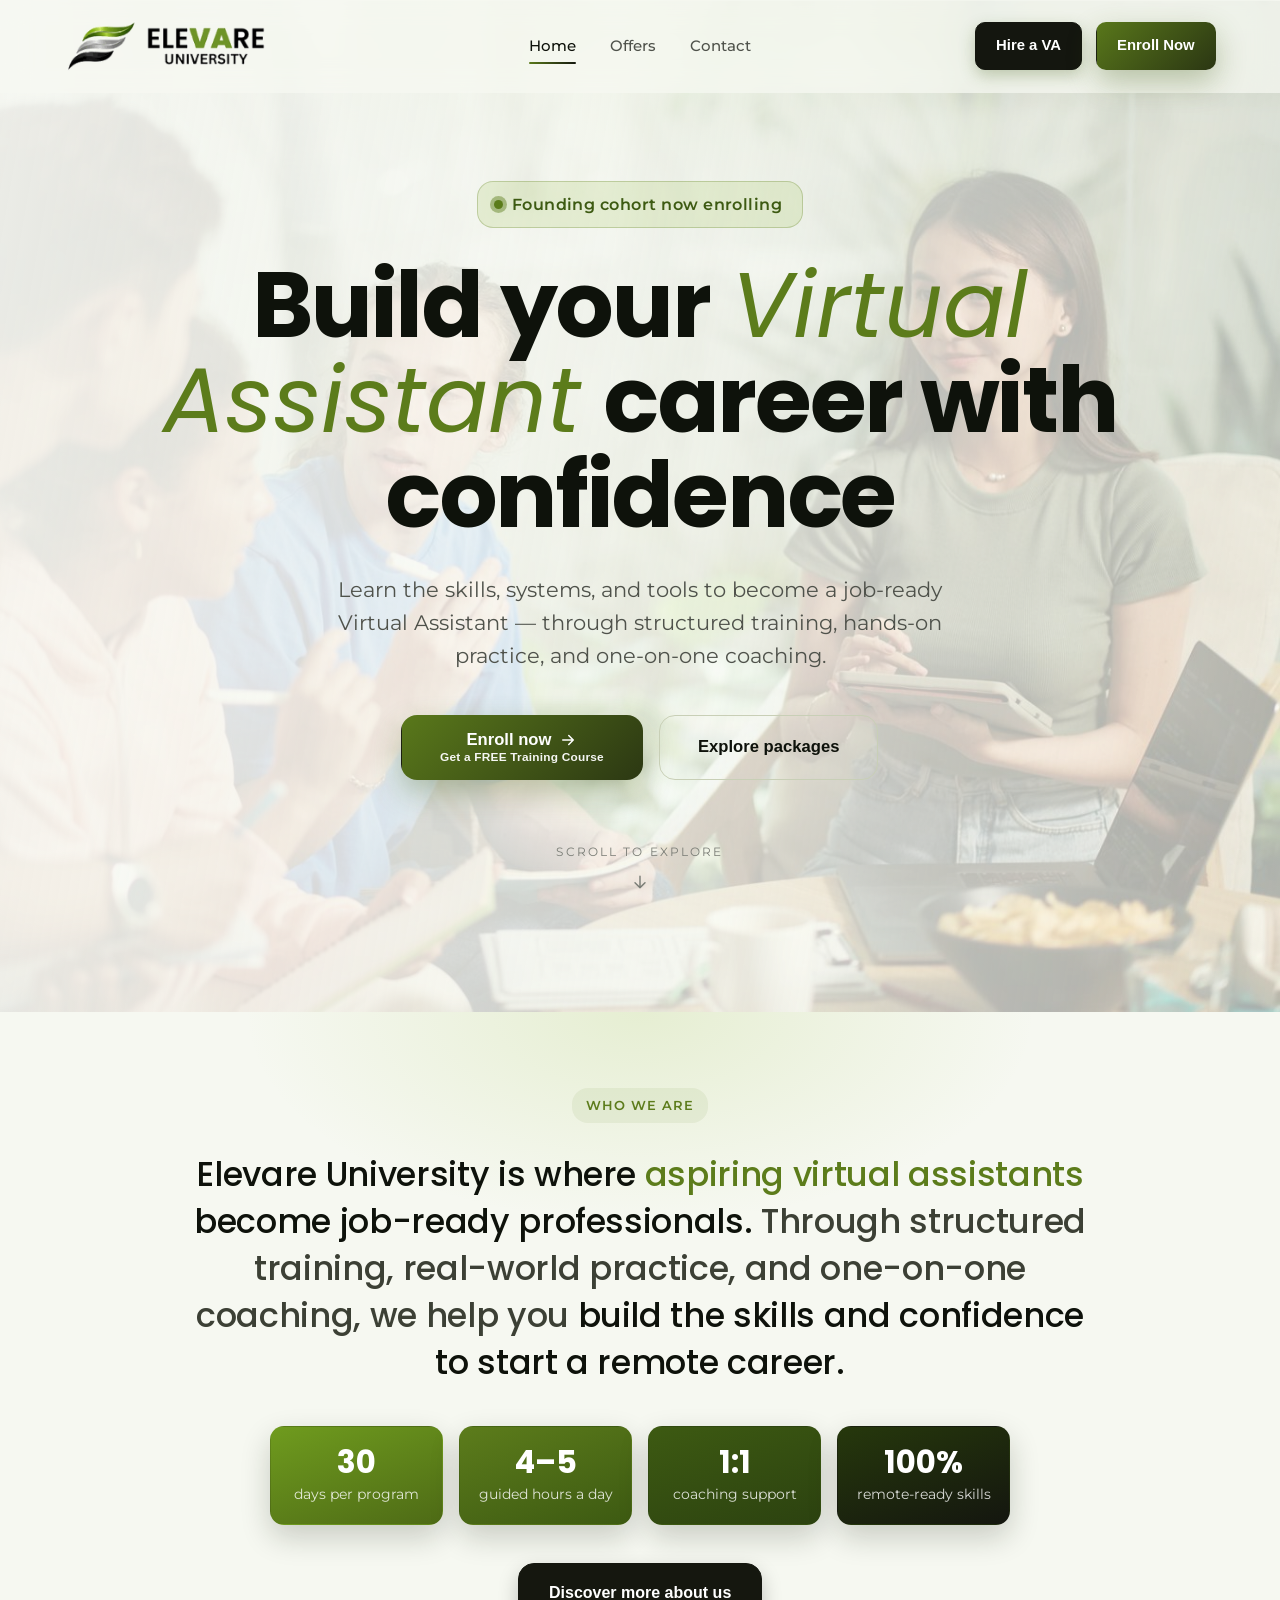
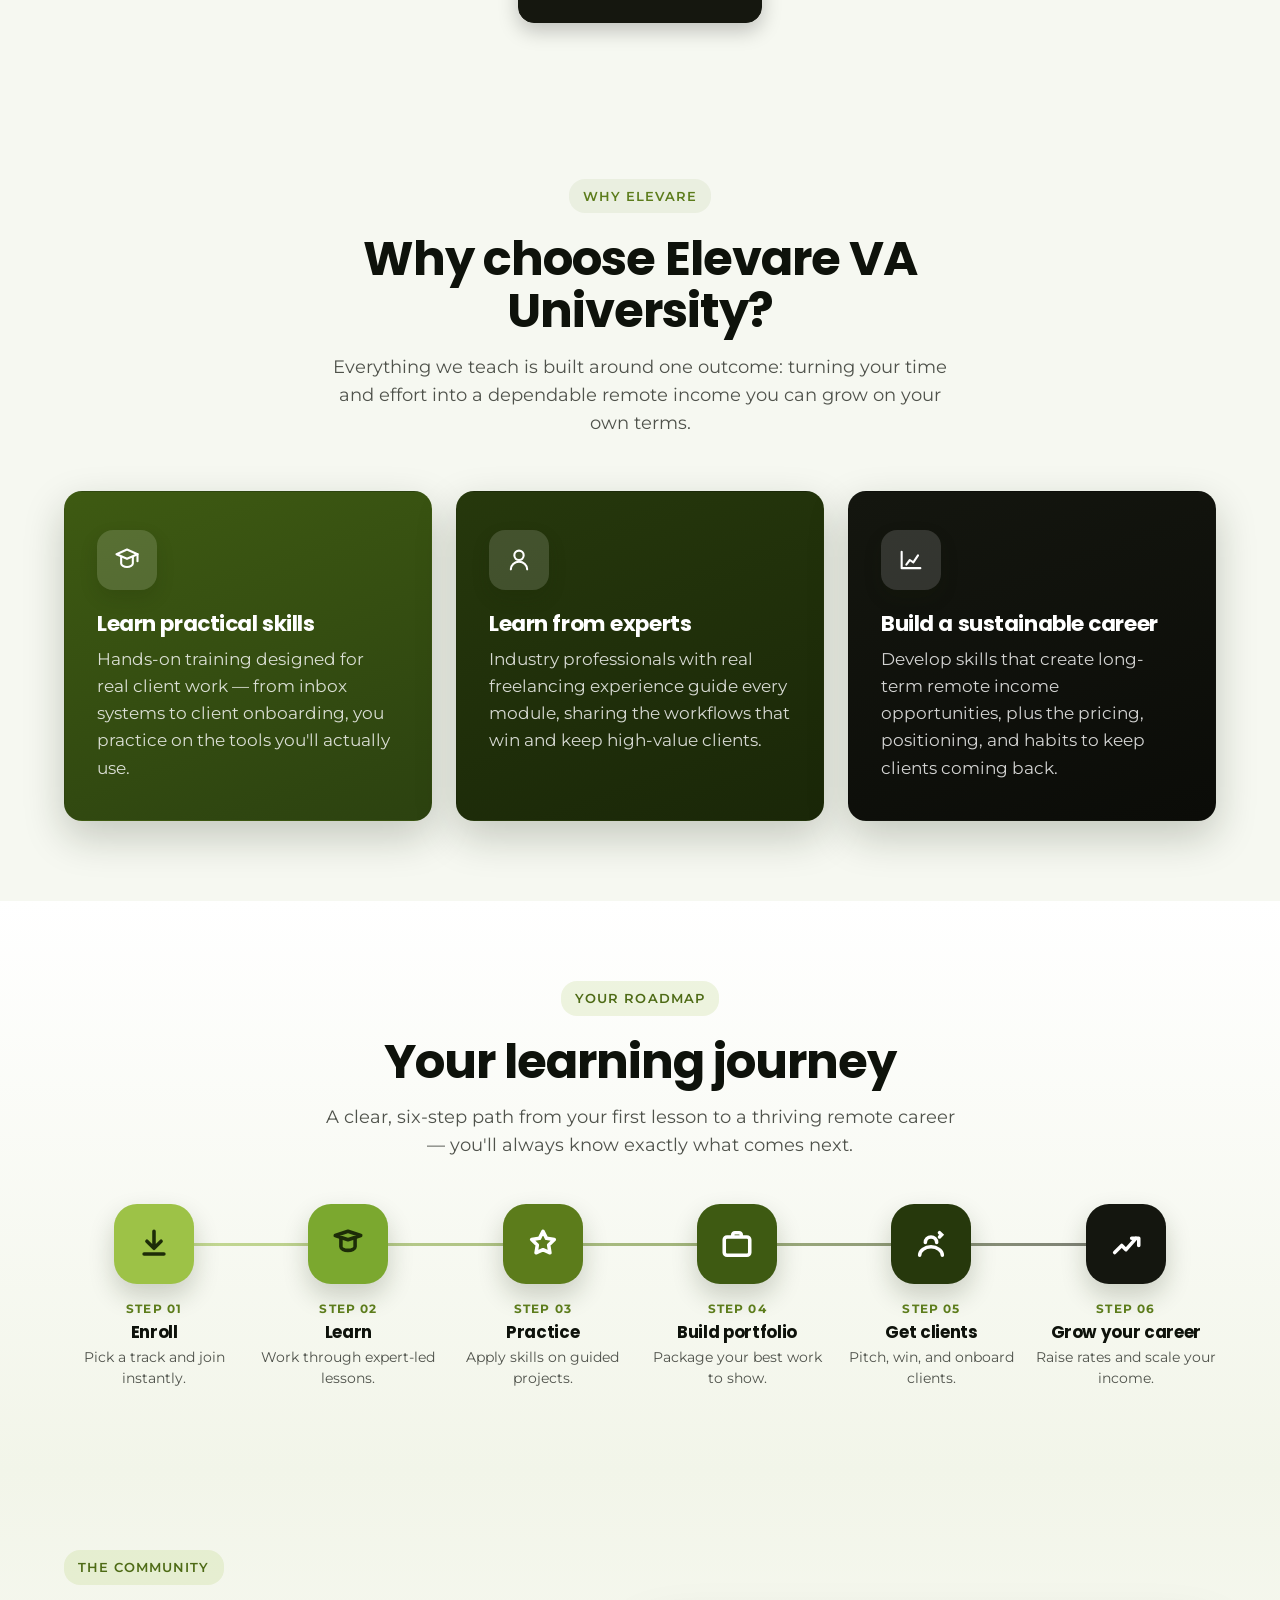
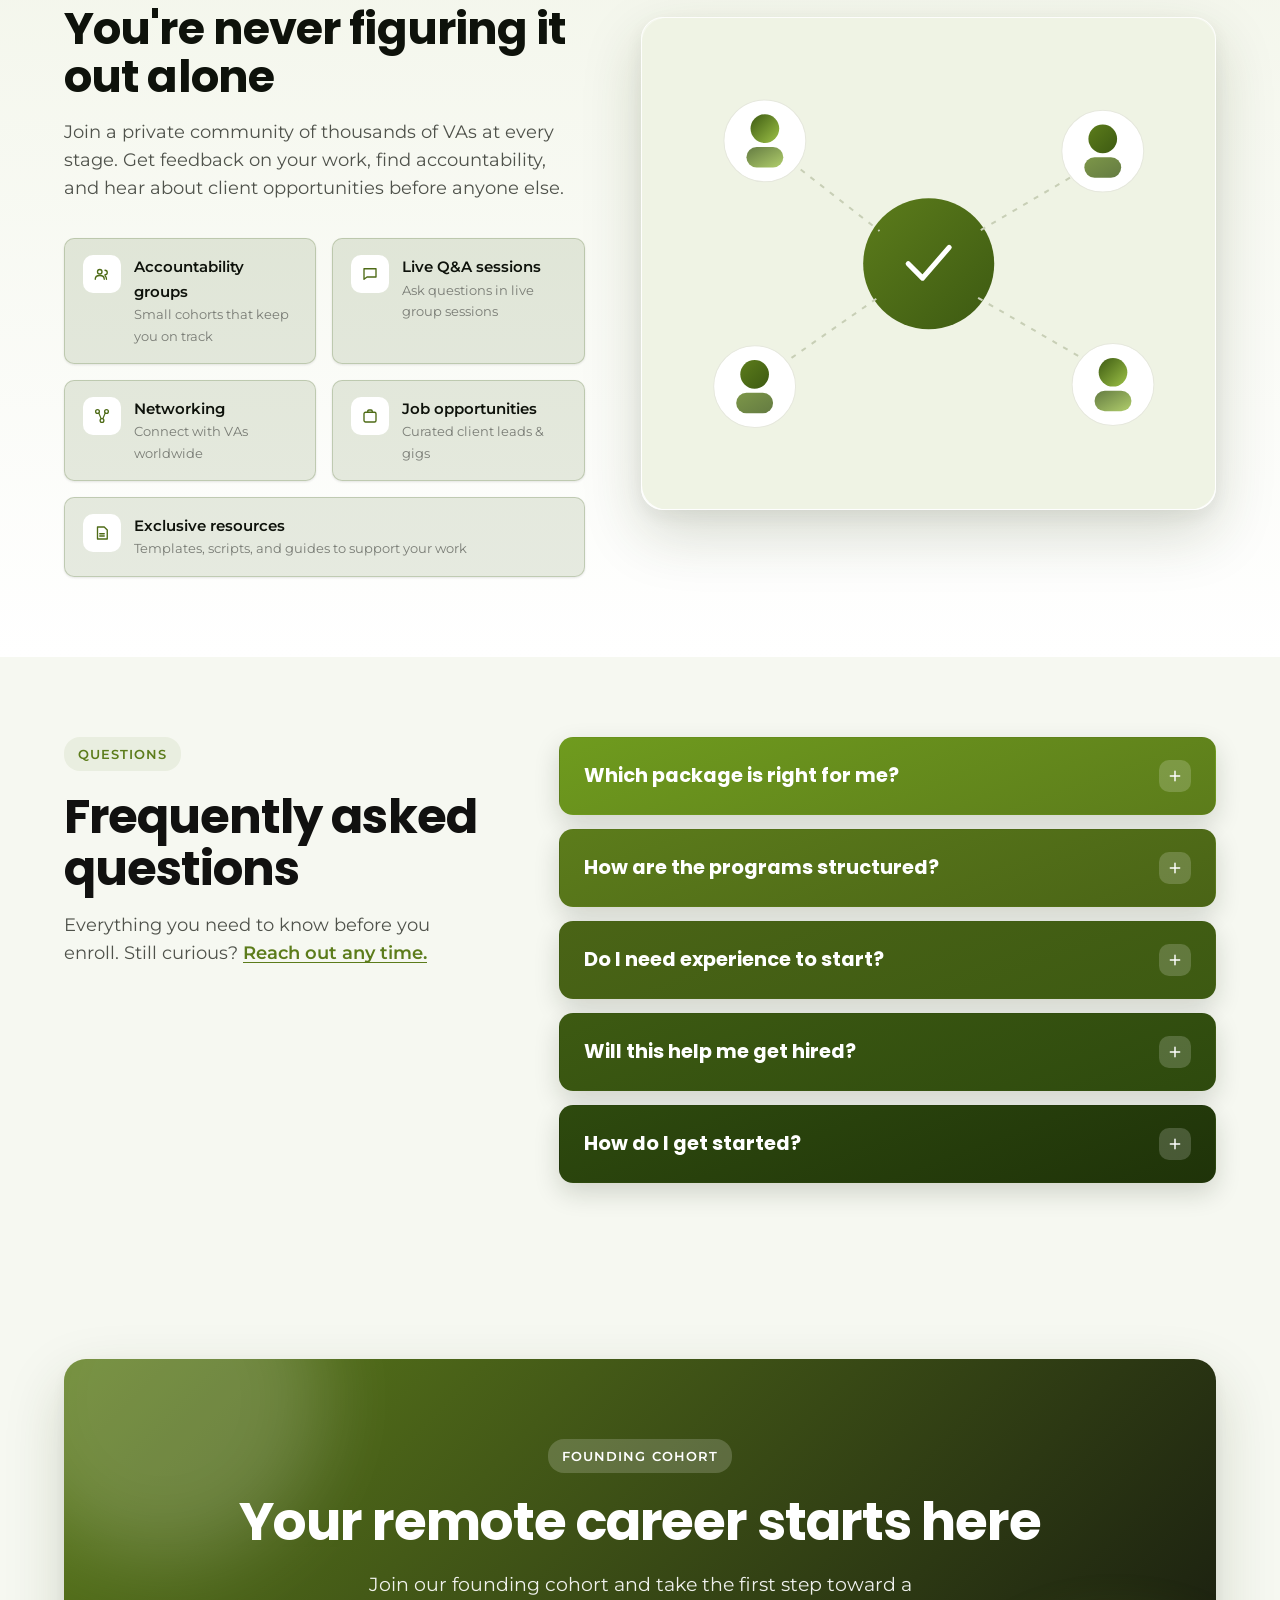
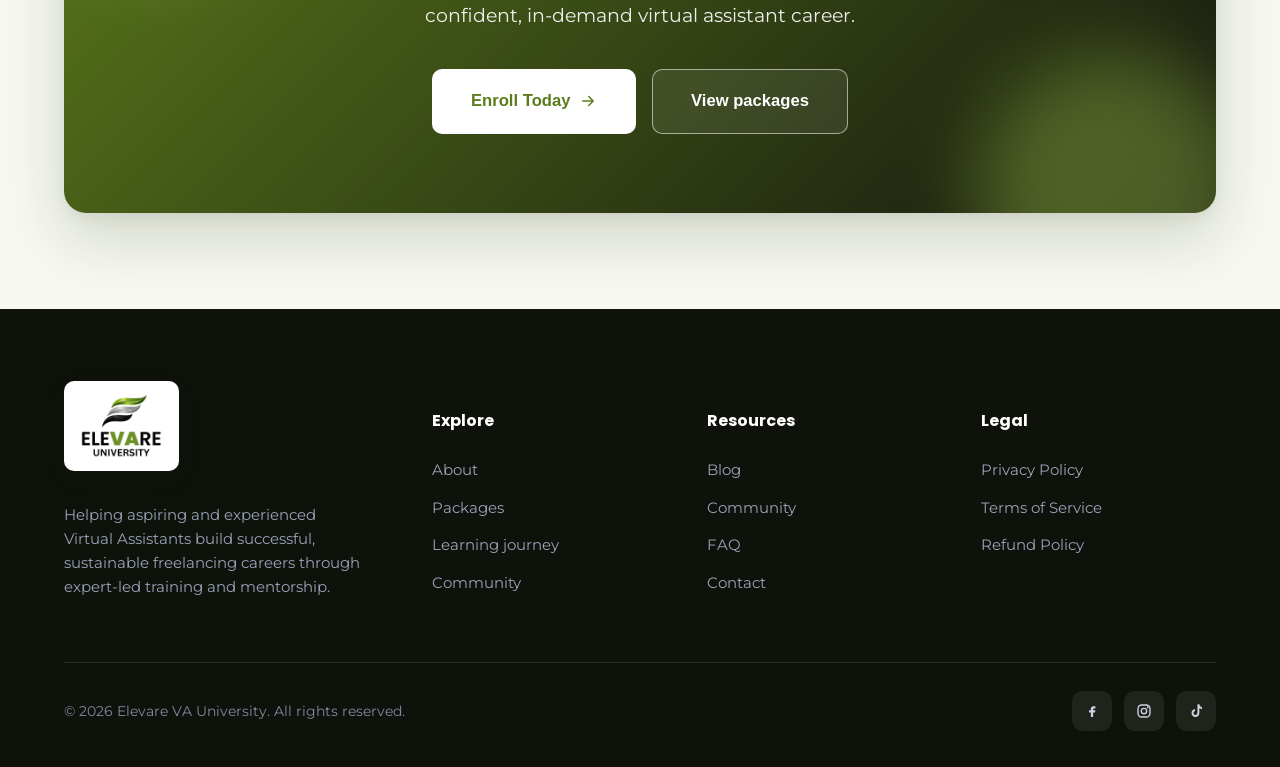
<file: index.html>
<!DOCTYPE html>
<html lang="en" data-radius="soft" data-home="1">
<head>
<meta charset="UTF-8" />
<meta name="viewport" content="width=device-width, initial-scale=1.0" />
<title>Elevare University — Build Your Virtual Assistant Career with Confidence</title>
<meta name="description" content="Learn the skills, systems, and tools to become a job-ready Virtual Assistant through structured training and one-on-one coaching at Elevare University." />
<link rel="icon" type="image/png" href="[data-uri]" />
<link rel="preconnect" href="https://fonts.googleapis.com" />
<link rel="preconnect" href="https://fonts.gstatic.com" crossorigin />
<link href="https://fonts.googleapis.com/css2?family=Poppins:ital,wght@0,400;0,500;0,600;0,700;0,800;1,400;1,500;1,600;1,700&family=Montserrat:ital,wght@0,400;0,500;0,600;0,700;1,400;1,500&display=swap" rel="stylesheet" />
<link href="https://fonts.cdnfonts.com/css/garet" rel="stylesheet" />
<link rel="stylesheet" href="style.css">
  <style>
    .hero::before { background-image: url("[data-uri]"); }
  </style>
</head>
<body class="page-home">
<!-- ============ NAV ============ -->
<header class="nav" id="nav">
  <div class="wrap nav-inner">
    <a class="brand" href="index.html" aria-label="Elevare University home">
      <span class="brand-chip"><img class="brand-logo" src="[data-uri]" alt="Elevare University" /></span>
    </a>
    <nav class="nav-links" aria-label="Primary">
      <a class="link active" href="index.html">Home</a>
      <a class="link" href="offers.html">Offers</a>
      <a class="link" href="contact.html">Contact</a>
    </nav>
    <div class="nav-cta">
      <a class="btn btn-hire" href="hire.html">Hire a VA</a>
      <a class="btn btn-primary" href="contact.html">Enroll Now</a>
      <button class="menu-toggle" id="menuToggle" aria-label="Open menu" aria-expanded="false">
        <svg width="22" height="22" viewBox="0 0 24 24" fill="none"><path d="M4 7h16M4 12h16M4 17h16" stroke="currentColor" stroke-width="2" stroke-linecap="round"/></svg>
      </button>
    </div>
  </div>
</header>
<div class="mobile-menu" id="mobileMenu">
  <a href="index.html">Home</a>
  <a href="offers.html">Offers</a>
  <a href="contact.html">Contact</a>
  <a href="hire.html">Hire a VA</a>
  <a class="btn btn-primary" href="contact.html">Enroll Now</a>
</div>

<span id="top"></span>
<!-- ============ HERO ============ -->
<section class="hero">
  <div class="wrap">
    <div class="hero-inner">
      <div class="hero-copy">
      <a class="hero-hook reveal" href="contact.html"><span class="pulse-dot" aria-hidden="true"></span> Founding cohort now enrolling</a>
      <h1 class="hero-title reveal d1">Build your <em>Virtual Assistant</em> career with confidence</h1>
      <p class="hero-sub reveal d2">Learn the skills, systems, and tools to become a job-ready Virtual Assistant &mdash; through structured training, hands-on practice, and one-on-one coaching.</p>
      <div class="hero-ctas reveal d3">
        <a class="btn btn-primary btn-pill btn-enroll" href="contact.html"><span class="be-main">Enroll now <svg width="18" height="18" viewBox="0 0 24 24" fill="none"><path d="M5 12h14M13 6l6 6-6 6" stroke="#fff" stroke-width="2" stroke-linecap="round" stroke-linejoin="round"/></svg></span><span class="be-sub">Get a FREE Training Course</span></a>
        <a class="btn btn-pill-outline" href="offers.html">Explore packages</a>
      </div>
      <div class="scroll-cue reveal" aria-hidden="true">Scroll to explore
        <svg width="20" height="20" viewBox="0 0 24 24" fill="none"><path d="M12 5v14M6 13l6 6 6-6" stroke="currentColor" stroke-width="1.7" stroke-linecap="round" stroke-linejoin="round"/></svg>
      </div>
      </div>
      <div class="hero-show reveal d3" aria-hidden="true">
        <div class="hs-card">
          <div class="hs-k">3</div>
          <div class="hs-l">programs &mdash; Faith, Family &amp; Freedom</div>
        </div>
        <div class="hs-card hs-accent">
          <div class="hs-k">100%</div>
          <div class="hs-l">Remote-ready skills</div>
        </div>
        <div class="hs-card">
          <div class="hs-k">30 days</div>
          <div class="hs-l">Structured program &middot; 4&ndash;5 hrs/day</div>
        </div>
        <div class="hs-card">
          <div class="hs-k">1:1</div>
          <div class="hs-l">Coaching &amp; mentorship</div>
        </div>
      </div>
    </div>
  </div>
</section>


<!-- ============ STATEMENT ============ -->
<section class="statement">
  <div class="stmt-glow" aria-hidden="true"></div>
  <div class="wrap">
    <span class="eyebrow reveal" style="display:inline-block;margin-bottom:6px;">Who we are</span>
    <p class="big-statement reveal d1">Elevare University is where <span class="accent">aspiring virtual assistants</span> become job-ready professionals. <span class="muted">Through structured training, real-world practice, and one-on-one coaching, we help you</span> build the skills and confidence to start a remote career.</p>
    <div class="stmt-facts reveal d2">
      <div class="sfact"><span class="sfact-n">30</span><span class="sfact-l">days per program</span></div>
      <div class="sfact"><span class="sfact-n">4&ndash;5</span><span class="sfact-l">guided hours a day</span></div>
      <div class="sfact"><span class="sfact-n">1:1</span><span class="sfact-l">coaching support</span></div>
      <div class="sfact"><span class="sfact-n">100%</span><span class="sfact-l">remote-ready skills</span></div>
    </div>
    <a class="btn btn-pill-outline btn-discover reveal d3" href="#about">Discover more about us</a>
  </div>
</section>


<!-- ============ ABOUT ============ -->
<section class="section" id="about">
  <div class="wrap">
    <div class="section-head center reveal">
      <span class="eyebrow">Why Elevare</span>
      <h2>Why choose Elevare VA University?</h2>
      <p>Everything we teach is built around one outcome: turning your time and effort into a dependable remote income you can grow on your own terms.</p>
    </div>
    <div class="feature-grid">
      <div class="feature-card reveal">
        <div class="feature-icn"><svg width="28" height="28" viewBox="0 0 24 24" fill="none"><path d="M3 7l9-4 9 4-9 4-9-4Z" stroke="#5C7C1B" stroke-width="1.8" stroke-linejoin="round"/><path d="M7 9.5V15c0 1.5 2.2 3 5 3s5-1.5 5-3V9.5" stroke="#5C7C1B" stroke-width="1.8" stroke-linecap="round" stroke-linejoin="round"/><path d="M21 7v6" stroke="#5C7C1B" stroke-width="1.8" stroke-linecap="round"/></svg></div>
        <h3>Learn practical skills</h3>
        <p>Hands-on training designed for real client work — from inbox systems to client onboarding, you practice on the tools you'll actually use.</p>
      </div>
      <div class="feature-card reveal d1">
        <div class="feature-icn"><svg width="28" height="28" viewBox="0 0 24 24" fill="none"><circle cx="12" cy="8" r="4" stroke="#3D5A12" stroke-width="1.8"/><path d="M5 20c0-3.6 3.1-6.5 7-6.5s7 2.9 7 6.5" stroke="#3D5A12" stroke-width="1.8" stroke-linecap="round"/></svg></div>
        <h3>Learn from experts</h3>
        <p>Industry professionals with real freelancing experience guide every module, sharing the workflows that win and keep high-value clients.</p>
      </div>
      <div class="feature-card reveal d2">
        <div class="feature-icn"><svg width="28" height="28" viewBox="0 0 24 24" fill="none"><path d="M4 19V5M4 19h16" stroke="#4E6B16" stroke-width="1.8" stroke-linecap="round"/><path d="M8 16l3-4 3 2 4-6" stroke="#4E6B16" stroke-width="1.8" stroke-linecap="round" stroke-linejoin="round"/></svg></div>
        <h3>Build a sustainable career</h3>
        <p>Develop skills that create long-term remote income opportunities, plus the pricing, positioning, and habits to keep clients coming back.</p>
      </div>
    </div>
  </div>
</section>


<!-- ============ LEARNING JOURNEY ============ -->
<section class="section journey" id="journey">
  <div class="wrap">
    <div class="section-head center reveal">
      <span class="eyebrow teal">Your roadmap</span>
      <h2>Your learning journey</h2>
      <p>A clear, six-step path from your first lesson to a thriving remote career — you'll always know exactly what comes next.</p>
    </div>
    <div class="journey-track reveal">
      <div class="journey-line" aria-hidden="true"></div>
      <ol class="journey-steps" style="list-style:none;padding:0;margin:0;" id="journeySteps"></ol>
    </div>
  </div>
</section>


<!-- ============ COMMUNITY ============ -->
<section class="section community" id="community">
  <div class="wrap community-grid">
    <div class="reveal">
      <span class="eyebrow teal">The community</span>
      <h2 style="font-size:clamp(2rem,3.6vw,2.8rem);">You're never figuring it out alone</h2>
      <p style="color:var(--ink-2);font-size:1.1rem;margin-top:16px;">Join a private community of thousands of VAs at every stage. Get feedback on your work, find accountability, and hear about client opportunities before anyone else.</p>
      <div class="comm-features">
        <div class="comm-feature"><span class="ci"><svg width="18" height="18" viewBox="0 0 24 24" fill="none"><circle cx="9" cy="9" r="3" stroke="#4E6B16" stroke-width="1.8"/><path d="M3 19c0-3 2.7-5 6-5s6 2 6 5" stroke="#4E6B16" stroke-width="1.8" stroke-linecap="round"/><path d="M16 7a3 3 0 010 6M18 19c0-2-.8-3.6-2-4.6" stroke="#4E6B16" stroke-width="1.8" stroke-linecap="round"/></svg></span><div><div class="ct">Accountability groups</div><div class="cs">Small cohorts that keep you on track</div></div></div>
        <div class="comm-feature"><span class="ci"><svg width="18" height="18" viewBox="0 0 24 24" fill="none"><path d="M4 5h16v11H8l-4 3V5Z" stroke="#4E6B16" stroke-width="1.8" stroke-linejoin="round"/></svg></span><div><div class="ct">Live Q&amp;A sessions</div><div class="cs">Ask questions in live group sessions</div></div></div>
        <div class="comm-feature"><span class="ci"><svg width="18" height="18" viewBox="0 0 24 24" fill="none"><circle cx="6" cy="6" r="2.5" stroke="#4E6B16" stroke-width="1.8"/><circle cx="18" cy="6" r="2.5" stroke="#4E6B16" stroke-width="1.8"/><circle cx="12" cy="18" r="2.5" stroke="#4E6B16" stroke-width="1.8"/><path d="M7.5 7.5L11 16M16.5 7.5L13 16" stroke="#4E6B16" stroke-width="1.6"/></svg></span><div><div class="ct">Networking</div><div class="cs">Connect with VAs worldwide</div></div></div>
        <div class="comm-feature"><span class="ci"><svg width="18" height="18" viewBox="0 0 24 24" fill="none"><rect x="4" y="7" width="16" height="13" rx="2" stroke="#4E6B16" stroke-width="1.8"/><path d="M9 7V5.5C9 4.7 9.7 4 10.5 4h3c.8 0 1.5.7 1.5 1.5V7" stroke="#4E6B16" stroke-width="1.8"/></svg></span><div><div class="ct">Job opportunities</div><div class="cs">Curated client leads &amp; gigs</div></div></div>
        <div class="comm-feature" style="grid-column:1/-1;"><span class="ci"><svg width="18" height="18" viewBox="0 0 24 24" fill="none"><path d="M6 4h9l4 4v12H6V4Z" stroke="#4E6B16" stroke-width="1.8" stroke-linejoin="round"/><path d="M9 13h6M9 16h6" stroke="#4E6B16" stroke-width="1.8" stroke-linecap="round"/></svg></span><div><div class="ct">Exclusive resources</div><div class="cs">Templates, scripts, and guides to support your work</div></div></div>
      </div>
    </div>
    <div class="community-visual reveal d1">
      <svg viewBox="0 0 560 480" width="100%" role="img" aria-label="Illustration of a collaborating online community">
        <defs>
          <linearGradient id="cg1" x1="0" y1="0" x2="1" y2="1"><stop offset="0" stop-color="#5C7C1B"/><stop offset="1" stop-color="#3D5A12"/></linearGradient>
          <linearGradient id="cg2" x1="0" y1="0" x2="1" y2="1"><stop offset="0" stop-color="#3D5A12"/><stop offset="1" stop-color="#9DC247"/></linearGradient>
        </defs>
        <rect x="0" y="0" width="560" height="480" rx="24" fill="#EFF3E4"/>
        <circle cx="280" cy="240" r="64" fill="url(#cg1)"/>
        <path d="M260 240l14 14 26-30" stroke="#fff" stroke-width="5" stroke-linecap="round" stroke-linejoin="round" fill="none"/>
        <!-- orbiting member avatars -->
        <g>
          <circle cx="120" cy="120" r="40" fill="#fff" stroke="#E6E8DD"/><circle cx="120" cy="108" r="14" fill="url(#cg2)"/><rect x="102" y="126" width="36" height="20" rx="10" fill="url(#cg2)" opacity="0.8"/>
          <circle cx="450" cy="130" r="40" fill="#fff" stroke="#E6E8DD"/><circle cx="450" cy="118" r="14" fill="url(#cg1)"/><rect x="432" y="136" width="36" height="20" rx="10" fill="url(#cg1)" opacity="0.8"/>
          <circle cx="110" cy="360" r="40" fill="#fff" stroke="#E6E8DD"/><circle cx="110" cy="348" r="14" fill="url(#cg1)"/><rect x="92" y="366" width="36" height="20" rx="10" fill="url(#cg1)" opacity="0.8"/>
          <circle cx="460" cy="358" r="40" fill="#fff" stroke="#E6E8DD"/><circle cx="460" cy="346" r="14" fill="url(#cg2)"/><rect x="442" y="364" width="36" height="20" rx="10" fill="url(#cg2)" opacity="0.8"/>
        </g>
        <g stroke="#C8CFB6" stroke-width="2" stroke-dasharray="5 7">
          <line x1="155" y1="148" x2="232" y2="208"/><line x1="418" y1="156" x2="326" y2="210"/>
          <line x1="146" y1="332" x2="232" y2="272"/><line x1="426" y1="330" x2="326" y2="272"/>
        </g>
      </svg>
    </div>
  </div>
</section>


<!-- ============ FAQ ============ -->
<section class="section" id="faq">
  <div class="wrap faq-wrap">
    <div class="faq-head reveal">
      <span class="eyebrow">Questions</span>
      <h2>Frequently asked questions</h2>
      <p>Everything you need to know before you enroll. Still curious? <a href="contact.html">Reach out any time.</a></p>
    </div>
    <div class="faq-list" id="faqList"></div>
  </div>
</section>


<!-- ============ FINAL CTA ============ -->
<section class="final-cta" id="enroll">
  <div class="wrap">
    <div class="cta-box reveal">
      <div class="blob" style="width:320px;height:320px;background:#fff;opacity:0.18;top:-120px;left:-60px;"></div>
      <div class="blob" style="width:280px;height:280px;background:#9DC247;opacity:0.4;bottom:-120px;right:-40px;"></div>
      <div style="position:relative;z-index:2;">
        <span class="eyebrow" style="background:rgba(255,255,255,0.18);color:#fff;">Founding cohort</span>
        <h2>Your remote career starts here</h2>
        <p>Join our founding cohort and take the first step toward a confident, in-demand virtual assistant career.</p>
        <div class="hero-ctas">
          <a class="btn btn-light" href="contact.html">Enroll Today
            <svg width="18" height="18" viewBox="0 0 24 24" fill="none"><path d="M5 12h14M13 6l6 6-6 6" stroke="#5C7C1B" stroke-width="2" stroke-linecap="round" stroke-linejoin="round"/></svg>
          </a>
          <a class="btn btn-outline-light" href="offers.html">View packages</a>
        </div>
      </div>
    </div>
  </div>
</section>


<!-- ============ FOOTER ============ -->
<footer class="ft">
  <div class="wrap">
    <div class="ft-top">
      <div>
        <a class="ft-logo-chip" href="index.html" aria-label="Elevare University home">
          <img src="[data-uri]" alt="Elevare University" />
        </a>
        <p class="ft-blurb">Helping aspiring and experienced Virtual Assistants build successful, sustainable freelancing careers through expert-led training and mentorship.</p>
      </div>
      <div class="ft-col">
        <h5>Explore</h5>
        <a href="index.html#about">About</a>
        <a href="offers.html">Packages</a>
        <a href="index.html#journey">Learning journey</a>
        <a href="index.html#community">Community</a>
      </div>
      <div class="ft-col">
        <h5>Resources</h5>
        <a href="#">Blog</a>
        <a href="index.html#community">Community</a>
        <a href="index.html#faq">FAQ</a>
        <a href="contact.html">Contact</a>
      </div>
      <div class="ft-col">
        <h5>Legal</h5>
        <a href="#">Privacy Policy</a>
        <a href="#">Terms of Service</a>
        <a href="#">Refund Policy</a>
      </div>
    </div>
    <div class="ft-bottom">
      <small>© 2026 Elevare VA University. All rights reserved.</small>
      <div class="ft-social">
        <a href="#" aria-label="Facebook"><svg width="18" height="18" viewBox="0 0 24 24" fill="currentColor"><path d="M14 8.5h2.5V5.5H14c-2.2 0-3.5 1.4-3.5 3.6V11H8v3h2.5v6h3v-6H16l.5-3h-3V9.3c0-.6.3-.8.9-.8Z"/></svg></a>
        <a href="#" aria-label="Instagram"><svg width="18" height="18" viewBox="0 0 24 24" fill="none"><rect x="4" y="4" width="16" height="16" rx="5" stroke="currentColor" stroke-width="1.8"/><circle cx="12" cy="12" r="3.6" stroke="currentColor" stroke-width="1.8"/><circle cx="17" cy="7" r="1.2" fill="currentColor"/></svg></a>
        <a href="#" aria-label="TikTok"><svg width="18" height="18" viewBox="0 0 24 24" fill="currentColor"><path d="M16.5 3c.3 2 1.6 3.6 3.5 3.9v2.6c-1.3 0-2.5-.4-3.5-1.1v6.1c0 3-2.2 5.5-5.2 5.5S6 17.5 6 14.6c0-2.7 2-5 4.7-5.3v2.7c-1.2.3-2 1.3-2 2.6 0 1.5 1.1 2.6 2.6 2.6s2.6-1.2 2.6-2.8V3h2.6Z"/></svg></a>
      </div>
    </div>
  </div>
</footer>


<script>
(function () {
  'use strict';
  var reduce = window.matchMedia('(prefers-reduced-motion: reduce)').matches;

  /* ---- Journey ---- */
  var jsteps = [
    {n:'Step 01', t:'Enroll', d:'Pick a track and join instantly.', icn:'<svg width="28" height="28" viewBox="0 0 24 24" fill="none"><path d="M12 3v12M7 10l5 5 5-5" stroke="#5C7C1B" stroke-width="2" stroke-linecap="round" stroke-linejoin="round"/><path d="M5 19h14" stroke="#5C7C1B" stroke-width="2" stroke-linecap="round"/></svg>'},
    {n:'Step 02', t:'Learn', d:'Work through expert-led lessons.', icn:'<svg width="28" height="28" viewBox="0 0 24 24" fill="none"><path d="M3 6l9-3 9 3-9 3-9-3Z" stroke="#3D5A12" stroke-width="2" stroke-linejoin="round"/><path d="M7 8v6c0 1.4 2.2 2.5 5 2.5s5-1.1 5-2.5V8" stroke="#3D5A12" stroke-width="2" stroke-linecap="round"/></svg>'},
    {n:'Step 03', t:'Practice', d:'Apply skills on guided projects.', icn:'<svg width="28" height="28" viewBox="0 0 24 24" fill="none"><path d="M12 3l2.5 5 5.5.8-4 3.9.9 5.5L12 16l-4.9 2.2.9-5.5L4 8.8 9.5 8 12 3Z" stroke="#9DC247" stroke-width="2" stroke-linejoin="round"/></svg>'},
    {n:'Step 04', t:'Build portfolio', d:'Package your best work to show.', icn:'<svg width="28" height="28" viewBox="0 0 24 24" fill="none"><rect x="3" y="7" width="18" height="13" rx="2" stroke="#5C7C1B" stroke-width="2"/><path d="M9 7V5.5C9 4.7 9.7 4 10.5 4h3c.8 0 1.5.7 1.5 1.5V7" stroke="#5C7C1B" stroke-width="2"/></svg>'},
    {n:'Step 05', t:'Get clients', d:'Pitch, win, and onboard clients.', icn:'<svg width="28" height="28" viewBox="0 0 24 24" fill="none"><path d="M16 11a4 4 0 10-8 0M4 20c0-3.3 3.6-6 8-6s8 2.7 8 6" stroke="#3D5A12" stroke-width="2" stroke-linecap="round"/><path d="M18 4l1.5 1.5L18 7" stroke="#3D5A12" stroke-width="1.8" stroke-linecap="round"/></svg>'},
    {n:'Step 06', t:'Grow your career', d:'Raise rates and scale your income.', icn:'<svg width="28" height="28" viewBox="0 0 24 24" fill="none"><path d="M4 18l5-5 3 3 7-8" stroke="#22C55E" stroke-width="2" stroke-linecap="round" stroke-linejoin="round"/><path d="M16 8h5v5" stroke="#22C55E" stroke-width="2" stroke-linecap="round" stroke-linejoin="round"/></svg>'}
  ];
  var jcolors = ['#9DC247', '#7BA82F', '#5C7C1B', '#3E5A12', '#26380C', '#14160F'];
  var js = document.getElementById('journeySteps');
  if (js) jsteps.forEach(function (s, n) {
    var li = document.createElement('li');
    li.className = 'jstep reveal' + (n ? ' d' + Math.min(n,3) : '');
    li.innerHTML = '<div class="node" style="background:' + (jcolors[n] || '#5C7C1B') + '">' + s.icn + '</div><div class="step-n">' + s.n + '</div><h4>' + s.t + '</h4><p>' + s.d + '</p>';
    js.appendChild(li);
  });

  /* ---- FAQ ---- */
  var faqs = [
    {q:'Which package is right for me?', a:'Faith Elevation builds job-readiness with resume, interview prep, and English foundations. Family Elevation covers the full range of in-demand VA skills. Freedom Elevation focuses on real experience through an internship, coaching, and application support.'},
    {q:'How are the programs structured?', a:'Every package runs for 30 days at around 4\u20135 hours per day, blending guided training with hands-on practice.'},
    {q:'Do I need experience to start?', a:'No. Faith Elevation begins with the fundamentals \u2014 including Basic English 101, resume building, and a mock interview \u2014 so beginners can build confidence from day one.'},
    {q:'Will this help me get hired?', a:'Freedom Elevation is built around getting you working: an internship, one-on-one coaching, application guidance, and a polished online job profile.'},
    {q:'How do I get started?', a:'Use the enroll button to reach out, and we will help you choose the right package and answer any questions you have.'}
  ];
  var fl = document.getElementById('faqList');
  if (fl) faqs.forEach(function (f, n) {
    var item = document.createElement('div'); item.className = 'faq-item reveal' + (n % 3 ? ' d' + (n % 3) : '');
    var id = 'faq-' + n;
    item.innerHTML =
      '<button class="faq-q" aria-expanded="false" aria-controls="' + id + '">' + f.q +
        '<span class="faq-icn" aria-hidden="true"><svg width="16" height="16" viewBox="0 0 24 24" fill="none"><path d="M12 5v14M5 12h14" stroke="currentColor" stroke-width="2.2" stroke-linecap="round"/></svg></span>' +
      '</button>' +
      '<div class="faq-a" id="' + id + '" role="region"><div class="faq-a-inner">' + f.a + '</div></div>';
    fl.appendChild(item);
    var btn = item.querySelector('.faq-q'), ans = item.querySelector('.faq-a');
    btn.addEventListener('click', function () {
      var open = item.classList.contains('open');
      // close others
      document.querySelectorAll('.faq-item.open').forEach(function (o) {
        if (o !== item) { o.classList.remove('open'); o.querySelector('.faq-q').setAttribute('aria-expanded', 'false'); o.querySelector('.faq-a').style.maxHeight = null; }
      });
      item.classList.toggle('open', !open);
      btn.setAttribute('aria-expanded', String(!open));
      ans.style.maxHeight = open ? null : ans.scrollHeight + 'px';
    });
  });

  /* ---- Scroll reveal ---- */
  var io = new IntersectionObserver(function (entries) {
    entries.forEach(function (e) {
      if (e.isIntersecting) { e.target.classList.add('in'); io.unobserve(e.target); }
    });
  }, { threshold: 0.15, rootMargin: '0px 0px -40px 0px' });
  document.querySelectorAll('.reveal').forEach(function (el) { io.observe(el); });

  /* ---- Nav scrolled state + mobile menu ---- */
  var nav = document.getElementById('nav');
  var heroEl = document.querySelector('.hero');
  function navState(){ var t = heroEl ? Math.max(heroEl.offsetHeight - 110, 12) : 12; nav.classList.toggle('scrolled', window.scrollY > t); }
  navState();
  window.addEventListener('scroll', navState, { passive: true });
  window.addEventListener('resize', navState);
  var mt = document.getElementById('menuToggle'), mm = document.getElementById('mobileMenu');
  mt.addEventListener('click', function () {
    var open = mm.classList.toggle('open');
    mt.setAttribute('aria-expanded', String(open));
  });
  mm.querySelectorAll('a').forEach(function (a) { a.addEventListener('click', function () { mm.classList.remove('open'); mt.setAttribute('aria-expanded', 'false'); }); });
  /* ---- Enrollment form -> Formspree ---- */
  var FORMSPREE_ENDPOINT = 'PASTE_YOUR_FORMSPREE_URL_HERE';
  var ENROLL_EMAIL = 'info.elevareuniversity@gmail.com';
  var enrollForm = document.getElementById('enrollForm');
  if (enrollForm) {
    enrollForm.addEventListener('submit', function (e) {
      e.preventDefault();
      var name = document.getElementById('cf-name');
      var email = document.getElementById('cf-email');
      var note = document.getElementById('formNote');
      var btn = enrollForm.querySelector('button[type=submit]');
      var emailRe = /^[^@\s]+@[^@\s]+\.[^@\s]+$/;
      var ok = true;
      [name, email].forEach(function (f) { f.classList.remove('invalid'); });
      if (!name.value.trim()) { name.classList.add('invalid'); ok = false; }
      if (!emailRe.test(email.value.trim())) { email.classList.add('invalid'); ok = false; }
      if (!ok) { note.className = 'form-note err'; note.textContent = 'Please add your name and a valid email so we can reach you.'; return; }
      var first = name.value.trim().split(' ')[0];
      var configured = /^https:\/\/formspree\.io\/f\//.test(FORMSPREE_ENDPOINT);
      note.className = 'form-note'; note.textContent = 'Sending\u2026'; btn.disabled = true;
      if (configured) {
        fetch(FORMSPREE_ENDPOINT, { method: 'POST', body: new FormData(enrollForm), headers: { 'Accept': 'application/json' } })
          .then(function (resp) {
            if (resp.ok) { note.className = 'form-note ok'; note.textContent = 'Thanks, ' + first + '! Your request has been sent \u2014 we\u2019ll be in touch soon.'; enrollForm.reset(); }
            else { btn.disabled = false; note.className = 'form-note err'; note.textContent = 'Sorry, something went wrong. Please email us at ' + ENROLL_EMAIL + '.'; }
          })
          .catch(function () { btn.disabled = false; note.className = 'form-note err'; note.textContent = 'Something went wrong. Please email us at ' + ENROLL_EMAIL + '.'; });
      } else {
        var phone = document.getElementById('cf-phone');
        var pkg = document.getElementById('cf-pkg');
        var msg = document.getElementById('cf-msg');
        var subject = encodeURIComponent('Enrollment request \u2014 ' + name.value.trim());
        var body = encodeURIComponent(['Name: ' + name.value.trim(), 'Email: ' + email.value.trim(), 'Phone: ' + (phone ? phone.value.trim() : ''), 'Package: ' + (pkg ? pkg.value : ''), '', 'Message:', (msg ? msg.value.trim() : '')].join('\n'));
        note.className = 'form-note ok'; note.textContent = 'Opening your email app to send your request to ' + ENROLL_EMAIL + '\u2026';
        window.location.href = 'mailto:' + ENROLL_EMAIL + '?subject=' + subject + '&body=' + body;
        btn.disabled = false;
      }
    });
  }
  /* ---- "Hire a VA" mode on the contact page (URL ends in #hire) ---- */
  function applyHireMode() {
    if (location.hash !== '#hire') return;
    var setHTML = function (id, html) { var el = document.getElementById(id); if (el) el.innerHTML = html; };
    setHTML('cIntroEyebrow', 'For businesses');
    setHTML('cIntroTitle', 'Hire a Virtual Assistant');
    setHTML('cIntroLead', 'Looking for a trained VA to support your business? Tell us what you need and we\u2019ll be in touch about people from Elevare who fit.');
    setHTML('cInfoEyebrow', 'Hire a VA');
    setHTML('cInfoTitle', 'Tell us what you need');
    setHTML('cInfoLead', 'Share a few details about the role and the hours, and we\u2019ll follow up with VAs who match.');
    var chk = '<svg width="15" height="15" viewBox="0 0 24 24" fill="none"><path d="M5 12l4.5 4.5L19 7" stroke="#B7E25A" stroke-width="2.4" stroke-linecap="round" stroke-linejoin="round"/></svg>';
    setHTML('cPoints',
      '<li><span class="cp-ic">' + chk + '</span> Work with trained virtual assistants</li>' +
      '<li><span class="cp-ic">' + chk + '</span> Tell us the role, tasks, and hours</li>' +
      '<li><span class="cp-ic">' + chk + '</span> We\u2019ll match and introduce you</li>');
    setHTML('cPkgLabel', 'What do you need help with?');
    var sel = document.getElementById('cf-pkg');
    if (sel) sel.innerHTML = '<option value="">Select one</option><option>Admin &amp; scheduling</option><option>Social media management</option><option>Customer support</option><option>Email &amp; marketing</option><option>Not sure / other</option>';
    setHTML('cSubmitText', 'Send hiring request');
    var subj = document.getElementById('cSubject');
    if (subj) subj.value = 'Hire a VA request \u2014 Elevare University';
  }
  applyHireMode();
  window.addEventListener('hashchange', applyHireMode);

})();
</script>
</body>
</html>
</file>
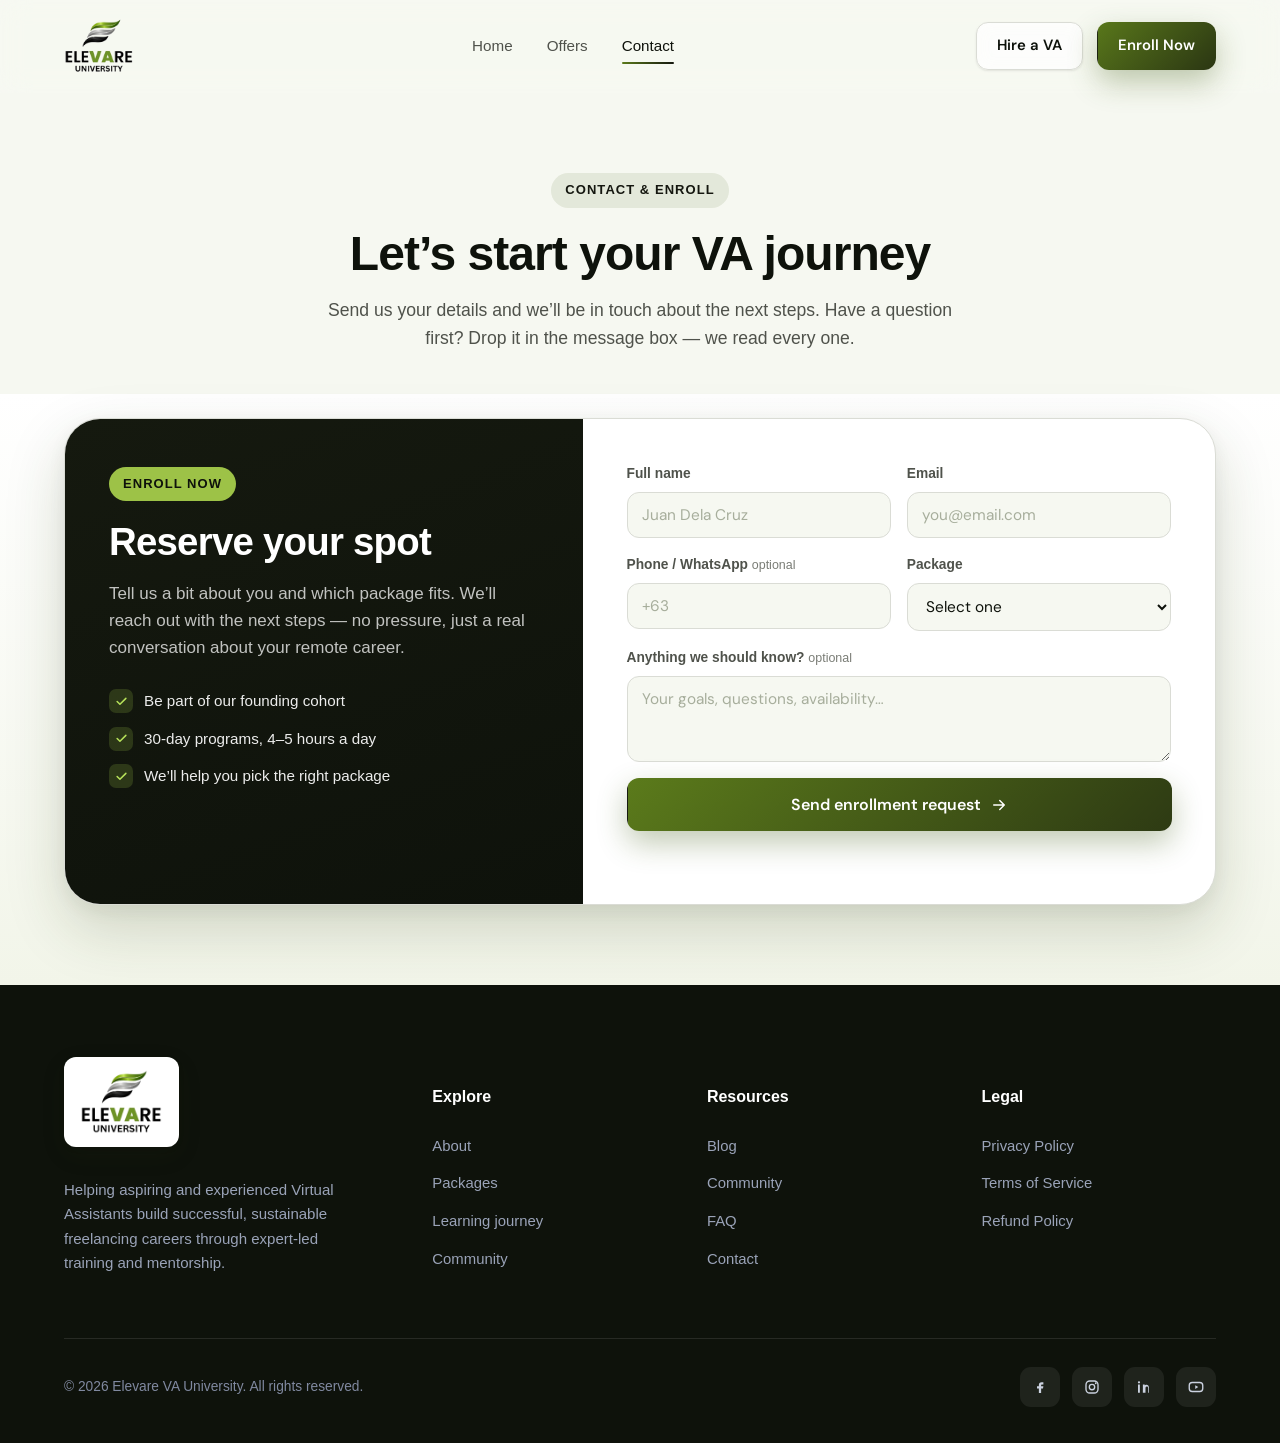
<file: contact.html>
<!DOCTYPE html>
<html lang="en">
<head>
<meta charset="UTF-8" />
<meta name="viewport" content="width=device-width, initial-scale=1.0" />
<title>Contact & Enroll — Elevare University</title>
<meta name="description" content="Enroll at Elevare University or ask a question. Tell us about you and the package you want, and we will guide you from there." />
<link rel="icon" type="image/png" href="[data-uri]" />
<link rel="preconnect" href="https://fonts.googleapis.com" />
<link rel="preconnect" href="https://fonts.gstatic.com" crossorigin />
<link href="https://fonts.googleapis.com/css2?family=DM+Sans:opsz,wght@9..40,400..700&family=DM+Serif+Display:ital@0;1&display=swap" rel="stylesheet" />
<link href="https://fonts.cdnfonts.com/css/garet" rel="stylesheet" />
<link rel="stylesheet" href="style.css">
</head>
<body>
<!-- ============ NAV ============ -->
<header class="nav" id="nav">
  <div class="wrap nav-inner">
    <a class="brand" href="index.html" aria-label="Elevare University home">
      <span class="brand-chip"><img class="brand-logo" src="[data-uri]" alt="Elevare University" /></span>
    </a>
    <nav class="nav-links" aria-label="Primary">
      <a class="link" href="index.html">Home</a>
      <a class="link" href="offers.html">Offers</a>
      <a class="link active" href="contact.html">Contact</a>
    </nav>
    <div class="nav-cta">
      <a class="btn btn-ghost" href="contact.html#hire">Hire a VA</a>
      <a class="btn btn-primary" href="contact.html">Enroll Now</a>
      <button class="menu-toggle" id="menuToggle" aria-label="Open menu" aria-expanded="false">
        <svg width="22" height="22" viewBox="0 0 24 24" fill="none"><path d="M4 7h16M4 12h16M4 17h16" stroke="currentColor" stroke-width="2" stroke-linecap="round"/></svg>
      </button>
    </div>
  </div>
</header>
<div class="mobile-menu" id="mobileMenu">
  <a href="index.html">Home</a>
  <a href="offers.html">Offers</a>
  <a href="contact.html">Contact</a>
  <a href="contact.html#hire">Hire a VA</a>
  <a class="btn btn-primary" href="contact.html">Enroll Now</a>
</div>

<span id="top"></span>
<section class="section" style="padding-bottom:24px;">
  <div class="wrap">
    <div class="section-head center reveal">
      <span class="eyebrow purple" id="cIntroEyebrow">Contact &amp; enroll</span>
      <h2 id="cIntroTitle" style="font-size:clamp(2.1rem,4.4vw,3rem);">Let&rsquo;s start your VA journey</h2>
      <p id="cIntroLead">Send us your details and we&rsquo;ll be in touch about the next steps. Have a question first? Drop it in the message box &mdash; we read every one.</p>
    </div>
  </div>
</section>

<!-- ============ CONTACT ============ -->
<section class="section contact-section" style="padding-top:24px;" id="contact">
  <div class="wrap">
    <div class="contact-card reveal">
      <div class="contact-info">
        <span class="eyebrow teal" id="cInfoEyebrow">Enroll now</span>
        <h2 id="cInfoTitle">Reserve your spot</h2>
        <p id="cInfoLead">Tell us a bit about you and which package fits. We&rsquo;ll reach out with the next steps &mdash; no pressure, just a real conversation about your remote career.</p>
        <ul class="contact-points" id="cPoints">
          <li><span class="cp-ic"><svg width="15" height="15" viewBox="0 0 24 24" fill="none"><path d="M5 12l4.5 4.5L19 7" stroke="#B7E25A" stroke-width="2.4" stroke-linecap="round" stroke-linejoin="round"/></svg></span> Be part of our founding cohort</li>
          <li><span class="cp-ic"><svg width="15" height="15" viewBox="0 0 24 24" fill="none"><path d="M5 12l4.5 4.5L19 7" stroke="#B7E25A" stroke-width="2.4" stroke-linecap="round" stroke-linejoin="round"/></svg></span> 30-day programs, 4&ndash;5 hours a day</li>
          <li><span class="cp-ic"><svg width="15" height="15" viewBox="0 0 24 24" fill="none"><path d="M5 12l4.5 4.5L19 7" stroke="#B7E25A" stroke-width="2.4" stroke-linecap="round" stroke-linejoin="round"/></svg></span> We&rsquo;ll help you pick the right package</li>
        </ul>
      </div>
      <form class="contact-form" id="enrollForm" novalidate>
        <input type="hidden" name="_subject" id="cSubject" value="New enrollment request — Elevare University">
        <div class="cf-row">
          <div class="field"><label for="cf-name">Full name</label><input id="cf-name" name="name" type="text" autocomplete="name" placeholder="Juan Dela Cruz" required></div>
          <div class="field"><label for="cf-email">Email</label><input id="cf-email" name="email" type="email" autocomplete="email" placeholder="you@email.com" required></div>
        </div>
        <div class="cf-row">
          <div class="field"><label for="cf-phone">Phone / WhatsApp <span class="opt">optional</span></label><input id="cf-phone" name="phone" type="tel" autocomplete="tel" placeholder="+63"></div>
          <div class="field"><label for="cf-pkg" id="cPkgLabel">Package</label><select id="cf-pkg" name="package"><option value="">Select one</option><option>Faith Elevation</option><option>Family Elevation</option><option>Freedom Elevation</option><option>Not sure yet</option></select></div>
        </div>
        <div class="field"><label for="cf-msg">Anything we should know? <span class="opt">optional</span></label><textarea id="cf-msg" name="message" rows="3" placeholder="Your goals, questions, availability&hellip;"></textarea></div>
        <button type="submit" class="btn btn-primary" style="width:100%;"><span id="cSubmitText">Send enrollment request</span>
          <svg width="18" height="18" viewBox="0 0 24 24" fill="none"><path d="M5 12h14M13 6l6 6-6 6" stroke="#fff" stroke-width="2" stroke-linecap="round" stroke-linejoin="round"/></svg>
        </button>
        <p class="form-note" id="formNote" role="status" aria-live="polite"></p>
      </form>
    </div>
  </div>
</section>

<!-- ============ FOOTER ============ -->
<footer class="ft">
  <div class="wrap">
    <div class="ft-top">
      <div>
        <a class="ft-logo-chip" href="index.html" aria-label="Elevare University home">
          <img src="[data-uri]" alt="Elevare University" />
        </a>
        <p class="ft-blurb">Helping aspiring and experienced Virtual Assistants build successful, sustainable freelancing careers through expert-led training and mentorship.</p>
      </div>
      <div class="ft-col">
        <h5>Explore</h5>
        <a href="index.html#about">About</a>
        <a href="offers.html">Packages</a>
        <a href="index.html#journey">Learning journey</a>
        <a href="index.html#community">Community</a>
      </div>
      <div class="ft-col">
        <h5>Resources</h5>
        <a href="#">Blog</a>
        <a href="index.html#community">Community</a>
        <a href="index.html#faq">FAQ</a>
        <a href="contact.html">Contact</a>
      </div>
      <div class="ft-col">
        <h5>Legal</h5>
        <a href="#">Privacy Policy</a>
        <a href="#">Terms of Service</a>
        <a href="#">Refund Policy</a>
      </div>
    </div>
    <div class="ft-bottom">
      <small>© 2026 Elevare VA University. All rights reserved.</small>
      <div class="ft-social">
        <a href="#" aria-label="Facebook"><svg width="18" height="18" viewBox="0 0 24 24" fill="currentColor"><path d="M14 8.5h2.5V5.5H14c-2.2 0-3.5 1.4-3.5 3.6V11H8v3h2.5v6h3v-6H16l.5-3h-3V9.3c0-.6.3-.8.9-.8Z"/></svg></a>
        <a href="#" aria-label="Instagram"><svg width="18" height="18" viewBox="0 0 24 24" fill="none"><rect x="4" y="4" width="16" height="16" rx="5" stroke="currentColor" stroke-width="1.8"/><circle cx="12" cy="12" r="3.6" stroke="currentColor" stroke-width="1.8"/><circle cx="17" cy="7" r="1.2" fill="currentColor"/></svg></a>
        <a href="#" aria-label="LinkedIn"><svg width="18" height="18" viewBox="0 0 24 24" fill="currentColor"><path d="M6.5 8.5H4v11h2.5v-11Zm-1.2-1.3a1.5 1.5 0 100-3 1.5 1.5 0 000 3ZM20 19.5h-2.5v-5.8c0-1.4-.5-2.3-1.7-2.3-.9 0-1.5.6-1.7 1.2-.1.2-.1.5-.1.8v6.1H10.5s.03-9.9 0-11H13v1.6c.3-.5 1-1.2 2.4-1.2 1.8 0 3.1 1.2 3.1 3.7v6.9Z"/></svg></a>
        <a href="#" aria-label="YouTube"><svg width="18" height="18" viewBox="0 0 24 24" fill="none"><rect x="3" y="6" width="18" height="12" rx="4" stroke="currentColor" stroke-width="1.8"/><path d="M11 9.5l4 2.5-4 2.5v-5Z" fill="currentColor"/></svg></a>
      </div>
    </div>
  </div>
</footer>


<script>
(function () {
  'use strict';
  var reduce = window.matchMedia('(prefers-reduced-motion: reduce)').matches;

  /* ---- Journey ---- */
  var jsteps = [
    {n:'Step 01', t:'Enroll', d:'Pick a track and join instantly.', icn:'<svg width="28" height="28" viewBox="0 0 24 24" fill="none"><path d="M12 3v12M7 10l5 5 5-5" stroke="#5C7C1B" stroke-width="2" stroke-linecap="round" stroke-linejoin="round"/><path d="M5 19h14" stroke="#5C7C1B" stroke-width="2" stroke-linecap="round"/></svg>'},
    {n:'Step 02', t:'Learn', d:'Work through expert-led lessons.', icn:'<svg width="28" height="28" viewBox="0 0 24 24" fill="none"><path d="M3 6l9-3 9 3-9 3-9-3Z" stroke="#3D5A12" stroke-width="2" stroke-linejoin="round"/><path d="M7 8v6c0 1.4 2.2 2.5 5 2.5s5-1.1 5-2.5V8" stroke="#3D5A12" stroke-width="2" stroke-linecap="round"/></svg>'},
    {n:'Step 03', t:'Practice', d:'Apply skills on guided projects.', icn:'<svg width="28" height="28" viewBox="0 0 24 24" fill="none"><path d="M12 3l2.5 5 5.5.8-4 3.9.9 5.5L12 16l-4.9 2.2.9-5.5L4 8.8 9.5 8 12 3Z" stroke="#9DC247" stroke-width="2" stroke-linejoin="round"/></svg>'},
    {n:'Step 04', t:'Build portfolio', d:'Package your best work to show.', icn:'<svg width="28" height="28" viewBox="0 0 24 24" fill="none"><rect x="3" y="7" width="18" height="13" rx="2" stroke="#5C7C1B" stroke-width="2"/><path d="M9 7V5.5C9 4.7 9.7 4 10.5 4h3c.8 0 1.5.7 1.5 1.5V7" stroke="#5C7C1B" stroke-width="2"/></svg>'},
    {n:'Step 05', t:'Get clients', d:'Pitch, win, and onboard clients.', icn:'<svg width="28" height="28" viewBox="0 0 24 24" fill="none"><path d="M16 11a4 4 0 10-8 0M4 20c0-3.3 3.6-6 8-6s8 2.7 8 6" stroke="#3D5A12" stroke-width="2" stroke-linecap="round"/><path d="M18 4l1.5 1.5L18 7" stroke="#3D5A12" stroke-width="1.8" stroke-linecap="round"/></svg>'},
    {n:'Step 06', t:'Grow your career', d:'Raise rates and scale your income.', icn:'<svg width="28" height="28" viewBox="0 0 24 24" fill="none"><path d="M4 18l5-5 3 3 7-8" stroke="#22C55E" stroke-width="2" stroke-linecap="round" stroke-linejoin="round"/><path d="M16 8h5v5" stroke="#22C55E" stroke-width="2" stroke-linecap="round" stroke-linejoin="round"/></svg>'}
  ];
  var js = document.getElementById('journeySteps');
  if (js) jsteps.forEach(function (s, n) {
    var li = document.createElement('li');
    li.className = 'jstep reveal' + (n ? ' d' + Math.min(n,3) : '');
    li.innerHTML = '<div class="node">' + s.icn + '</div><div class="step-n">' + s.n + '</div><h4>' + s.t + '</h4><p>' + s.d + '</p>';
    js.appendChild(li);
  });

  /* ---- FAQ ---- */
  var faqs = [
    {q:'Which package is right for me?', a:'Faith Elevation builds job-readiness with resume, interview prep, and English foundations. Family Elevation covers the full range of in-demand VA skills. Freedom Elevation focuses on real experience through an internship, coaching, and application support.'},
    {q:'How are the programs structured?', a:'Every package runs for 30 days at around 4\u20135 hours per day, blending guided training with hands-on practice.'},
    {q:'Do I need experience to start?', a:'No. Faith Elevation begins with the fundamentals \u2014 including Basic English 101, resume building, and a mock interview \u2014 so beginners can build confidence from day one.'},
    {q:'Will this help me get hired?', a:'Freedom Elevation is built around getting you working: an internship, one-on-one coaching, application guidance, and a polished online job profile.'},
    {q:'How do I get started?', a:'Use the enroll button to reach out, and we will help you choose the right package and answer any questions you have.'}
  ];
  var fl = document.getElementById('faqList');
  if (fl) faqs.forEach(function (f, n) {
    var item = document.createElement('div'); item.className = 'faq-item reveal' + (n % 3 ? ' d' + (n % 3) : '');
    var id = 'faq-' + n;
    item.innerHTML =
      '<button class="faq-q" aria-expanded="false" aria-controls="' + id + '">' + f.q +
        '<span class="faq-icn" aria-hidden="true"><svg width="16" height="16" viewBox="0 0 24 24" fill="none"><path d="M12 5v14M5 12h14" stroke="currentColor" stroke-width="2.2" stroke-linecap="round"/></svg></span>' +
      '</button>' +
      '<div class="faq-a" id="' + id + '" role="region"><div class="faq-a-inner">' + f.a + '</div></div>';
    fl.appendChild(item);
    var btn = item.querySelector('.faq-q'), ans = item.querySelector('.faq-a');
    btn.addEventListener('click', function () {
      var open = item.classList.contains('open');
      // close others
      document.querySelectorAll('.faq-item.open').forEach(function (o) {
        if (o !== item) { o.classList.remove('open'); o.querySelector('.faq-q').setAttribute('aria-expanded', 'false'); o.querySelector('.faq-a').style.maxHeight = null; }
      });
      item.classList.toggle('open', !open);
      btn.setAttribute('aria-expanded', String(!open));
      ans.style.maxHeight = open ? null : ans.scrollHeight + 'px';
    });
  });

  /* ---- Scroll reveal ---- */
  var io = new IntersectionObserver(function (entries) {
    entries.forEach(function (e) {
      if (e.isIntersecting) { e.target.classList.add('in'); io.unobserve(e.target); }
    });
  }, { threshold: 0.15, rootMargin: '0px 0px -40px 0px' });
  document.querySelectorAll('.reveal').forEach(function (el) { io.observe(el); });

  /* ---- Nav scrolled state + mobile menu ---- */
  var nav = document.getElementById('nav');
  var heroEl = document.querySelector('.hero');
  function navState(){ var t = heroEl ? Math.max(heroEl.offsetHeight - 110, 12) : 12; nav.classList.toggle('scrolled', window.scrollY > t); }
  navState();
  window.addEventListener('scroll', navState, { passive: true });
  window.addEventListener('resize', navState);
  var mt = document.getElementById('menuToggle'), mm = document.getElementById('mobileMenu');
  mt.addEventListener('click', function () {
    var open = mm.classList.toggle('open');
    mt.setAttribute('aria-expanded', String(open));
  });
  mm.querySelectorAll('a').forEach(function (a) { a.addEventListener('click', function () { mm.classList.remove('open'); mt.setAttribute('aria-expanded', 'false'); }); });
  /* ---- Enrollment form -> Google Sheets (Apps Script) ---- */
  /* Paste the Web App /exec URL from your Apps Script deployment below. */
  var SHEETS_ENDPOINT = 'https://script.google.com/macros/s/AKfycbzA5zNY25S47p19KCvEI4NSdO44wpblwBOJi3NWq9pco7o89jXgrHM9welHRjZ7j5xLpw/exec';
  var ENROLL_EMAIL = 'info.elevareuniversity@gmail.com';
  var enrollForm = document.getElementById('enrollForm');
  if (enrollForm) {
    enrollForm.addEventListener('submit', function (e) {
      e.preventDefault();
      var name = document.getElementById('cf-name');
      var email = document.getElementById('cf-email');
      var note = document.getElementById('formNote');
      var btn = enrollForm.querySelector('button[type=submit]');
      var emailRe = /^[^@\s]+@[^@\s]+\.[^@\s]+$/;
      var ok = true;
      [name, email].forEach(function (f) { f.classList.remove('invalid'); });
      if (!name.value.trim()) { name.classList.add('invalid'); ok = false; }
      if (!emailRe.test(email.value.trim())) { email.classList.add('invalid'); ok = false; }
      if (!ok) { note.className = 'form-note err'; note.textContent = 'Please add your name and a valid email so we can reach you.'; return; }
      var first = name.value.trim().split(' ')[0];
      var configured = /^https:\/\/script\.google\.com\/macros\/s\//.test(SHEETS_ENDPOINT);
      note.className = 'form-note'; note.textContent = 'Sending\u2026'; btn.disabled = true;
      if (configured) {
        /* FormData keeps this a "simple" request (no CORS preflight). We also
           tag which form it was so one sheet can hold enroll + hire rows. */
        var fd = new FormData(enrollForm);
        fd.append('form_type', location.hash === '#hire' ? 'Hire a VA' : 'Enrollment');
        fetch(SHEETS_ENDPOINT, { method: 'POST', body: fd })
          .then(function (resp) { return resp.json(); })
          .then(function (data) {
            if (data && data.result === 'success') {
              note.className = 'form-note ok'; note.textContent = 'Thanks, ' + first + '! Your request has been sent \u2014 we\u2019ll be in touch soon.'; enrollForm.reset();
            } else { throw new Error('bad response'); }
          })
          .catch(function () { btn.disabled = false; note.className = 'form-note err'; note.textContent = 'Sorry, something went wrong. Please email us at ' + ENROLL_EMAIL + '.'; });
      } else {
        var phone = document.getElementById('cf-phone');
        var pkg = document.getElementById('cf-pkg');
        var msg = document.getElementById('cf-msg');
        var subject = encodeURIComponent('Enrollment request \u2014 ' + name.value.trim());
        var body = encodeURIComponent(['Name: ' + name.value.trim(), 'Email: ' + email.value.trim(), 'Phone: ' + (phone ? phone.value.trim() : ''), 'Package: ' + (pkg ? pkg.value : ''), '', 'Message:', (msg ? msg.value.trim() : '')].join('\n'));
        note.className = 'form-note ok'; note.textContent = 'Opening your email app to send your request to ' + ENROLL_EMAIL + '\u2026';
        window.location.href = 'mailto:' + ENROLL_EMAIL + '?subject=' + subject + '&body=' + body;
        btn.disabled = false;
      }
    });
  }
  /* ---- "Hire a VA" mode on the contact page (URL ends in #hire) ---- */
  function applyHireMode() {
    if (location.hash !== '#hire') return;
    var setHTML = function (id, html) { var el = document.getElementById(id); if (el) el.innerHTML = html; };
    setHTML('cIntroEyebrow', 'For businesses');
    setHTML('cIntroTitle', 'Hire a Virtual Assistant');
    setHTML('cIntroLead', 'Looking for a trained VA to support your business? Tell us what you need and we\u2019ll be in touch about people from Elevare who fit.');
    setHTML('cInfoEyebrow', 'Hire a VA');
    setHTML('cInfoTitle', 'Tell us what you need');
    setHTML('cInfoLead', 'Share a few details about the role and the hours, and we\u2019ll follow up with VAs who match.');
    var chk = '<svg width="15" height="15" viewBox="0 0 24 24" fill="none"><path d="M5 12l4.5 4.5L19 7" stroke="#B7E25A" stroke-width="2.4" stroke-linecap="round" stroke-linejoin="round"/></svg>';
    setHTML('cPoints',
      '<li><span class="cp-ic">' + chk + '</span> Work with trained virtual assistants</li>' +
      '<li><span class="cp-ic">' + chk + '</span> Tell us the role, tasks, and hours</li>' +
      '<li><span class="cp-ic">' + chk + '</span> We\u2019ll match and introduce you</li>');
    setHTML('cPkgLabel', 'What do you need help with?');
    var sel = document.getElementById('cf-pkg');
    if (sel) sel.innerHTML = '<option value="">Select one</option><option>Admin &amp; scheduling</option><option>Social media management</option><option>Customer support</option><option>Email &amp; marketing</option><option>Not sure / other</option>';
    setHTML('cSubmitText', 'Send hiring request');
    var subj = document.getElementById('cSubject');
    if (subj) subj.value = 'Hire a VA request \u2014 Elevare University';
  }
  applyHireMode();
  window.addEventListener('hashchange', applyHireMode);

})();
</script>
</body>
</html>
</file>
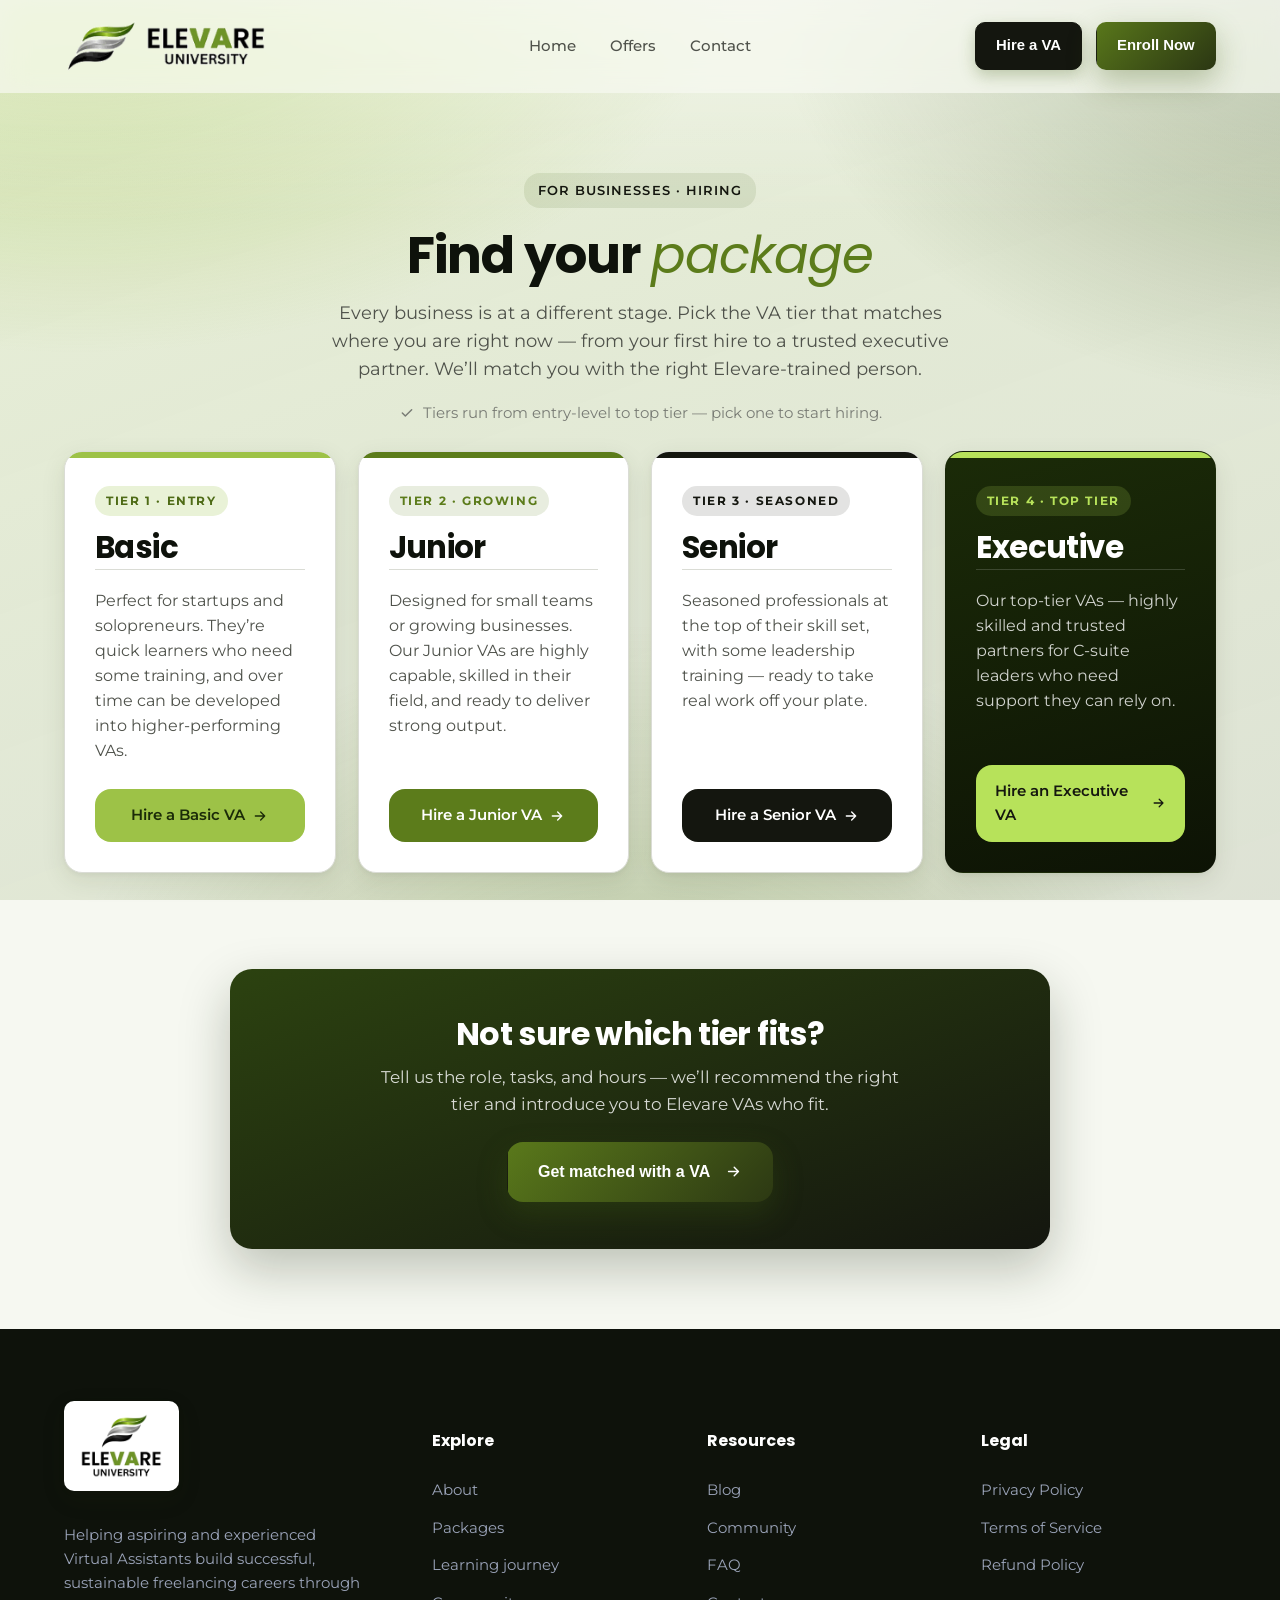
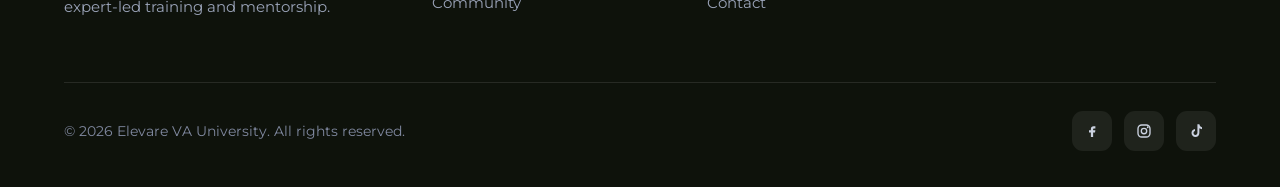
<file: hire-offers.html>
<!DOCTYPE html>
<html lang="en" data-radius="soft">
<head>
<meta charset="UTF-8" />
<meta name="viewport" content="width=device-width, initial-scale=1.0" />
<title>VA Packages — Hire a Virtual Assistant | Elevare University</title>
<meta name="description" content="Choose the right Elevare VA tier for your business — Basic, Junior, Senior, or Executive. Find the package that fits where you are right now." />
<link rel="icon" type="image/png" href="[data-uri]" />
<link rel="preconnect" href="https://fonts.googleapis.com" />
<link rel="preconnect" href="https://fonts.gstatic.com" crossorigin />
<link href="https://fonts.googleapis.com/css2?family=Poppins:ital,wght@0,400;0,500;0,600;0,700;0,800;1,400;1,500;1,600;1,700&family=Montserrat:ital,wght@0,400;0,500;0,600;0,700;1,400;1,500&display=swap" rel="stylesheet" />
<link href="https://fonts.cdnfonts.com/css/garet" rel="stylesheet" />
<link rel="stylesheet" href="style.css">
<style>
  /* ---------- Premium gradient backdrop (Hire page only) ---------- */
  /* Translucent layers over the theme base colour (var(--bg) on <html>),
     so it's clearly visible on light palettes and glows on dark ones. */
  body::before {
    content: ''; position: fixed; inset: 0; z-index: -1; pointer-events: none;
    background:
      radial-gradient(1200px 760px at 6% -8%,   rgba(157,194,71,0.55), transparent 56%),
      radial-gradient(1100px 820px at 106% -4%, rgba(46,74,14,0.40),   transparent 54%),
      radial-gradient(1000px 760px at 50% 120%, rgba(92,124,27,0.30),  transparent 60%),
      linear-gradient(160deg, rgba(157,194,71,0.16) 0%, rgba(46,74,14,0.12) 100%);
  }
  /* soft sheen at the very top for a polished, layered feel */
  body::after {
    content: ''; position: fixed; left: 0; right: 0; top: 0; height: 220px; z-index: -1; pointer-events: none;
    background: linear-gradient(180deg, rgba(255,255,255,0.45), transparent);
  }
  @media (max-width: 860px) {
    body::before { background:
      radial-gradient(760px 520px at 4% -6%,  rgba(157,194,71,0.58), transparent 60%),
      radial-gradient(760px 600px at 110% 2%, rgba(46,74,14,0.42),   transparent 58%),
      linear-gradient(160deg, rgba(157,194,71,0.18) 0%, rgba(46,74,14,0.12) 100%); }
  }
</style>
</head>
<body>
<header class="nav" id="nav">
  <div class="wrap nav-inner">
    <a class="brand" href="index.html" aria-label="Elevare University home">
      <span class="brand-chip"><img class="brand-logo" src="[data-uri]" alt="Elevare University" /></span>
    </a>
    <nav class="nav-links" aria-label="Primary">
      <a class="link" href="index.html">Home</a>
      <a class="link" href="offers.html">Offers</a>
      <a class="link" href="contact.html">Contact</a>
    </nav>
    <div class="nav-cta">
      <a class="btn btn-hire" href="hire.html">Hire a VA</a>
      <a class="btn btn-primary" href="contact.html">Enroll Now</a>
      <button class="menu-toggle" id="menuToggle" aria-label="Open menu" aria-expanded="false">
        <svg width="22" height="22" viewBox="0 0 24 24" fill="none"><path d="M4 7h16M4 12h16M4 17h16" stroke="currentColor" stroke-width="2" stroke-linecap="round"/></svg>
      </button>
    </div>
  </div>
</header>
<div class="mobile-menu" id="mobileMenu">
  <a href="index.html">Home</a>
  <a href="offers.html">Offers</a>
  <a href="contact.html">Contact</a>
  <a href="hire.html">Hire a VA</a>
  <a class="btn btn-primary" href="contact.html">Enroll Now</a>
</div>

<span id="top"></span>

<style>
  /* ===== VA Packages — hiring tiers (scoped under .vp) ===== */
  /* Theme-aware: colours derive from the Design Studio palette variables,
     so switching palettes re-skins the tiers automatically. The tier order
     encodes seniority — entry tiers read light, the top tier reads deep. */
  .vp { position: relative; }
  .vp .tier-note {
    display: flex; align-items: center; justify-content: center; gap: 8px;
    color: var(--ink-3); font-size: 0.92rem; margin-top: 18px;
  }
  .vp .tier-note svg { flex: none; }

  .vp-grid {
    display: grid; grid-template-columns: repeat(4, 1fr); gap: 22px;
    align-items: stretch;
  }
  .vp-card {
    position: relative; display: flex; flex-direction: column;
    background: var(--card);
    border: 1px solid var(--line);
    border-radius: var(--r-lg);
    padding: 0 30px 30px;
    box-shadow: var(--shadow-md);
    overflow: hidden;
    transition: transform .35s var(--ease), box-shadow .35s var(--ease), border-color .35s var(--ease);
  }
  .vp-card:hover { transform: translateY(-8px); box-shadow: var(--shadow-lg); border-color: transparent; }
  /* top accent bar carries the tier colour */
  .vp-card .vp-bar { height: 6px; margin: 0 -30px 28px; background: var(--tier); }

  .vp-rank {
    display: inline-flex; align-items: center; gap: 7px;
    font-family: var(--font-body); font-size: 0.72rem; font-weight: 700;
    letter-spacing: 0.14em; text-transform: uppercase;
    color: var(--tier-ink);
    background: var(--tier-tint);
    padding: 6px 11px; border-radius: var(--r-pill);
    align-self: flex-start;
  }
  .vp-card h3 {
    font-family: var(--font-head);
    font-size: clamp(1.7rem, 2.4vw, 2.05rem);
    line-height: 1.05; margin: 16px 0 4px;
    color: var(--ink);
  }
  .vp-cost {
    font-family: var(--font-accent); font-style: var(--accent-style);
    font-weight: 400; font-size: 1.02rem; color: var(--tier-ink);
    margin: 0 0 18px;
  }
  .vp-rule { height: 1px; background: var(--line); margin: 0 0 18px; }
  .vp-card p.vp-desc { color: var(--ink-2); margin: 0 0 26px; font-size: 0.98rem; }

  .vp-cta {
    margin-top: auto;
    display: inline-flex; align-items: center; justify-content: center; gap: 7px;
    width: 100%; padding: 13px 18px;
    font-family: var(--font-body); font-weight: 600; font-size: 0.96rem;
    color: #fff; background: var(--tier);
    border: 1px solid transparent; border-radius: var(--r-pill);
    text-decoration: none;
    transition: transform .25s var(--ease), box-shadow .25s var(--ease), filter .25s var(--ease);
  }
  .vp-cta svg { transition: transform .25s var(--ease); }
  .vp-cta:hover { transform: translateY(-2px); box-shadow: 0 14px 30px var(--tier-shadow); filter: saturate(1.05); }
  .vp-cta:hover svg { transform: translateX(3px); }

  /* ----- per-tier colours (light -> deep progression in the brand greens) ----- */
  .vp-card.t-basic {
    --tier: var(--teal);
    --tier-tint: color-mix(in srgb, var(--teal) 22%, var(--card));
    --tier-ink: #4E6B16;
    --tier-shadow: rgba(157,194,71,0.40);
  }
  .vp-card.t-basic .vp-cta { color: #1B2B08; }   /* lime needs dark text */
  .vp-card.t-junior {
    --tier: var(--blue);
    --tier-tint: color-mix(in srgb, var(--blue) 14%, var(--card));
    --tier-ink: var(--blue);
    --tier-shadow: rgba(92,124,27,0.40);
  }
  .vp-card.t-senior {
    --tier: var(--purple);
    --tier-tint: color-mix(in srgb, var(--purple) 12%, var(--card));
    --tier-ink: var(--purple);
    --tier-shadow: rgba(61,90,18,0.42);
  }
  /* Executive = premium dark card (mirrors the site's dark "About" cards) */
  .vp-card.t-exec {
    --tier: #B7E25A;
    --tier-tint: rgba(183,226,90,0.16);
    --tier-ink: #B7E25A;
    --tier-shadow: rgba(0,0,0,0.34);
    background: linear-gradient(165deg, #1B2B08 0%, #0D1305 100%);
    border-color: transparent;
  }
  .vp-card.t-exec h3 { color: #fff; }
  .vp-card.t-exec p.vp-desc { color: rgba(255,255,255,0.80); }
  .vp-card.t-exec .vp-rule { background: rgba(255,255,255,0.16); }
  .vp-card.t-exec .vp-cta { color: #15170F; }
  .vp-card.t-exec:hover { box-shadow: 0 26px 60px rgba(13,19,5,0.45); }

  /* ----- responsive ----- */
  @media (max-width: 1040px) { .vp-grid { grid-template-columns: repeat(2, 1fr); } }
  @media (max-width: 560px)  { .vp-grid { grid-template-columns: 1fr; } }

  @media (prefers-reduced-motion: reduce) {
    .vp-card, .vp-cta, .vp-cta svg { transition: none; }
    .vp-card:hover, .vp-cta:hover { transform: none; }
  }
</style>

<section class="section vp" style="padding-bottom:8px;">
  <div class="wrap">
    <div class="section-head center reveal">
      <span class="eyebrow purple">For businesses &middot; Hiring</span>
      <h2 style="font-size:clamp(2.1rem,4.6vw,3.2rem);">Find your <em class="hl">package</em></h2>
      <p>Every business is at a different stage. Pick the VA tier that matches where you are right now &mdash; from your first hire to a trusted executive partner. We&rsquo;ll match you with the right Elevare-trained person.</p>
      <div class="tier-note">
        <svg width="16" height="16" viewBox="0 0 24 24" fill="none"><path d="M5 12l4.5 4.5L19 7" stroke="currentColor" stroke-width="2.2" stroke-linecap="round" stroke-linejoin="round"/></svg>
        Tiers run from entry-level to top tier &mdash; pick one to start hiring.
      </div>
    </div>
  </div>
</section>

<section class="section" style="padding-top:18px;">
  <div class="wrap">
    <div class="vp-grid reveal d1">

      <article class="vp-card t-basic">
        <div class="vp-bar"></div>
        <span class="vp-rank">Tier 1 &middot; Entry</span>
        <h3>Basic</h3>
        <div class="vp-rule"></div>
        <p class="vp-desc">Perfect for startups and solopreneurs. They&rsquo;re quick learners who need some training, and over time can be developed into higher-performing VAs.</p>
        <a class="vp-cta" href="contact.html#hire">Hire a Basic VA
          <svg width="16" height="16" viewBox="0 0 24 24" fill="none"><path d="M5 12h14M13 6l6 6-6 6" stroke="currentColor" stroke-width="2" stroke-linecap="round" stroke-linejoin="round"/></svg>
        </a>
      </article>

      <article class="vp-card t-junior">
        <div class="vp-bar"></div>
        <span class="vp-rank">Tier 2 &middot; Growing</span>
        <h3>Junior</h3>
        <div class="vp-rule"></div>
        <p class="vp-desc">Designed for small teams or growing businesses. Our Junior VAs are highly capable, skilled in their field, and ready to deliver strong output.</p>
        <a class="vp-cta" href="contact.html#hire">Hire a Junior VA
          <svg width="16" height="16" viewBox="0 0 24 24" fill="none"><path d="M5 12h14M13 6l6 6-6 6" stroke="currentColor" stroke-width="2" stroke-linecap="round" stroke-linejoin="round"/></svg>
        </a>
      </article>

      <article class="vp-card t-senior">
        <div class="vp-bar"></div>
        <span class="vp-rank">Tier 3 &middot; Seasoned</span>
        <h3>Senior</h3>
        <div class="vp-rule"></div>
        <p class="vp-desc">Seasoned professionals at the top of their skill set, with some leadership training &mdash; ready to take real work off your plate.</p>
        <a class="vp-cta" href="contact.html#hire">Hire a Senior VA
          <svg width="16" height="16" viewBox="0 0 24 24" fill="none"><path d="M5 12h14M13 6l6 6-6 6" stroke="currentColor" stroke-width="2" stroke-linecap="round" stroke-linejoin="round"/></svg>
        </a>
      </article>

      <article class="vp-card t-exec">
        <div class="vp-bar"></div>
        <span class="vp-rank">Tier 4 &middot; Top tier</span>
        <h3>Executive</h3>
        <div class="vp-rule"></div>
        <p class="vp-desc">Our top-tier VAs &mdash; highly skilled and trusted partners for C-suite leaders who need support they can rely on.</p>
        <a class="vp-cta" href="contact.html#hire">Hire an Executive VA
          <svg width="16" height="16" viewBox="0 0 24 24" fill="none"><path d="M5 12h14M13 6l6 6-6 6" stroke="currentColor" stroke-width="2" stroke-linecap="round" stroke-linejoin="round"/></svg>
        </a>
      </article>

    </div>
  </div>
</section>

<section class="section" style="padding-top:8px;">
  <div class="wrap">
    <div class="hire-cta reveal">
      <h3>Not sure which tier fits?</h3>
      <p>Tell us the role, tasks, and hours &mdash; we&rsquo;ll recommend the right tier and introduce you to Elevare VAs who fit.</p>
      <a class="btn btn-primary btn-pill" href="contact.html#hire">Get matched with a VA<svg width="17" height="17" viewBox="0 0 24 24" fill="none" style="margin-left:6px;"><path d="M5 12h14M13 6l6 6-6 6" stroke="currentColor" stroke-width="2" stroke-linecap="round" stroke-linejoin="round"/></svg></a>
    </div>
  </div>
</section>
<footer class="ft">
  <div class="wrap">
    <div class="ft-top">
      <div>
        <a class="ft-logo-chip" href="index.html" aria-label="Elevare University home">
          <img src="[data-uri]" alt="Elevare University" />
        </a>
        <p class="ft-blurb">Helping aspiring and experienced Virtual Assistants build successful, sustainable freelancing careers through expert-led training and mentorship.</p>
      </div>
      <div class="ft-col">
        <h5>Explore</h5>
        <a href="index.html#about">About</a>
        <a href="offers.html">Packages</a>
        <a href="index.html#journey">Learning journey</a>
        <a href="index.html#community">Community</a>
      </div>
      <div class="ft-col">
        <h5>Resources</h5>
        <a href="#">Blog</a>
        <a href="index.html#community">Community</a>
        <a href="index.html#faq">FAQ</a>
        <a href="contact.html">Contact</a>
      </div>
      <div class="ft-col">
        <h5>Legal</h5>
        <a href="#">Privacy Policy</a>
        <a href="#">Terms of Service</a>
        <a href="#">Refund Policy</a>
      </div>
    </div>
    <div class="ft-bottom">
      <small>© 2026 Elevare VA University. All rights reserved.</small>
      <div class="ft-social">
        <a href="#" aria-label="Facebook"><svg width="18" height="18" viewBox="0 0 24 24" fill="currentColor"><path d="M14 8.5h2.5V5.5H14c-2.2 0-3.5 1.4-3.5 3.6V11H8v3h2.5v6h3v-6H16l.5-3h-3V9.3c0-.6.3-.8.9-.8Z"/></svg></a>
        <a href="#" aria-label="Instagram"><svg width="18" height="18" viewBox="0 0 24 24" fill="none"><rect x="4" y="4" width="16" height="16" rx="5" stroke="currentColor" stroke-width="1.8"/><circle cx="12" cy="12" r="3.6" stroke="currentColor" stroke-width="1.8"/><circle cx="17" cy="7" r="1.2" fill="currentColor"/></svg></a>
        <a href="#" aria-label="TikTok"><svg width="18" height="18" viewBox="0 0 24 24" fill="currentColor"><path d="M16.5 3c.3 2 1.6 3.6 3.5 3.9v2.6c-1.3 0-2.5-.4-3.5-1.1v6.1c0 3-2.2 5.5-5.2 5.5S6 17.5 6 14.6c0-2.7 2-5 4.7-5.3v2.7c-1.2.3-2 1.3-2 2.6 0 1.5 1.1 2.6 2.6 2.6s2.6-1.2 2.6-2.8V3h2.6Z"/></svg></a>
      </div>
    </div>
  </div>
</footer>

<script>
(function(){
  'use strict';
  var io = new IntersectionObserver(function(entries){
    entries.forEach(function(e){ if(e.isIntersecting){ e.target.classList.add('in'); io.unobserve(e.target);} });
  }, {threshold:0.15, rootMargin:'0px 0px -40px 0px'});
  document.querySelectorAll('.reveal').forEach(function(el){ io.observe(el); });
  var nav=document.getElementById('nav'), heroEl=document.querySelector('.hero');
  function navState(){ var t=heroEl?Math.max(heroEl.offsetHeight-110,12):12; nav.classList.toggle('scrolled', window.scrollY>t); }
  navState(); window.addEventListener('scroll',navState,{passive:true}); window.addEventListener('resize',navState);
  var mt=document.getElementById('menuToggle'), mm=document.getElementById('mobileMenu');
  if(mt&&mm){
    mt.addEventListener('click',function(){ var open=mm.classList.toggle('open'); mt.setAttribute('aria-expanded',String(open)); });
    mm.querySelectorAll('a').forEach(function(a){ a.addEventListener('click',function(){ mm.classList.remove('open'); mt.setAttribute('aria-expanded','false'); }); });
  }
})();
</script>
</body>
</html>
</file>
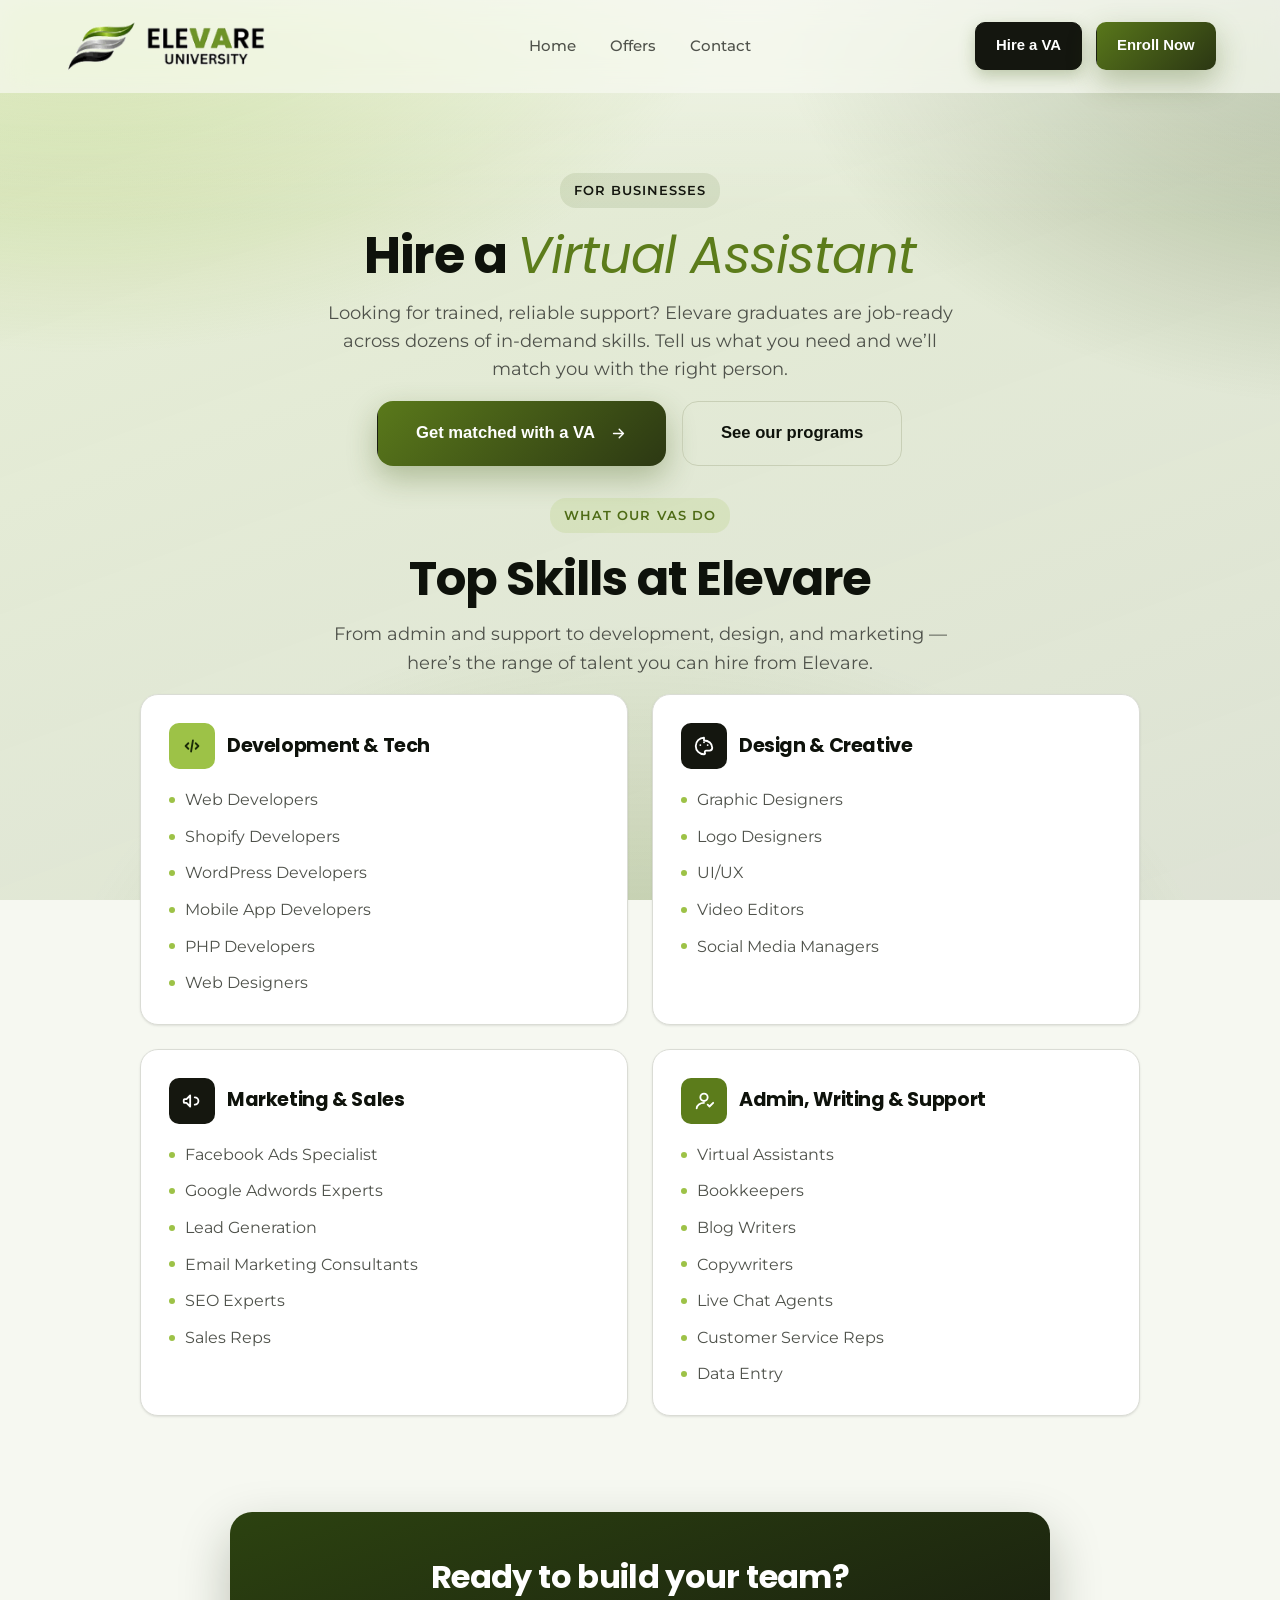
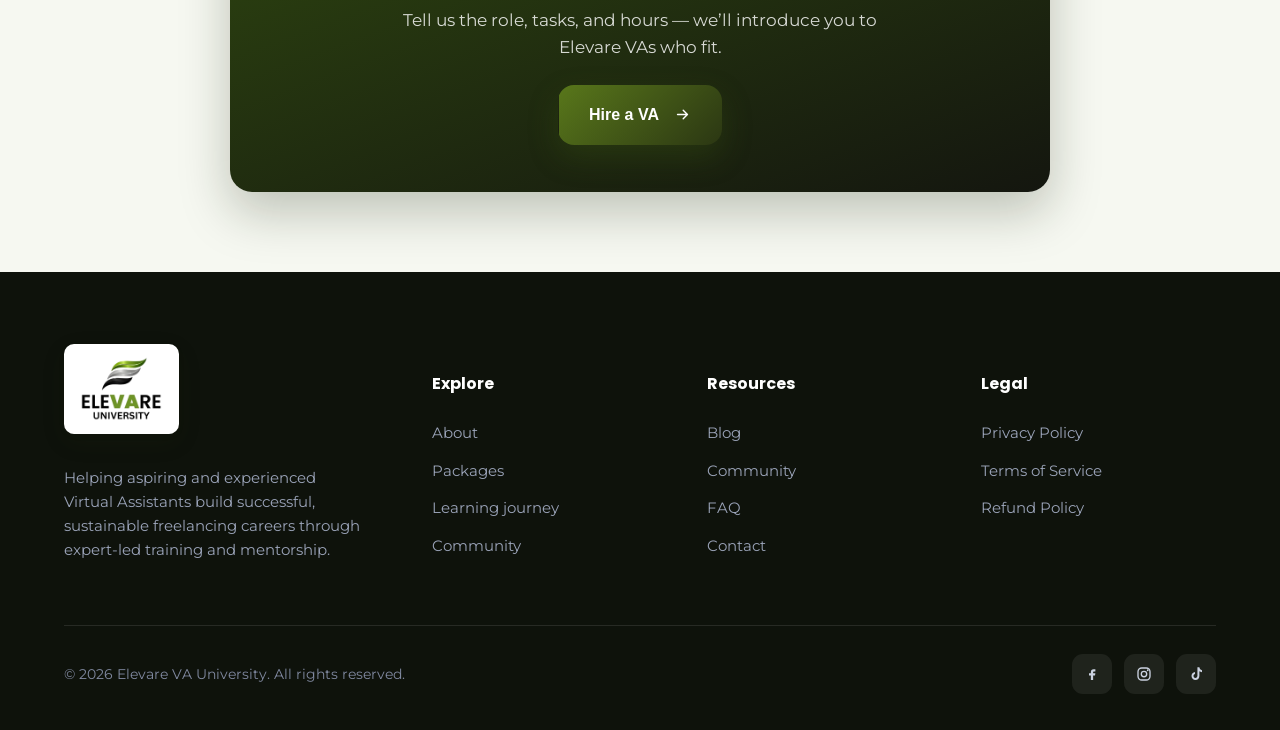
<file: hire.html>
<!DOCTYPE html>
<html lang="en" data-radius="soft" data-skills="3">
<head>
<meta charset="UTF-8" />
<meta name="viewport" content="width=device-width, initial-scale=1.0" />
<title>Hire a VA — Elevare University</title>
<meta name="description" content="Hire a trained Virtual Assistant from Elevare University. Browse the top VA skills our graduates offer and get matched." />
<link rel="icon" type="image/png" href="[data-uri]" />
<link rel="preconnect" href="https://fonts.googleapis.com" />
<link rel="preconnect" href="https://fonts.gstatic.com" crossorigin />
<link href="https://fonts.googleapis.com/css2?family=Poppins:ital,wght@0,400;0,500;0,600;0,700;0,800;1,400;1,500;1,600;1,700&family=Montserrat:ital,wght@0,400;0,500;0,600;0,700;1,400;1,500&display=swap" rel="stylesheet" />
<link href="https://fonts.cdnfonts.com/css/garet" rel="stylesheet" />
<link rel="stylesheet" href="style.css">
<style>
  /* ---------- Premium gradient backdrop (Hire page only) ---------- */
  /* Translucent layers over the theme base colour (var(--bg) on <html>),
     so it's clearly visible on light palettes and glows on dark ones. */
  body::before {
    content: ''; position: fixed; inset: 0; z-index: -1; pointer-events: none;
    background:
      radial-gradient(1200px 760px at 6% -8%,   rgba(157,194,71,0.55), transparent 56%),
      radial-gradient(1100px 820px at 106% -4%, rgba(46,74,14,0.40),   transparent 54%),
      radial-gradient(1000px 760px at 50% 120%, rgba(92,124,27,0.30),  transparent 60%),
      linear-gradient(160deg, rgba(157,194,71,0.16) 0%, rgba(46,74,14,0.12) 100%);
  }
  /* soft sheen at the very top for a polished, layered feel */
  body::after {
    content: ''; position: fixed; left: 0; right: 0; top: 0; height: 220px; z-index: -1; pointer-events: none;
    background: linear-gradient(180deg, rgba(255,255,255,0.45), transparent);
  }
  @media (max-width: 860px) {
    body::before { background:
      radial-gradient(760px 520px at 4% -6%,  rgba(157,194,71,0.58), transparent 60%),
      radial-gradient(760px 600px at 110% 2%, rgba(46,74,14,0.42),   transparent 58%),
      linear-gradient(160deg, rgba(157,194,71,0.18) 0%, rgba(46,74,14,0.12) 100%); }
  }
</style>
</head>
<body>
<header class="nav" id="nav">
  <div class="wrap nav-inner">
    <a class="brand" href="index.html" aria-label="Elevare University home">
      <span class="brand-chip"><img class="brand-logo" src="[data-uri]" alt="Elevare University" /></span>
    </a>
    <nav class="nav-links" aria-label="Primary">
      <a class="link" href="index.html">Home</a>
      <a class="link" href="offers.html">Offers</a>
      <a class="link" href="contact.html">Contact</a>
    </nav>
    <div class="nav-cta">
      <a class="btn btn-hire" href="hire.html">Hire a VA</a>
      <a class="btn btn-primary" href="contact.html">Enroll Now</a>
      <button class="menu-toggle" id="menuToggle" aria-label="Open menu" aria-expanded="false">
        <svg width="22" height="22" viewBox="0 0 24 24" fill="none"><path d="M4 7h16M4 12h16M4 17h16" stroke="currentColor" stroke-width="2" stroke-linecap="round"/></svg>
      </button>
    </div>
  </div>
</header>
<div class="mobile-menu" id="mobileMenu">
  <a href="index.html">Home</a>
  <a href="offers.html">Offers</a>
  <a href="contact.html">Contact</a>
  <a href="hire.html">Hire a VA</a>
  <a class="btn btn-primary" href="contact.html">Enroll Now</a>
</div>

<span id="top"></span>
<section class="section" style="padding-bottom:8px;">
  <div class="wrap">
    <div class="section-head center reveal">
      <span class="eyebrow purple">For businesses</span>
      <h2 style="font-size:clamp(2.1rem,4.6vw,3.2rem);">Hire a <em class="hl">Virtual Assistant</em></h2>
      <p>Looking for trained, reliable support? Elevare graduates are job-ready across dozens of in-demand skills. Tell us what you need and we&rsquo;ll match you with the right person.</p>
      <div class="hero-ctas" style="justify-content:center;margin-top:8px;">
        <a class="btn btn-primary btn-pill" href="contact.html#hire">Get matched with a VA<svg width="17" height="17" viewBox="0 0 24 24" fill="none" style="margin-left:6px;"><path d="M5 12h14M13 6l6 6-6 6" stroke="currentColor" stroke-width="2" stroke-linecap="round" stroke-linejoin="round"/></svg></a>
        <a class="btn btn-pill-outline" href="hire-offers.html">See our programs</a>
      </div>
    </div>
  </div>
</section>

<section class="section skills-sec" id="skills">
  <div class="wrap">
    <div class="section-head center reveal">
      <span class="eyebrow teal">What our VAs do</span>
      <h2>Top Skills at Elevare</h2>
      <p>From admin and support to development, design, and marketing &mdash; here&rsquo;s the range of talent you can hire from Elevare.</p>
    </div>
    <div class="sk-variant sk-cols reveal d1"><ul><li><a href="contact.html#hire">Virtual Assistants</a></li><li><a href="contact.html#hire">Graphic Designers</a></li><li><a href="contact.html#hire">Logo Designers</a></li><li><a href="contact.html#hire">UI/UX</a></li><li><a href="contact.html#hire">Web Developers</a></li><li><a href="contact.html#hire">Web Designers</a></li></ul><ul><li><a href="contact.html#hire">Shopify Developers</a></li><li><a href="contact.html#hire">WordPress Developers</a></li><li><a href="contact.html#hire">Mobile App Developers</a></li><li><a href="contact.html#hire">PHP Developers</a></li><li><a href="contact.html#hire">Bookkeepers</a></li><li><a href="contact.html#hire">Google Adwords Experts</a></li></ul><ul><li><a href="contact.html#hire">Facebook Ads Specialist</a></li><li><a href="contact.html#hire">Lead Generation</a></li><li><a href="contact.html#hire">Email Marketing Consultants</a></li><li><a href="contact.html#hire">SEO Experts</a></li><li><a href="contact.html#hire">Blog Writers</a></li><li><a href="contact.html#hire">Copywriters</a></li></ul><ul><li><a href="contact.html#hire">Video Editors</a></li><li><a href="contact.html#hire">Social Media Managers</a></li><li><a href="contact.html#hire">Sales Reps</a></li><li><a href="contact.html#hire">Live Chat Agents</a></li><li><a href="contact.html#hire">Customer Service Reps</a></li><li><a href="contact.html#hire">Data Entry</a></li></ul></div>
    <div class="sk-variant sk-tags reveal d1"><a href="contact.html#hire">Virtual Assistants</a><a href="contact.html#hire">Graphic Designers</a><a href="contact.html#hire">Logo Designers</a><a href="contact.html#hire">UI/UX</a><a href="contact.html#hire">Web Developers</a><a href="contact.html#hire">Web Designers</a><a href="contact.html#hire">Shopify Developers</a><a href="contact.html#hire">WordPress Developers</a><a href="contact.html#hire">Mobile App Developers</a><a href="contact.html#hire">PHP Developers</a><a href="contact.html#hire">Bookkeepers</a><a href="contact.html#hire">Google Adwords Experts</a><a href="contact.html#hire">Facebook Ads Specialist</a><a href="contact.html#hire">Lead Generation</a><a href="contact.html#hire">Email Marketing Consultants</a><a href="contact.html#hire">SEO Experts</a><a href="contact.html#hire">Blog Writers</a><a href="contact.html#hire">Copywriters</a><a href="contact.html#hire">Video Editors</a><a href="contact.html#hire">Social Media Managers</a><a href="contact.html#hire">Sales Reps</a><a href="contact.html#hire">Live Chat Agents</a><a href="contact.html#hire">Customer Service Reps</a><a href="contact.html#hire">Data Entry</a></div>
    <div class="sk-variant sk-cards reveal d1"><div class="sk-card"><div class="sk-cat"><span class="sk-ic"><svg width="22" height="22" viewBox="0 0 24 24" fill="none"><path d="M8 9l-3 3 3 3M16 9l3 3-3 3M13 6l-2 12" stroke="currentColor" stroke-width="2" stroke-linecap="round" stroke-linejoin="round"/></svg></span><h3>Development &amp; Tech</h3></div><ul><li>Web Developers</li><li>Shopify Developers</li><li>WordPress Developers</li><li>Mobile App Developers</li><li>PHP Developers</li><li>Web Designers</li></ul></div><div class="sk-card"><div class="sk-cat"><span class="sk-ic"><svg width="22" height="22" viewBox="0 0 24 24" fill="none"><path d="M12 3a9 9 0 100 18c1 0 1.5-.8 1-1.6-.6-1 .1-2.4 1.4-2.4H18a3 3 0 003-3c0-5-4-8-9-8Z" stroke="currentColor" stroke-width="2" stroke-linejoin="round"/><circle cx="8" cy="11" r="1" fill="currentColor"/><circle cx="12" cy="8" r="1" fill="currentColor"/><circle cx="16" cy="11" r="1" fill="currentColor"/></svg></span><h3>Design &amp; Creative</h3></div><ul><li>Graphic Designers</li><li>Logo Designers</li><li>UI/UX</li><li>Video Editors</li><li>Social Media Managers</li></ul></div><div class="sk-card"><div class="sk-cat"><span class="sk-ic"><svg width="22" height="22" viewBox="0 0 24 24" fill="none"><path d="M3 11v2a1 1 0 001 1h2l4 4V6L6 10H4a1 1 0 00-1 1Z" stroke="currentColor" stroke-width="2" stroke-linejoin="round"/><path d="M15 8a4 4 0 010 8" stroke="currentColor" stroke-width="2" stroke-linecap="round"/></svg></span><h3>Marketing &amp; Sales</h3></div><ul><li>Facebook Ads Specialist</li><li>Google Adwords Experts</li><li>Lead Generation</li><li>Email Marketing Consultants</li><li>SEO Experts</li><li>Sales Reps</li></ul></div><div class="sk-card"><div class="sk-cat"><span class="sk-ic"><svg width="22" height="22" viewBox="0 0 24 24" fill="none"><path d="M12 12a4 4 0 100-8 4 4 0 000 8Z" stroke="currentColor" stroke-width="2"/><path d="M4 20c0-3.3 3.6-6 8-6" stroke="currentColor" stroke-width="2" stroke-linecap="round"/><path d="M16 16l2 2 4-4" stroke="currentColor" stroke-width="2" stroke-linecap="round" stroke-linejoin="round"/></svg></span><h3>Admin, Writing &amp; Support</h3></div><ul><li>Virtual Assistants</li><li>Bookkeepers</li><li>Blog Writers</li><li>Copywriters</li><li>Live Chat Agents</li><li>Customer Service Reps</li><li>Data Entry</li></ul></div></div>
  </div>
</section>

<section class="section" style="padding-top:8px;">
  <div class="wrap">
    <div class="hire-cta reveal">
      <h3>Ready to build your team?</h3>
      <p>Tell us the role, tasks, and hours &mdash; we&rsquo;ll introduce you to Elevare VAs who fit.</p>
      <a class="btn btn-primary btn-pill" href="contact.html#hire">Hire a VA<svg width="17" height="17" viewBox="0 0 24 24" fill="none" style="margin-left:6px;"><path d="M5 12h14M13 6l6 6-6 6" stroke="currentColor" stroke-width="2" stroke-linecap="round" stroke-linejoin="round"/></svg></a>
    </div>
  </div>
</section>

<footer class="ft">
  <div class="wrap">
    <div class="ft-top">
      <div>
        <a class="ft-logo-chip" href="index.html" aria-label="Elevare University home">
          <img src="[data-uri]" alt="Elevare University" />
        </a>
        <p class="ft-blurb">Helping aspiring and experienced Virtual Assistants build successful, sustainable freelancing careers through expert-led training and mentorship.</p>
      </div>
      <div class="ft-col">
        <h5>Explore</h5>
        <a href="index.html#about">About</a>
        <a href="offers.html">Packages</a>
        <a href="index.html#journey">Learning journey</a>
        <a href="index.html#community">Community</a>
      </div>
      <div class="ft-col">
        <h5>Resources</h5>
        <a href="#">Blog</a>
        <a href="index.html#community">Community</a>
        <a href="index.html#faq">FAQ</a>
        <a href="contact.html">Contact</a>
      </div>
      <div class="ft-col">
        <h5>Legal</h5>
        <a href="#">Privacy Policy</a>
        <a href="#">Terms of Service</a>
        <a href="#">Refund Policy</a>
      </div>
    </div>
    <div class="ft-bottom">
      <small>© 2026 Elevare VA University. All rights reserved.</small>
      <div class="ft-social">
        <a href="#" aria-label="Facebook"><svg width="18" height="18" viewBox="0 0 24 24" fill="currentColor"><path d="M14 8.5h2.5V5.5H14c-2.2 0-3.5 1.4-3.5 3.6V11H8v3h2.5v6h3v-6H16l.5-3h-3V9.3c0-.6.3-.8.9-.8Z"/></svg></a>
        <a href="#" aria-label="Instagram"><svg width="18" height="18" viewBox="0 0 24 24" fill="none"><rect x="4" y="4" width="16" height="16" rx="5" stroke="currentColor" stroke-width="1.8"/><circle cx="12" cy="12" r="3.6" stroke="currentColor" stroke-width="1.8"/><circle cx="17" cy="7" r="1.2" fill="currentColor"/></svg></a>
        <a href="#" aria-label="TikTok"><svg width="18" height="18" viewBox="0 0 24 24" fill="currentColor"><path d="M16.5 3c.3 2 1.6 3.6 3.5 3.9v2.6c-1.3 0-2.5-.4-3.5-1.1v6.1c0 3-2.2 5.5-5.2 5.5S6 17.5 6 14.6c0-2.7 2-5 4.7-5.3v2.7c-1.2.3-2 1.3-2 2.6 0 1.5 1.1 2.6 2.6 2.6s2.6-1.2 2.6-2.8V3h2.6Z"/></svg></a>
      </div>
    </div>
  </div>
</footer>

<script>
(function(){
  'use strict';
  var io = new IntersectionObserver(function(entries){
    entries.forEach(function(e){ if(e.isIntersecting){ e.target.classList.add('in'); io.unobserve(e.target);} });
  }, {threshold:0.15, rootMargin:'0px 0px -40px 0px'});
  document.querySelectorAll('.reveal').forEach(function(el){ io.observe(el); });
  var nav=document.getElementById('nav'), heroEl=document.querySelector('.hero');
  function navState(){ var t=heroEl?Math.max(heroEl.offsetHeight-110,12):12; nav.classList.toggle('scrolled', window.scrollY>t); }
  navState(); window.addEventListener('scroll',navState,{passive:true}); window.addEventListener('resize',navState);
  var mt=document.getElementById('menuToggle'), mm=document.getElementById('mobileMenu');
  if(mt&&mm){
    mt.addEventListener('click',function(){ var open=mm.classList.toggle('open'); mt.setAttribute('aria-expanded',String(open)); });
    mm.querySelectorAll('a').forEach(function(a){ a.addEventListener('click',function(){ mm.classList.remove('open'); mt.setAttribute('aria-expanded','false'); }); });
  }
})();
</script>
</body>
</html>
</file>
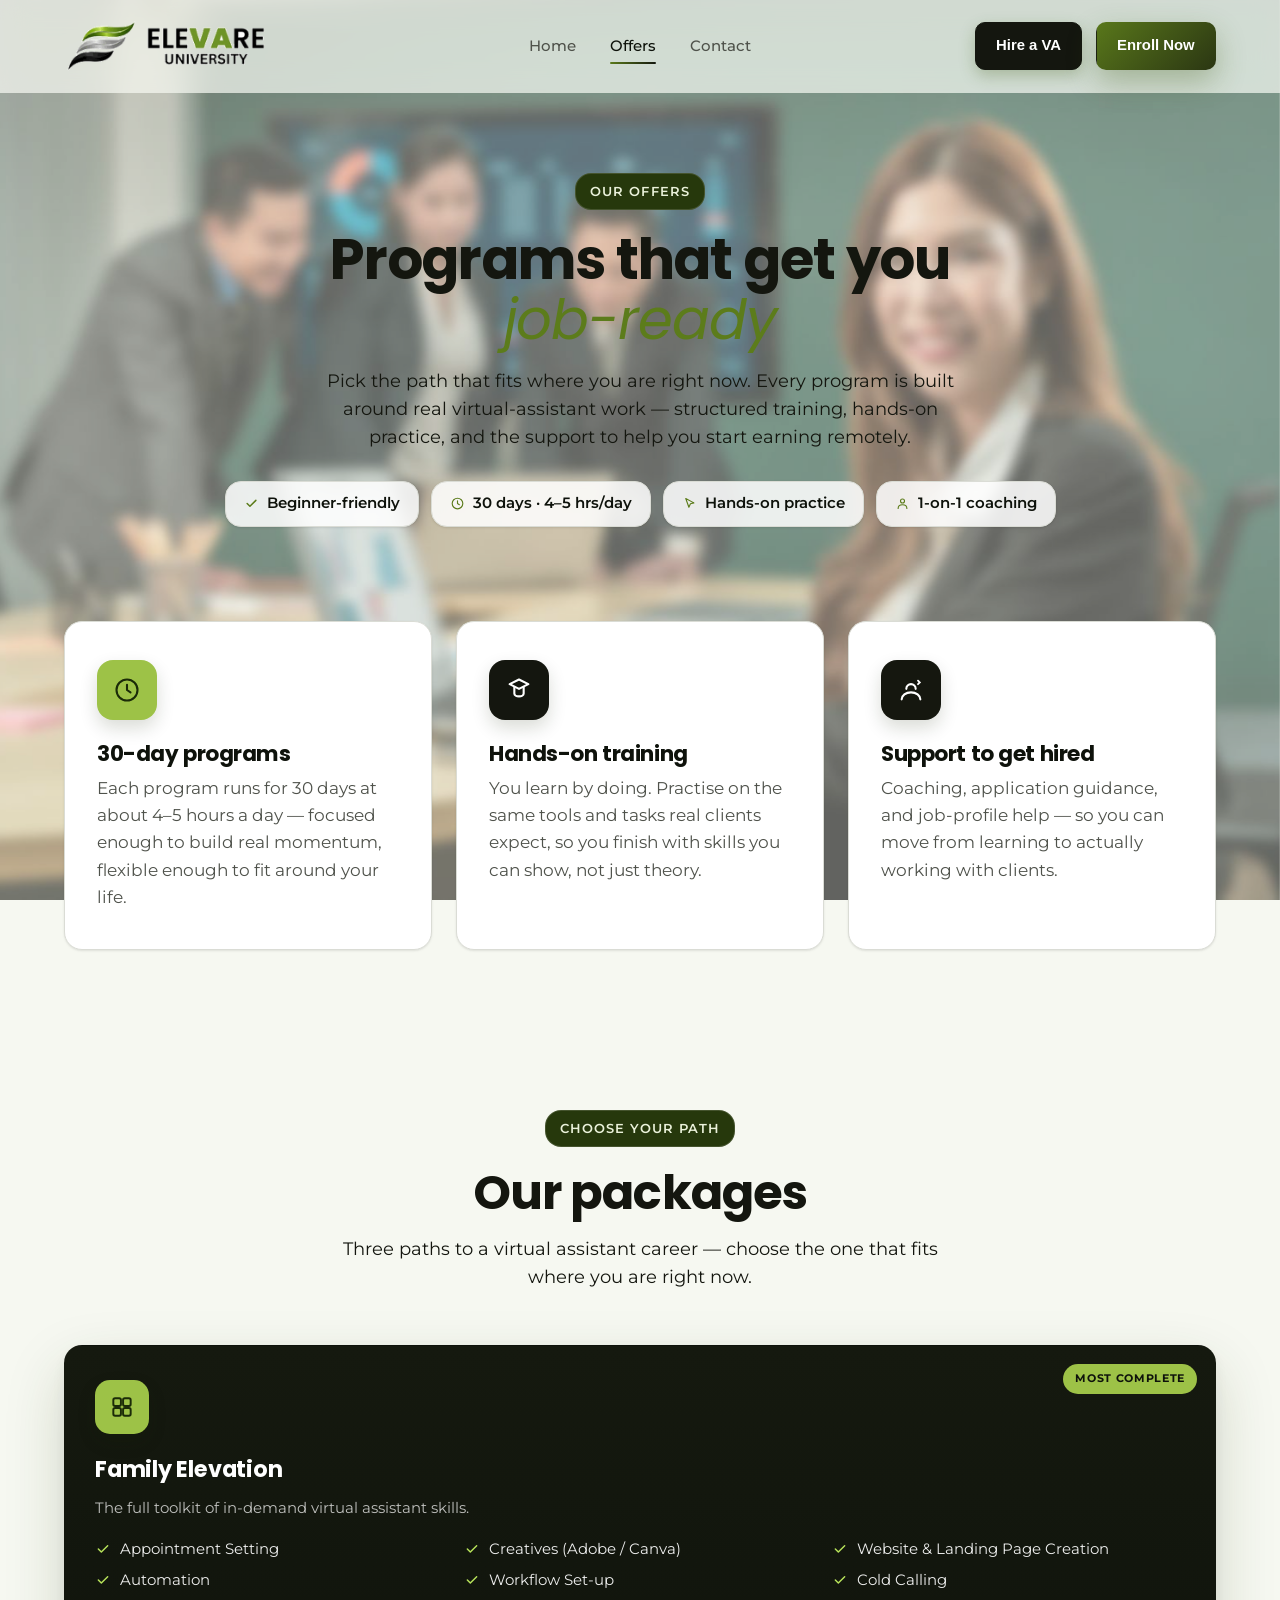
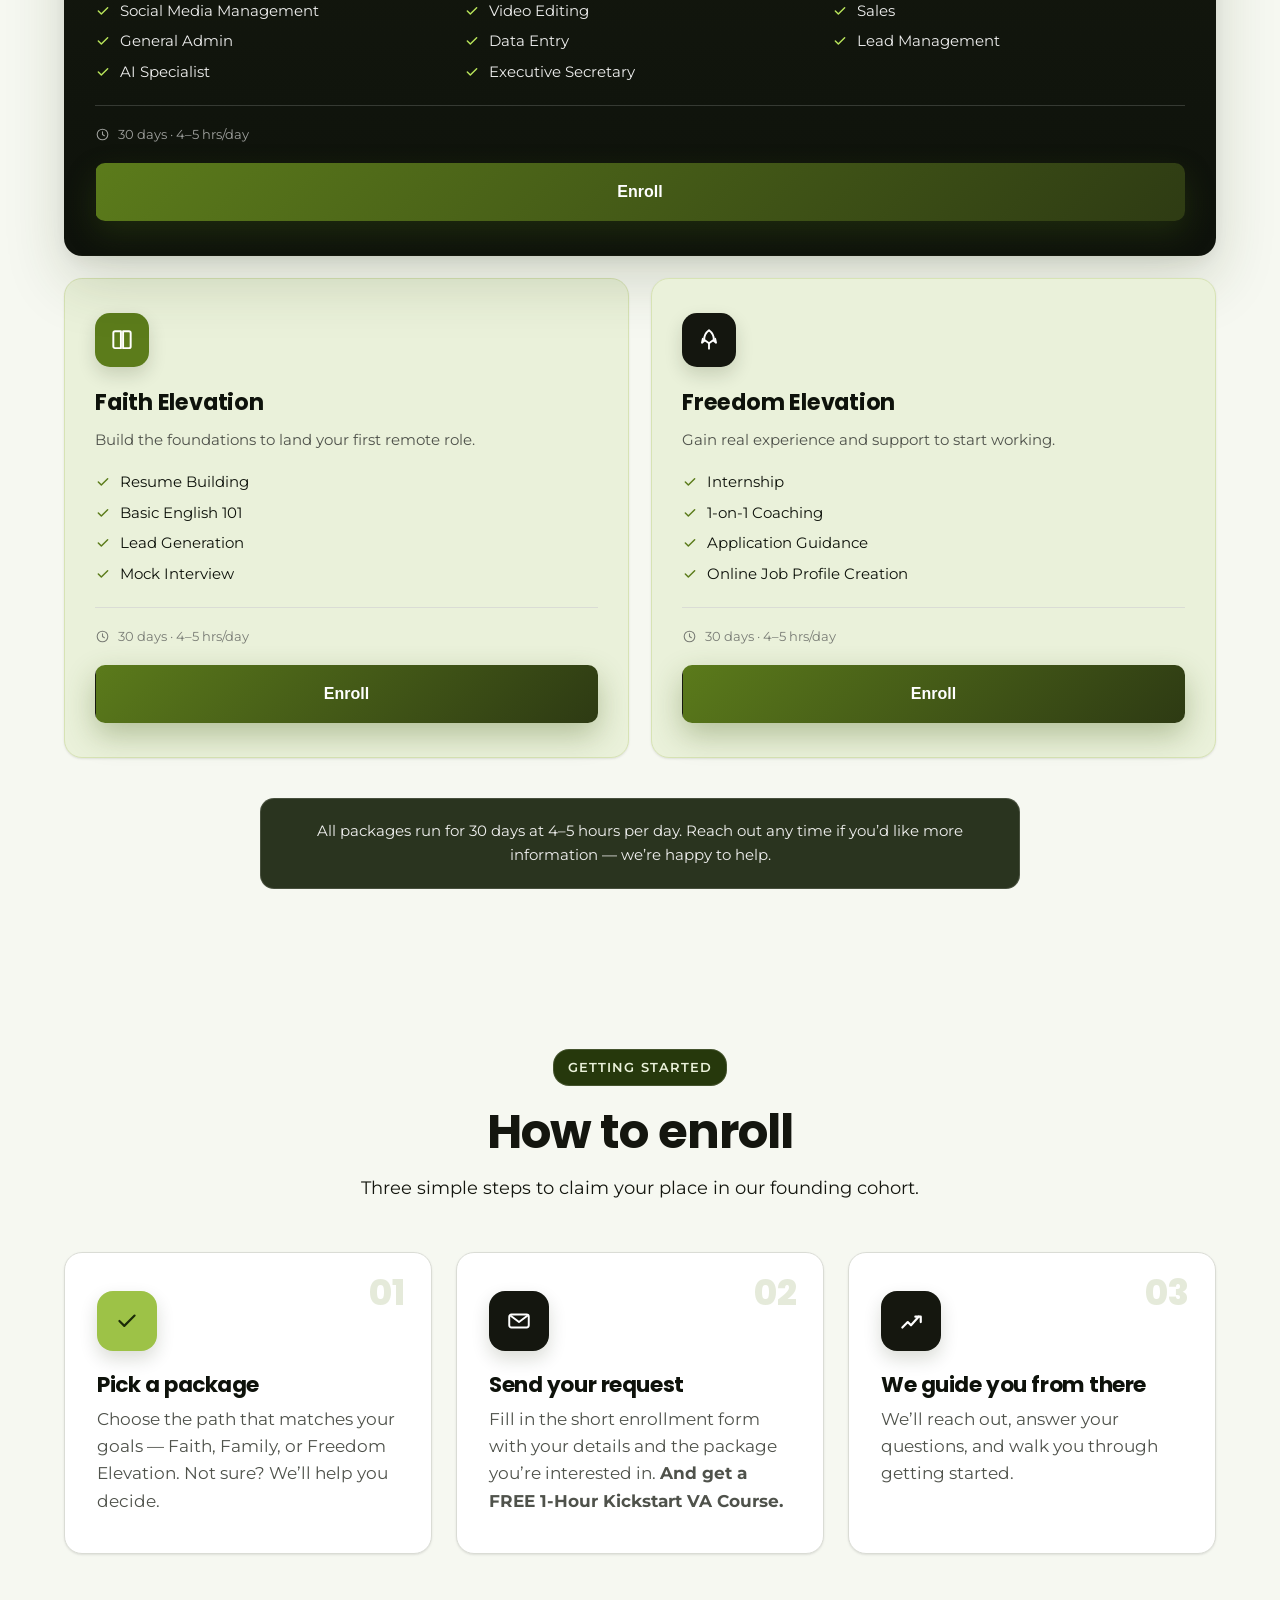
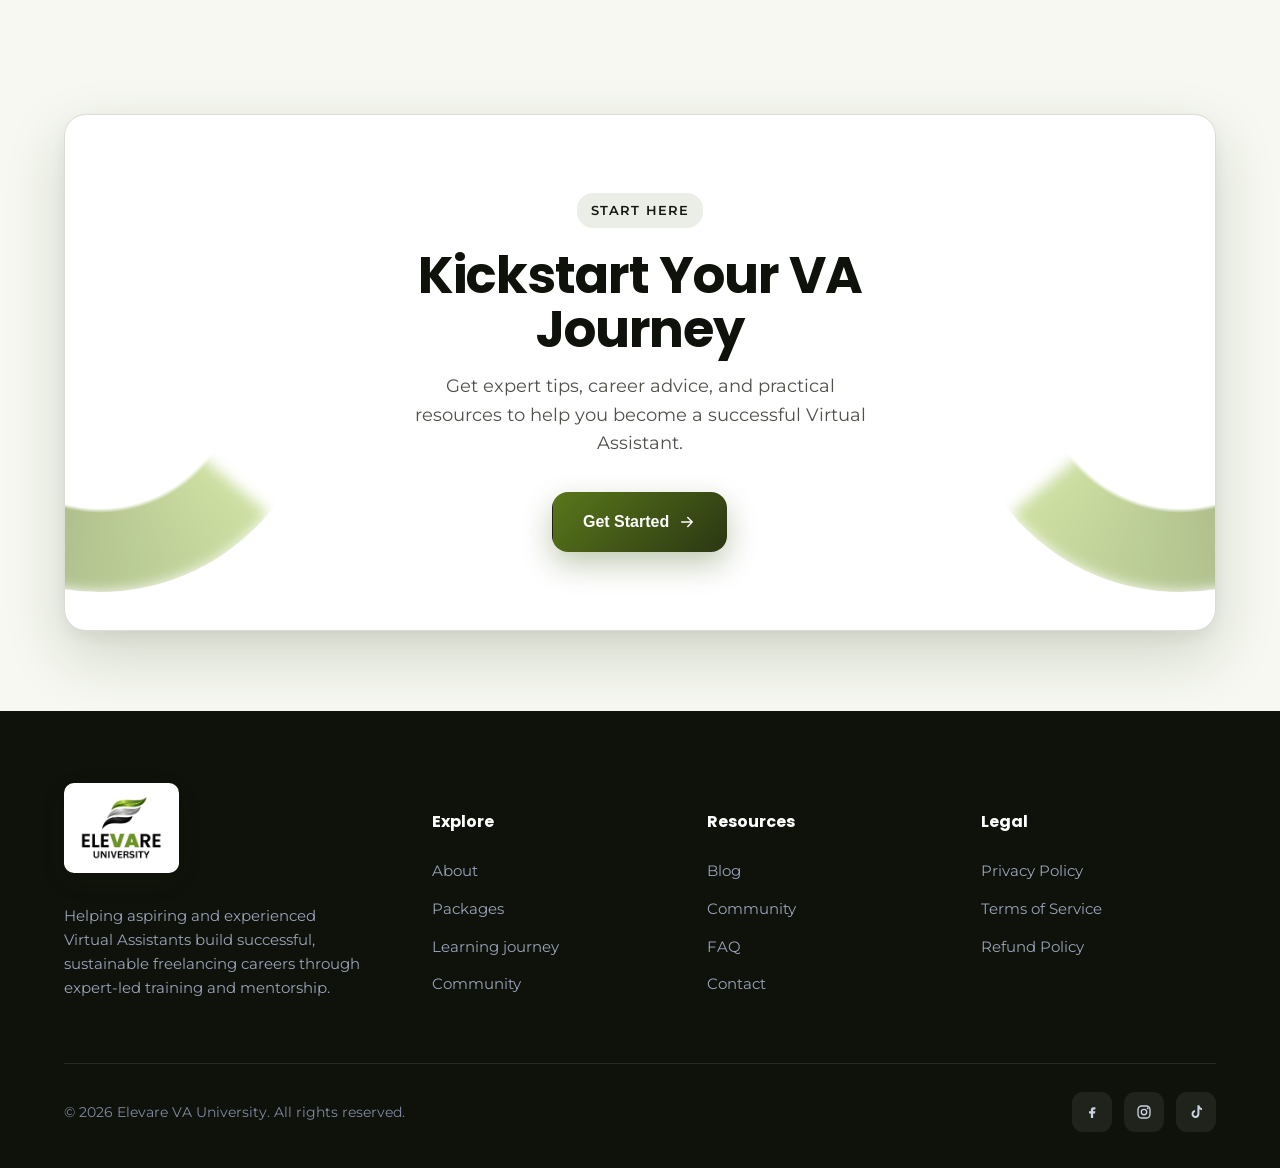
<file: offers.html>
<!DOCTYPE html>
<html lang="en" data-radius="soft" data-pkg="7">
<head>
<meta charset="UTF-8" />
<meta name="viewport" content="width=device-width, initial-scale=1.0" />
<title>Offers — Elevare University</title>
<meta name="description" content="Explore Elevare University virtual assistant programs: Faith, Family, and Freedom Elevation. See what is included and how to enroll." />
<link rel="icon" type="image/png" href="[data-uri]" />
<link rel="preconnect" href="https://fonts.googleapis.com" />
<link rel="preconnect" href="https://fonts.gstatic.com" crossorigin />
<link href="https://fonts.googleapis.com/css2?family=Poppins:ital,wght@0,400;0,500;0,600;0,700;0,800;1,400;1,500;1,600;1,700&family=Montserrat:ital,wght@0,400;0,500;0,600;0,700;1,400;1,500&display=swap" rel="stylesheet" />
<link href="https://fonts.cdnfonts.com/css/garet" rel="stylesheet" />
<link rel="stylesheet" href="style.css">
  <style>
  /* ---------- Full-page background (Offers) ---------- */
  html { background: var(--bg); }
  body { background: transparent; }
  body::before { content: ''; position: fixed; inset: 0; z-index: -2; background: url("[data-uri]") center / cover no-repeat; }
  body::after { content: ''; position: fixed; inset: 0; z-index: -1; background: var(--bg); opacity: 0.4; }
  @media (max-width: 860px) { body::after { opacity: 0.55; } }
  /* darker text instead of a white halo (halo removed) */
  .section-head h2 { color: #14160F; }
  .section-head p { color: #14160F; }
  /* darker eyebrow pills so they read clearly over the photo */
  .section-head .eyebrow,
  .section-head .eyebrow.teal,
  .section-head .eyebrow.purple {
    background: #26380C; color: #EAF1DA; border: 1px solid rgba(255,255,255,0.14);
  }
  /* darker "All packages run..." note box */
  .pkg-note {
    background: rgba(20,30,8,0.9); border: 1px solid rgba(255,255,255,0.14);
    color: rgba(255,255,255,0.92);
  }
  </style>
</head>
<body>
<!-- ============ NAV ============ -->
<header class="nav" id="nav">
  <div class="wrap nav-inner">
    <a class="brand" href="index.html" aria-label="Elevare University home">
      <span class="brand-chip"><img class="brand-logo" src="[data-uri]" alt="Elevare University" /></span>
    </a>
    <nav class="nav-links" aria-label="Primary">
      <a class="link" href="index.html">Home</a>
      <a class="link active" href="offers.html">Offers</a>
      <a class="link" href="contact.html">Contact</a>
    </nav>
    <div class="nav-cta">
      <a class="btn btn-hire" href="hire.html">Hire a VA</a>
      <a class="btn btn-primary" href="contact.html">Enroll Now</a>
      <button class="menu-toggle" id="menuToggle" aria-label="Open menu" aria-expanded="false">
        <svg width="22" height="22" viewBox="0 0 24 24" fill="none"><path d="M4 7h16M4 12h16M4 17h16" stroke="currentColor" stroke-width="2" stroke-linecap="round"/></svg>
      </button>
    </div>
  </div>
</header>
<div class="mobile-menu" id="mobileMenu">
  <a href="index.html">Home</a>
  <a href="offers.html">Offers</a>
  <a href="contact.html">Contact</a>
  <a href="hire.html">Hire a VA</a>
  <a class="btn btn-primary" href="contact.html">Enroll Now</a>
</div>

<span id="top"></span>
<section class="section" style="padding-bottom:40px;">
  <div class="wrap">
    <div class="section-head center reveal">
      <span class="eyebrow purple">Our offers</span>
      <h2 style="font-size:clamp(2.2rem,4.8vw,3.5rem);">Programs that get you <em class="hl">job-ready</em></h2>
      <p>Pick the path that fits where you are right now. Every program is built around real virtual-assistant work &mdash; structured training, hands-on practice, and the support to help you start earning remotely.</p>
    </div>
    <div class="intro-chips reveal d1">
      <span class="intro-chip"><svg width="15" height="15" viewBox="0 0 24 24" fill="none"><path d="M5 12l4.5 4.5L19 7" stroke="#5C7C1B" stroke-width="2.4" stroke-linecap="round" stroke-linejoin="round"/></svg> Beginner-friendly</span>
      <span class="intro-chip"><svg width="15" height="15" viewBox="0 0 24 24" fill="none"><circle cx="12" cy="12" r="8.5" stroke="#5C7C1B" stroke-width="1.8"/><path d="M12 7.5V12l3 2" stroke="#5C7C1B" stroke-width="1.8" stroke-linecap="round" stroke-linejoin="round"/></svg> 30 days &middot; 4&ndash;5 hrs/day</span>
      <span class="intro-chip"><svg width="15" height="15" viewBox="0 0 24 24" fill="none"><path d="M6 4l13 7-5.5 1.5L11 18 6 4Z" stroke="#5C7C1B" stroke-width="1.8" stroke-linejoin="round"/></svg> Hands-on practice</span>
      <span class="intro-chip"><svg width="15" height="15" viewBox="0 0 24 24" fill="none"><circle cx="12" cy="8" r="3.2" stroke="#5C7C1B" stroke-width="1.8"/><path d="M5 20c0-3.6 3.1-6 7-6s7 2.4 7 6" stroke="#5C7C1B" stroke-width="1.8" stroke-linecap="round"/></svg> 1-on-1 coaching</span>
    </div>
  </div>
</section>

<section class="section" style="padding-top:0;">
  <div class="wrap">
    <div class="feature-grid">
      <div class="feature-card reveal">
        <div class="feature-icn"><svg width="28" height="28" viewBox="0 0 24 24" fill="none"><circle cx="12" cy="12" r="9" stroke="#5C7C1B" stroke-width="1.8"/><path d="M12 7.5V12l3 2" stroke="#5C7C1B" stroke-width="1.8" stroke-linecap="round" stroke-linejoin="round"/></svg></div>
        <h3>30-day programs</h3>
        <p>Each program runs for 30 days at about 4&ndash;5 hours a day &mdash; focused enough to build real momentum, flexible enough to fit around your life.</p>
      </div>
      <div class="feature-card reveal d1">
        <div class="feature-icn"><svg width="28" height="28" viewBox="0 0 24 24" fill="none"><path d="M4 7l8-4 8 4-8 4-8-4Z" stroke="#3D5A12" stroke-width="1.8" stroke-linejoin="round"/><path d="M8 9.5V15c0 1.4 1.8 2.5 4 2.5s4-1.1 4-2.5V9.5" stroke="#3D5A12" stroke-width="1.8" stroke-linecap="round"/></svg></div>
        <h3>Hands-on training</h3>
        <p>You learn by doing. Practise on the same tools and tasks real clients expect, so you finish with skills you can show, not just theory.</p>
      </div>
      <div class="feature-card reveal d2">
        <div class="feature-icn"><svg width="28" height="28" viewBox="0 0 24 24" fill="none"><path d="M16 11a4 4 0 10-8 0M4 20c0-3.3 3.6-6 8-6s8 2.7 8 6" stroke="#4E6B16" stroke-width="1.8" stroke-linecap="round"/><path d="M18 4l1.5 1.5L18 7" stroke="#4E6B16" stroke-width="1.6" stroke-linecap="round"/></svg></div>
        <h3>Support to get hired</h3>
        <p>Coaching, application guidance, and job-profile help &mdash; so you can move from learning to actually working with clients.</p>
      </div>
    </div>
  </div>
</section>

<!-- ============ PACKAGES ============ -->
<section class="section" id="packages">
  <div class="wrap">
    <div class="section-head center reveal">
      <span class="eyebrow purple">Choose your path</span>
      <h2>Our packages</h2>
      <p>Three paths to a virtual assistant career &mdash; choose the one that fits where you are right now.</p>
    </div>
    <div class="pkg-grid">
      <div class="pkg-card reveal">
        <div class="pkg-icn"><svg width="26" height="26" viewBox="0 0 24 24" fill="none"><path d="M4 5.5A1.5 1.5 0 015.5 4H11v15.5H5.5A1.5 1.5 0 014 18V5.5Z" stroke="#5C7C1B" stroke-width="1.8" stroke-linejoin="round"/><path d="M20 5.5A1.5 1.5 0 0018.5 4H13v15.5h5.5A1.5 1.5 0 0020 18V5.5Z" stroke="#5C7C1B" stroke-width="1.8" stroke-linejoin="round"/></svg></div>
        <div class="pkg-name">Faith Elevation</div>
        <p class="pkg-desc">Build the foundations to land your first remote role.</p>
        <ul class="pkg-incl"><li><svg width="16" height="16" viewBox="0 0 24 24" fill="none"><path d="M5 12l4.5 4.5L19 7" stroke="#5C7C1B" stroke-width="2.2" stroke-linecap="round" stroke-linejoin="round"/></svg><span>Resume Building</span></li><li><svg width="16" height="16" viewBox="0 0 24 24" fill="none"><path d="M5 12l4.5 4.5L19 7" stroke="#5C7C1B" stroke-width="2.2" stroke-linecap="round" stroke-linejoin="round"/></svg><span>Basic English 101</span></li><li><svg width="16" height="16" viewBox="0 0 24 24" fill="none"><path d="M5 12l4.5 4.5L19 7" stroke="#5C7C1B" stroke-width="2.2" stroke-linecap="round" stroke-linejoin="round"/></svg><span>Lead Generation</span></li><li><svg width="16" height="16" viewBox="0 0 24 24" fill="none"><path d="M5 12l4.5 4.5L19 7" stroke="#5C7C1B" stroke-width="2.2" stroke-linecap="round" stroke-linejoin="round"/></svg><span>Mock Interview</span></li></ul>
        <div class="pkg-meta"><svg width="15" height="15" viewBox="0 0 24 24" fill="none"><circle cx="12" cy="12" r="8.5" stroke="currentColor" stroke-width="1.7"/><path d="M12 7.5V12l3 2" stroke="currentColor" stroke-width="1.7" stroke-linecap="round" stroke-linejoin="round"/></svg> 30 days &middot; 4&ndash;5 hrs/day</div>
        <a class="btn btn-primary" href="contact.html">Enroll</a>
      </div>
      <div class="pkg-card featured reveal d1">
        <span class="pkg-tag">Most complete</span>
        <div class="pkg-icn"><svg width="26" height="26" viewBox="0 0 24 24" fill="none"><rect x="4" y="4" width="7" height="7" rx="1.6" stroke="#B7E25A" stroke-width="1.8"/><rect x="13" y="4" width="7" height="7" rx="1.6" stroke="#B7E25A" stroke-width="1.8"/><rect x="4" y="13" width="7" height="7" rx="1.6" stroke="#B7E25A" stroke-width="1.8"/><rect x="13" y="13" width="7" height="7" rx="1.6" stroke="#B7E25A" stroke-width="1.8"/></svg></div>
        <div class="pkg-name">Family Elevation</div>
        <p class="pkg-desc">The full toolkit of in-demand virtual assistant skills.</p>
        <ul class="pkg-incl two"><li><svg width="16" height="16" viewBox="0 0 24 24" fill="none"><path d="M5 12l4.5 4.5L19 7" stroke="#B7E25A" stroke-width="2.2" stroke-linecap="round" stroke-linejoin="round"/></svg><span>Appointment Setting</span></li><li><svg width="16" height="16" viewBox="0 0 24 24" fill="none"><path d="M5 12l4.5 4.5L19 7" stroke="#B7E25A" stroke-width="2.2" stroke-linecap="round" stroke-linejoin="round"/></svg><span>Creatives (Adobe / Canva)</span></li><li><svg width="16" height="16" viewBox="0 0 24 24" fill="none"><path d="M5 12l4.5 4.5L19 7" stroke="#B7E25A" stroke-width="2.2" stroke-linecap="round" stroke-linejoin="round"/></svg><span>Website &amp; Landing Page Creation</span></li><li><svg width="16" height="16" viewBox="0 0 24 24" fill="none"><path d="M5 12l4.5 4.5L19 7" stroke="#B7E25A" stroke-width="2.2" stroke-linecap="round" stroke-linejoin="round"/></svg><span>Automation</span></li><li><svg width="16" height="16" viewBox="0 0 24 24" fill="none"><path d="M5 12l4.5 4.5L19 7" stroke="#B7E25A" stroke-width="2.2" stroke-linecap="round" stroke-linejoin="round"/></svg><span>Workflow Set-up</span></li><li><svg width="16" height="16" viewBox="0 0 24 24" fill="none"><path d="M5 12l4.5 4.5L19 7" stroke="#B7E25A" stroke-width="2.2" stroke-linecap="round" stroke-linejoin="round"/></svg><span>Cold Calling</span></li><li><svg width="16" height="16" viewBox="0 0 24 24" fill="none"><path d="M5 12l4.5 4.5L19 7" stroke="#B7E25A" stroke-width="2.2" stroke-linecap="round" stroke-linejoin="round"/></svg><span>Social Media Management</span></li><li><svg width="16" height="16" viewBox="0 0 24 24" fill="none"><path d="M5 12l4.5 4.5L19 7" stroke="#B7E25A" stroke-width="2.2" stroke-linecap="round" stroke-linejoin="round"/></svg><span>Video Editing</span></li><li><svg width="16" height="16" viewBox="0 0 24 24" fill="none"><path d="M5 12l4.5 4.5L19 7" stroke="#B7E25A" stroke-width="2.2" stroke-linecap="round" stroke-linejoin="round"/></svg><span>Sales</span></li><li><svg width="16" height="16" viewBox="0 0 24 24" fill="none"><path d="M5 12l4.5 4.5L19 7" stroke="#B7E25A" stroke-width="2.2" stroke-linecap="round" stroke-linejoin="round"/></svg><span>General Admin</span></li><li><svg width="16" height="16" viewBox="0 0 24 24" fill="none"><path d="M5 12l4.5 4.5L19 7" stroke="#B7E25A" stroke-width="2.2" stroke-linecap="round" stroke-linejoin="round"/></svg><span>Data Entry</span></li><li><svg width="16" height="16" viewBox="0 0 24 24" fill="none"><path d="M5 12l4.5 4.5L19 7" stroke="#B7E25A" stroke-width="2.2" stroke-linecap="round" stroke-linejoin="round"/></svg><span>Lead Management</span></li><li><svg width="16" height="16" viewBox="0 0 24 24" fill="none"><path d="M5 12l4.5 4.5L19 7" stroke="#B7E25A" stroke-width="2.2" stroke-linecap="round" stroke-linejoin="round"/></svg><span>AI Specialist</span></li><li><svg width="16" height="16" viewBox="0 0 24 24" fill="none"><path d="M5 12l4.5 4.5L19 7" stroke="#B7E25A" stroke-width="2.2" stroke-linecap="round" stroke-linejoin="round"/></svg><span>Executive Secretary</span></li></ul>
        <div class="pkg-meta"><svg width="15" height="15" viewBox="0 0 24 24" fill="none"><circle cx="12" cy="12" r="8.5" stroke="currentColor" stroke-width="1.7"/><path d="M12 7.5V12l3 2" stroke="currentColor" stroke-width="1.7" stroke-linecap="round" stroke-linejoin="round"/></svg> 30 days &middot; 4&ndash;5 hrs/day</div>
        <a class="btn btn-primary" href="contact.html">Enroll</a>
      </div>
      <div class="pkg-card reveal d2">
        <div class="pkg-icn"><svg width="26" height="26" viewBox="0 0 24 24" fill="none"><path d="M12 3c3 2.2 4.5 5.2 4.5 8.8L12 15l-4.5-3.2C7.5 8.2 9 5.2 12 3Z" stroke="#3D5A12" stroke-width="1.8" stroke-linejoin="round"/><path d="M12 15v5M8 12.5l-2.5 2 .8-3.6M16 12.5l2.5 2-.8-3.6" stroke="#3D5A12" stroke-width="1.7" stroke-linecap="round" stroke-linejoin="round"/></svg></div>
        <div class="pkg-name">Freedom Elevation</div>
        <p class="pkg-desc">Gain real experience and support to start working.</p>
        <ul class="pkg-incl"><li><svg width="16" height="16" viewBox="0 0 24 24" fill="none"><path d="M5 12l4.5 4.5L19 7" stroke="#5C7C1B" stroke-width="2.2" stroke-linecap="round" stroke-linejoin="round"/></svg><span>Internship</span></li><li><svg width="16" height="16" viewBox="0 0 24 24" fill="none"><path d="M5 12l4.5 4.5L19 7" stroke="#5C7C1B" stroke-width="2.2" stroke-linecap="round" stroke-linejoin="round"/></svg><span>1-on-1 Coaching</span></li><li><svg width="16" height="16" viewBox="0 0 24 24" fill="none"><path d="M5 12l4.5 4.5L19 7" stroke="#5C7C1B" stroke-width="2.2" stroke-linecap="round" stroke-linejoin="round"/></svg><span>Application Guidance</span></li><li><svg width="16" height="16" viewBox="0 0 24 24" fill="none"><path d="M5 12l4.5 4.5L19 7" stroke="#5C7C1B" stroke-width="2.2" stroke-linecap="round" stroke-linejoin="round"/></svg><span>Online Job Profile Creation</span></li></ul>
        <div class="pkg-meta"><svg width="15" height="15" viewBox="0 0 24 24" fill="none"><circle cx="12" cy="12" r="8.5" stroke="currentColor" stroke-width="1.7"/><path d="M12 7.5V12l3 2" stroke="currentColor" stroke-width="1.7" stroke-linecap="round" stroke-linejoin="round"/></svg> 30 days &middot; 4&ndash;5 hrs/day</div>
        <a class="btn btn-primary" href="contact.html">Enroll</a>
      </div>
    </div>
    <p class="pkg-note">All packages run for 30 days at 4&ndash;5 hours per day. Reach out any time if you&rsquo;d like more information &mdash; we&rsquo;re happy to help.</p>
  </div>
</section>


<section class="section">
  <div class="wrap">
    <div class="section-head center reveal">
      <span class="eyebrow teal">Getting started</span>
      <h2>How to enroll</h2>
      <p>Three simple steps to claim your place in our founding cohort.</p>
    </div>
    <div class="feature-grid" style="margin-top:50px;">
      <div class="feature-card step-card reveal"><span class="step-num">01</span>
        <div class="feature-icn"><svg width="26" height="26" viewBox="0 0 24 24" fill="none"><path d="M5 12l4.5 4.5L19 7" stroke="#5C7C1B" stroke-width="2" stroke-linecap="round" stroke-linejoin="round"/></svg></div>
        <h3>Pick a package</h3>
        <p>Choose the path that matches your goals &mdash; Faith, Family, or Freedom Elevation. Not sure? We&rsquo;ll help you decide.</p>
      </div>
      <div class="feature-card step-card reveal d1"><span class="step-num">02</span>
        <div class="feature-icn"><svg width="26" height="26" viewBox="0 0 24 24" fill="none"><rect x="3" y="6" width="18" height="12" rx="2" stroke="#3D5A12" stroke-width="1.8"/><path d="M4 7l8 6 8-6" stroke="#3D5A12" stroke-width="1.8" stroke-linejoin="round"/></svg></div>
        <h3>Send your request</h3>
        <p>Fill in the short enrollment form with your details and the package you&rsquo;re interested in. <strong>And get a FREE 1-Hour Kickstart VA Course.</strong></p>
      </div>
      <div class="feature-card step-card reveal d2"><span class="step-num">03</span>
        <div class="feature-icn"><svg width="26" height="26" viewBox="0 0 24 24" fill="none"><path d="M4 18l5-5 3 3 7-8" stroke="#4E6B16" stroke-width="2" stroke-linecap="round" stroke-linejoin="round"/><path d="M16 8h5v5" stroke="#4E6B16" stroke-width="2" stroke-linecap="round" stroke-linejoin="round"/></svg></div>
        <h3>We guide you from there</h3>
        <p>We&rsquo;ll reach out, answer your questions, and walk you through getting started.</p>
      </div>
    </div>
  </div>
</section>
<!-- KICKSTART CTA -->
<section class="section">
  <div class="wrap">
    <div class="kickstart reveal">
      <div class="ks-arc ks-arc-l" aria-hidden="true"></div>
      <div class="ks-arc ks-arc-r" aria-hidden="true"></div>
      <div class="ks-inner">
        <span class="eyebrow purple">Start here</span>
        <h2>Kickstart Your VA Journey</h2>
        <p>Get expert tips, career advice, and practical resources to help you become a successful Virtual Assistant.</p>
        <a class="btn btn-primary btn-pill" href="contact.html">Get Started
          <svg width="18" height="18" viewBox="0 0 24 24" fill="none"><path d="M5 12h14M13 6l6 6-6 6" stroke="#fff" stroke-width="2" stroke-linecap="round" stroke-linejoin="round"/></svg>
        </a>
      </div>
    </div>
  </div>
</section>

<!-- ============ FOOTER ============ -->
<footer class="ft">
  <div class="wrap">
    <div class="ft-top">
      <div>
        <a class="ft-logo-chip" href="index.html" aria-label="Elevare University home">
          <img src="[data-uri]" alt="Elevare University" />
        </a>
        <p class="ft-blurb">Helping aspiring and experienced Virtual Assistants build successful, sustainable freelancing careers through expert-led training and mentorship.</p>
      </div>
      <div class="ft-col">
        <h5>Explore</h5>
        <a href="index.html#about">About</a>
        <a href="offers.html">Packages</a>
        <a href="index.html#journey">Learning journey</a>
        <a href="index.html#community">Community</a>
      </div>
      <div class="ft-col">
        <h5>Resources</h5>
        <a href="#">Blog</a>
        <a href="index.html#community">Community</a>
        <a href="index.html#faq">FAQ</a>
        <a href="contact.html">Contact</a>
      </div>
      <div class="ft-col">
        <h5>Legal</h5>
        <a href="#">Privacy Policy</a>
        <a href="#">Terms of Service</a>
        <a href="#">Refund Policy</a>
      </div>
    </div>
    <div class="ft-bottom">
      <small>© 2026 Elevare VA University. All rights reserved.</small>
      <div class="ft-social">
        <a href="#" aria-label="Facebook"><svg width="18" height="18" viewBox="0 0 24 24" fill="currentColor"><path d="M14 8.5h2.5V5.5H14c-2.2 0-3.5 1.4-3.5 3.6V11H8v3h2.5v6h3v-6H16l.5-3h-3V9.3c0-.6.3-.8.9-.8Z"/></svg></a>
        <a href="#" aria-label="Instagram"><svg width="18" height="18" viewBox="0 0 24 24" fill="none"><rect x="4" y="4" width="16" height="16" rx="5" stroke="currentColor" stroke-width="1.8"/><circle cx="12" cy="12" r="3.6" stroke="currentColor" stroke-width="1.8"/><circle cx="17" cy="7" r="1.2" fill="currentColor"/></svg></a>
        <a href="#" aria-label="TikTok"><svg width="18" height="18" viewBox="0 0 24 24" fill="currentColor"><path d="M16.5 3c.3 2 1.6 3.6 3.5 3.9v2.6c-1.3 0-2.5-.4-3.5-1.1v6.1c0 3-2.2 5.5-5.2 5.5S6 17.5 6 14.6c0-2.7 2-5 4.7-5.3v2.7c-1.2.3-2 1.3-2 2.6 0 1.5 1.1 2.6 2.6 2.6s2.6-1.2 2.6-2.8V3h2.6Z"/></svg></a>
      </div>
    </div>
  </div>
</footer>


<script>
(function () {
  'use strict';
  var reduce = window.matchMedia('(prefers-reduced-motion: reduce)').matches;

  /* ---- Journey ---- */
  var jsteps = [
    {n:'Step 01', t:'Enroll', d:'Pick a track and join instantly.', icn:'<svg width="28" height="28" viewBox="0 0 24 24" fill="none"><path d="M12 3v12M7 10l5 5 5-5" stroke="#5C7C1B" stroke-width="2" stroke-linecap="round" stroke-linejoin="round"/><path d="M5 19h14" stroke="#5C7C1B" stroke-width="2" stroke-linecap="round"/></svg>'},
    {n:'Step 02', t:'Learn', d:'Work through expert-led lessons.', icn:'<svg width="28" height="28" viewBox="0 0 24 24" fill="none"><path d="M3 6l9-3 9 3-9 3-9-3Z" stroke="#3D5A12" stroke-width="2" stroke-linejoin="round"/><path d="M7 8v6c0 1.4 2.2 2.5 5 2.5s5-1.1 5-2.5V8" stroke="#3D5A12" stroke-width="2" stroke-linecap="round"/></svg>'},
    {n:'Step 03', t:'Practice', d:'Apply skills on guided projects.', icn:'<svg width="28" height="28" viewBox="0 0 24 24" fill="none"><path d="M12 3l2.5 5 5.5.8-4 3.9.9 5.5L12 16l-4.9 2.2.9-5.5L4 8.8 9.5 8 12 3Z" stroke="#9DC247" stroke-width="2" stroke-linejoin="round"/></svg>'},
    {n:'Step 04', t:'Build portfolio', d:'Package your best work to show.', icn:'<svg width="28" height="28" viewBox="0 0 24 24" fill="none"><rect x="3" y="7" width="18" height="13" rx="2" stroke="#5C7C1B" stroke-width="2"/><path d="M9 7V5.5C9 4.7 9.7 4 10.5 4h3c.8 0 1.5.7 1.5 1.5V7" stroke="#5C7C1B" stroke-width="2"/></svg>'},
    {n:'Step 05', t:'Get clients', d:'Pitch, win, and onboard clients.', icn:'<svg width="28" height="28" viewBox="0 0 24 24" fill="none"><path d="M16 11a4 4 0 10-8 0M4 20c0-3.3 3.6-6 8-6s8 2.7 8 6" stroke="#3D5A12" stroke-width="2" stroke-linecap="round"/><path d="M18 4l1.5 1.5L18 7" stroke="#3D5A12" stroke-width="1.8" stroke-linecap="round"/></svg>'},
    {n:'Step 06', t:'Grow your career', d:'Raise rates and scale your income.', icn:'<svg width="28" height="28" viewBox="0 0 24 24" fill="none"><path d="M4 18l5-5 3 3 7-8" stroke="#22C55E" stroke-width="2" stroke-linecap="round" stroke-linejoin="round"/><path d="M16 8h5v5" stroke="#22C55E" stroke-width="2" stroke-linecap="round" stroke-linejoin="round"/></svg>'}
  ];
  var js = document.getElementById('journeySteps');
  if (js) jsteps.forEach(function (s, n) {
    var li = document.createElement('li');
    li.className = 'jstep reveal' + (n ? ' d' + Math.min(n,3) : '');
    li.innerHTML = '<div class="node">' + s.icn + '</div><div class="step-n">' + s.n + '</div><h4>' + s.t + '</h4><p>' + s.d + '</p>';
    js.appendChild(li);
  });

  /* ---- FAQ ---- */
  var faqs = [
    {q:'Which package is right for me?', a:'Faith Elevation builds job-readiness with resume, interview prep, and English foundations. Family Elevation covers the full range of in-demand VA skills. Freedom Elevation focuses on real experience through an internship, coaching, and application support.'},
    {q:'How are the programs structured?', a:'Every package runs for 30 days at around 4\u20135 hours per day, blending guided training with hands-on practice.'},
    {q:'Do I need experience to start?', a:'No. Faith Elevation begins with the fundamentals \u2014 including Basic English 101, resume building, and a mock interview \u2014 so beginners can build confidence from day one.'},
    {q:'Will this help me get hired?', a:'Freedom Elevation is built around getting you working: an internship, one-on-one coaching, application guidance, and a polished online job profile.'},
    {q:'How do I get started?', a:'Use the enroll button to reach out, and we will help you choose the right package and answer any questions you have.'}
  ];
  var fl = document.getElementById('faqList');
  if (fl) faqs.forEach(function (f, n) {
    var item = document.createElement('div'); item.className = 'faq-item reveal' + (n % 3 ? ' d' + (n % 3) : '');
    var id = 'faq-' + n;
    item.innerHTML =
      '<button class="faq-q" aria-expanded="false" aria-controls="' + id + '">' + f.q +
        '<span class="faq-icn" aria-hidden="true"><svg width="16" height="16" viewBox="0 0 24 24" fill="none"><path d="M12 5v14M5 12h14" stroke="currentColor" stroke-width="2.2" stroke-linecap="round"/></svg></span>' +
      '</button>' +
      '<div class="faq-a" id="' + id + '" role="region"><div class="faq-a-inner">' + f.a + '</div></div>';
    fl.appendChild(item);
    var btn = item.querySelector('.faq-q'), ans = item.querySelector('.faq-a');
    btn.addEventListener('click', function () {
      var open = item.classList.contains('open');
      // close others
      document.querySelectorAll('.faq-item.open').forEach(function (o) {
        if (o !== item) { o.classList.remove('open'); o.querySelector('.faq-q').setAttribute('aria-expanded', 'false'); o.querySelector('.faq-a').style.maxHeight = null; }
      });
      item.classList.toggle('open', !open);
      btn.setAttribute('aria-expanded', String(!open));
      ans.style.maxHeight = open ? null : ans.scrollHeight + 'px';
    });
  });

  /* ---- Scroll reveal ---- */
  var io = new IntersectionObserver(function (entries) {
    entries.forEach(function (e) {
      if (e.isIntersecting) { e.target.classList.add('in'); io.unobserve(e.target); }
    });
  }, { threshold: 0.15, rootMargin: '0px 0px -40px 0px' });
  document.querySelectorAll('.reveal').forEach(function (el) { io.observe(el); });

  /* ---- Nav scrolled state + mobile menu ---- */
  var nav = document.getElementById('nav');
  var heroEl = document.querySelector('.hero');
  function navState(){ var t = heroEl ? Math.max(heroEl.offsetHeight - 110, 12) : 12; nav.classList.toggle('scrolled', window.scrollY > t); }
  navState();
  window.addEventListener('scroll', navState, { passive: true });
  window.addEventListener('resize', navState);
  var mt = document.getElementById('menuToggle'), mm = document.getElementById('mobileMenu');
  mt.addEventListener('click', function () {
    var open = mm.classList.toggle('open');
    mt.setAttribute('aria-expanded', String(open));
  });
  mm.querySelectorAll('a').forEach(function (a) { a.addEventListener('click', function () { mm.classList.remove('open'); mt.setAttribute('aria-expanded', 'false'); }); });
  /* ---- Enrollment form -> Formspree ---- */
  var FORMSPREE_ENDPOINT = 'PASTE_YOUR_FORMSPREE_URL_HERE';
  var ENROLL_EMAIL = 'info.elevareuniversity@gmail.com';
  var enrollForm = document.getElementById('enrollForm');
  if (enrollForm) {
    enrollForm.addEventListener('submit', function (e) {
      e.preventDefault();
      var name = document.getElementById('cf-name');
      var email = document.getElementById('cf-email');
      var note = document.getElementById('formNote');
      var btn = enrollForm.querySelector('button[type=submit]');
      var emailRe = /^[^@\s]+@[^@\s]+\.[^@\s]+$/;
      var ok = true;
      [name, email].forEach(function (f) { f.classList.remove('invalid'); });
      if (!name.value.trim()) { name.classList.add('invalid'); ok = false; }
      if (!emailRe.test(email.value.trim())) { email.classList.add('invalid'); ok = false; }
      if (!ok) { note.className = 'form-note err'; note.textContent = 'Please add your name and a valid email so we can reach you.'; return; }
      var first = name.value.trim().split(' ')[0];
      var configured = /^https:\/\/formspree\.io\/f\//.test(FORMSPREE_ENDPOINT);
      note.className = 'form-note'; note.textContent = 'Sending\u2026'; btn.disabled = true;
      if (configured) {
        fetch(FORMSPREE_ENDPOINT, { method: 'POST', body: new FormData(enrollForm), headers: { 'Accept': 'application/json' } })
          .then(function (resp) {
            if (resp.ok) { note.className = 'form-note ok'; note.textContent = 'Thanks, ' + first + '! Your request has been sent \u2014 we\u2019ll be in touch soon.'; enrollForm.reset(); }
            else { btn.disabled = false; note.className = 'form-note err'; note.textContent = 'Sorry, something went wrong. Please email us at ' + ENROLL_EMAIL + '.'; }
          })
          .catch(function () { btn.disabled = false; note.className = 'form-note err'; note.textContent = 'Something went wrong. Please email us at ' + ENROLL_EMAIL + '.'; });
      } else {
        var phone = document.getElementById('cf-phone');
        var pkg = document.getElementById('cf-pkg');
        var msg = document.getElementById('cf-msg');
        var subject = encodeURIComponent('Enrollment request \u2014 ' + name.value.trim());
        var body = encodeURIComponent(['Name: ' + name.value.trim(), 'Email: ' + email.value.trim(), 'Phone: ' + (phone ? phone.value.trim() : ''), 'Package: ' + (pkg ? pkg.value : ''), '', 'Message:', (msg ? msg.value.trim() : '')].join('\n'));
        note.className = 'form-note ok'; note.textContent = 'Opening your email app to send your request to ' + ENROLL_EMAIL + '\u2026';
        window.location.href = 'mailto:' + ENROLL_EMAIL + '?subject=' + subject + '&body=' + body;
        btn.disabled = false;
      }
    });
  }
  /* ---- "Hire a VA" mode on the contact page (URL ends in #hire) ---- */
  function applyHireMode() {
    if (location.hash !== '#hire') return;
    var setHTML = function (id, html) { var el = document.getElementById(id); if (el) el.innerHTML = html; };
    setHTML('cIntroEyebrow', 'For businesses');
    setHTML('cIntroTitle', 'Hire a Virtual Assistant');
    setHTML('cIntroLead', 'Looking for a trained VA to support your business? Tell us what you need and we\u2019ll be in touch about people from Elevare who fit.');
    setHTML('cInfoEyebrow', 'Hire a VA');
    setHTML('cInfoTitle', 'Tell us what you need');
    setHTML('cInfoLead', 'Share a few details about the role and the hours, and we\u2019ll follow up with VAs who match.');
    var chk = '<svg width="15" height="15" viewBox="0 0 24 24" fill="none"><path d="M5 12l4.5 4.5L19 7" stroke="#B7E25A" stroke-width="2.4" stroke-linecap="round" stroke-linejoin="round"/></svg>';
    setHTML('cPoints',
      '<li><span class="cp-ic">' + chk + '</span> Work with trained virtual assistants</li>' +
      '<li><span class="cp-ic">' + chk + '</span> Tell us the role, tasks, and hours</li>' +
      '<li><span class="cp-ic">' + chk + '</span> We\u2019ll match and introduce you</li>');
    setHTML('cPkgLabel', 'What do you need help with?');
    var sel = document.getElementById('cf-pkg');
    if (sel) sel.innerHTML = '<option value="">Select one</option><option>Admin &amp; scheduling</option><option>Social media management</option><option>Customer support</option><option>Email &amp; marketing</option><option>Not sure / other</option>';
    setHTML('cSubmitText', 'Send hiring request');
    var subj = document.getElementById('cSubject');
    if (subj) subj.value = 'Hire a VA request \u2014 Elevare University';
  }
  applyHireMode();
  window.addEventListener('hashchange', applyHireMode);

})();
</script>
</body>
</html>
</file>
<file: style.css>
:root {
    /* LOCKED PALETTE — Lime & Black */
    --blue: #5C7C1B;      /* primary lime-green */
    --purple: #14160F;    /* near-black (the "Black") */
    --teal: #9DC247;      /* bright lime accent */
    --bg: #F6F8F1;        /* light background */
    --ink: #0E120B;       /* near-black text */
    --success: #22C55E;

    /* Derived neutrals (warm) */
    --ink-2: #4F524B;
    --ink-3: #797C75;
    --line: #DADCD5;
    --card: #FFFFFF;
    --white: #FFFFFF;
    --silver: #B6B6B5;    /* metallic silver swoosh */

    /* Gradients */
    --grad-primary: linear-gradient(135deg, var(--blue) 0%, var(--purple) 100%);
    --grad-soft: linear-gradient(135deg, var(--purple) 0%, var(--teal) 100%);
    --grad-hero: radial-gradient(1200px 600px at 75% -10%, rgba(157,194,71,0.18), transparent 60%),
                 radial-gradient(900px 500px at 10% 0%, rgba(92,124,27,0.12), transparent 55%);

    /* Shadows */
    --shadow-sm: 0 1px 2px rgba(27,27,26,0.05), 0 1px 3px rgba(27,27,26,0.06);
    --shadow-md: 0 8px 24px rgba(45,60,15,0.10), 0 2px 6px rgba(27,27,26,0.05);
    --shadow-lg: 0 24px 60px rgba(45,60,15,0.18), 0 6px 18px rgba(27,27,26,0.06);
    --shadow-blue: 0 12px 30px rgba(61,90,18,0.32);

    /* Radii (8px system) */
    --r-sm: 12px;
    --r-md: 20px;
    --r-lg: 28px;
    --r-xl: 36px;

    --maxw: 1200px;
    --ease: cubic-bezier(0.22, 1, 0.36, 1);

    /* ----- LOCKED FONTS — Luxe Sans (Poppins headings / Montserrat body) ----- */
    --font-head: 'Poppins', sans-serif;
    --font-body: 'Montserrat', -apple-system, BlinkMacSystemFont, 'Segoe UI', sans-serif;
    --font-accent: 'Poppins', sans-serif;
    --head-weight: 700;
    --head-letter: -0.02em;
    --body-line: 1.6;
    --accent-style: italic;            /* italic headings accent on/off */
    --r-pill: 999px;                   /* pill rounding (sharp studio mode squares it) */
  }

  * { box-sizing: border-box; }
  html { scroll-behavior: smooth; -webkit-text-size-adjust: 100%; }
  @media (prefers-reduced-motion: reduce) {
    html { scroll-behavior: auto; }
    *, *::before, *::after { animation-duration: 0.001ms !important; transition-duration: 0.001ms !important; }
  }

  html { background: var(--bg); }
  body {
    margin: 0;
    font-family: var(--font-body);
    background: transparent;
    color: var(--ink);
    line-height: var(--body-line);
    font-size: 17px;
    -webkit-font-smoothing: antialiased;
    overflow-x: hidden;
  }

  h1, h2, h3, h4 {
    font-family: var(--font-head);
    font-weight: var(--head-weight);
    line-height: 1.08;
    letter-spacing: var(--head-letter);
    margin: 0;
    color: var(--ink);
  }

  a { color: inherit; text-decoration: none; }
  img, svg { display: block; max-width: 100%; }

  .wrap { max-width: var(--maxw); margin: 0 auto; padding: 0 24px; }
  .section { padding: 80px 0; position: relative; }

  .eyebrow {
    display: inline-flex; align-items: center; gap: 8px;
    font-size: 13px; font-weight: 600; letter-spacing: 0.08em;
    text-transform: uppercase; color: var(--blue);
    background: rgba(92,124,27,0.08);
    padding: 7px 14px; border-radius: 999px;
    margin-bottom: 20px;
  }
  .eyebrow.teal { color: #4E6B16; background: rgba(157,194,71,0.16); }
  .eyebrow.purple { color: var(--purple); background: rgba(61,90,18,0.10); }

  .section-head { max-width: 640px; }
  .section-head.center { margin: 0 auto; text-align: center; }
  .section-head h2 { font-size: clamp(2rem, 4vw, 3rem); }
  .section-head p { color: var(--ink-2); font-size: 1.1rem; margin-top: 16px; }

  .gradient-text {
    background: var(--grad-primary);
    -webkit-background-clip: text; background-clip: text;
    -webkit-text-fill-color: transparent; color: transparent;
  }

  /* ---------- Buttons ---------- */
  .btn {
    display: inline-flex; align-items: center; justify-content: center; gap: 9px;
    font-family: 'DM Sans', sans-serif; font-weight: 600; font-size: 1rem;
    padding: 15px 28px; border-radius: 14px; cursor: pointer;
    border: 1px solid transparent; transition: transform 0.25s var(--ease), box-shadow 0.25s var(--ease), background 0.25s var(--ease);
    will-change: transform;
  }
  .btn:focus-visible { outline: 3px solid rgba(92,124,27,0.45); outline-offset: 2px; }
  .btn-primary {
    color: #fff; background: var(--grad-primary);
    background-size: 160% 160%; background-position: 0% 50%;
    box-shadow: var(--shadow-blue);
  }
  .btn-primary:hover { transform: translateY(-2px); background-position: 100% 50%; box-shadow: 0 16px 38px rgba(92,124,27,0.45); }
  .btn-ghost {
    color: var(--ink); background: rgba(255,255,255,0.7);
    border-color: var(--line); backdrop-filter: blur(8px); box-shadow: var(--shadow-sm);
  }
  .btn-ghost:hover { transform: translateY(-2px); border-color: #C8CFB6; box-shadow: var(--shadow-md); }
  .btn-light { color: var(--blue); background: #fff; }
  .btn-light:hover { transform: translateY(-2px); box-shadow: var(--shadow-lg); }
  .btn-outline-light { color: #fff; border-color: rgba(255,255,255,0.55); background: rgba(255,255,255,0.08); }
  .btn-outline-light:hover { transform: translateY(-2px); background: rgba(255,255,255,0.16); }
  /* Pill variants (hero / statement) */
  .btn-pill { border-radius: 999px; padding: 16px 30px; }
  .btn-pill-light { border-radius: 999px; padding: 16px 30px; color: #1B1B1A; background: #fff; }
  .btn-pill-light:hover { transform: translateY(-2px); box-shadow: 0 16px 38px rgba(0,0,0,0.28); }
  .btn-pill-glass { border-radius: 999px; padding: 16px 30px; color: #fff; background: rgba(255,255,255,0.08); border-color: rgba(255,255,255,0.30); backdrop-filter: blur(8px); }
  .btn-pill-glass:hover { transform: translateY(-2px); background: rgba(255,255,255,0.16); border-color: rgba(255,255,255,0.55); }
  .btn-pill-outline { border-radius: 999px; padding: 16px 30px; color: var(--ink); background: transparent; border-color: #C8CFB6; }
  .btn-pill-outline:hover { transform: translateY(-2px); border-color: var(--blue); color: var(--blue); }

  /* ---------- Floating background shapes ---------- */
  .blob { position: absolute; border-radius: 50%; filter: blur(60px); opacity: 0.5; z-index: 0; pointer-events: none; }

  /* ---------- Nav ---------- */
  header.nav {
    position: sticky; top: 0; z-index: 100;
    background: rgba(247,248,243,0.72);
    backdrop-filter: saturate(160%) blur(14px);
    border-bottom: 1px solid transparent;
    transition: border-color 0.3s, box-shadow 0.3s, background 0.3s;
  }
  header.nav.scrolled { background: rgba(247,248,243,0.88); border-color: var(--line); box-shadow: 0 6px 20px rgba(27,27,26,0.05); }
  .nav-inner { display: flex; align-items: center; justify-content: space-between; height: 84px; }
  .brand { display: flex; align-items: center; }
  .brand-chip { display: inline-flex; align-items: center; }
  .brand-logo { height: 66px; width: auto; display: block; }
  .ft-logo-chip { display: inline-flex; background: #fff; padding: 12px 16px; border-radius: var(--r-sm); box-shadow: var(--shadow-md); margin-bottom: 16px; }
  .ft-logo-chip img { height: 48px; width: auto; display: block; }
  .nav-links { display: flex; align-items: center; gap: 34px; }
  .nav-links a.link { font-size: 0.95rem; font-weight: 500; color: var(--ink-2); position: relative; transition: color 0.2s; }
  .nav-links a.link::after { content: ''; position: absolute; left: 0; bottom: -6px; height: 2px; width: 0; background: var(--grad-primary); transition: width 0.25s var(--ease); border-radius: 2px; }
  .nav-links a.link:hover { color: var(--ink); }
  .nav-links a.link:hover::after { width: 100%; }
  .nav-cta { display: flex; align-items: center; gap: 14px; }
  .nav-cta .btn { padding: 11px 20px; font-size: 0.93rem; }
  .menu-toggle { display: none; background: none; border: 1px solid var(--line); border-radius: 11px; width: 44px; height: 44px; cursor: pointer; align-items: center; justify-content: center; color: var(--ink); }
  header.nav.scrolled .menu-toggle { background: none; border-color: var(--line); color: var(--ink); }

  /* ---------- Hero (dark, editorial) ---------- */
  .hero {
    position: relative; overflow: hidden; isolation: isolate;
    margin-top: -84px; padding: 180px 0 120px;
    background: var(--bg);
    color: var(--ink); text-align: center;
  }
  .hero::before {
    content: ''; position: absolute; inset: 0; z-index: 0;
    background:  center right / cover no-repeat;
    opacity: 0.4;
  }
  .hero::after {
    content: ''; position: absolute; inset: 0; z-index: 1;
    background:
      linear-gradient(100deg, rgba(247,248,243,0.88) 0%, rgba(247,248,243,0.58) 50%, rgba(247,248,243,0.20) 100%),
      radial-gradient(820px 480px at 50% -10%, rgba(157,194,71,0.18), transparent 62%);
  }
  .hero-inner { position: relative; z-index: 2; max-width: 1000px; margin: 0 auto; }
  .hero-eyebrow {
    display: inline-block; font-size: 0.82rem; font-weight: 600; letter-spacing: 0.16em;
    text-transform: uppercase; color: var(--blue); margin-bottom: 26px;
  }
  .hero-title {
    color: var(--ink); font-size: clamp(3rem, 7.2vw, 6rem); line-height: 1.03;
    letter-spacing: -0.025em; font-weight: 700;
  }
  .hero-title em {
    font-family: var(--font-accent); font-style: var(--accent-style); font-weight: 400;
    color: var(--blue); letter-spacing: 0; padding: 0 0.04em;
  }
  .hero-sub {
    font-size: 1.3rem; color: var(--ink-2); max-width: 660px;
    margin: 30px auto 42px; line-height: 1.6;
  }
  .hero-ctas { display: flex; gap: 16px; flex-wrap: wrap; justify-content: center; }
  .hero-ctas .btn { padding: 18px 38px; font-size: 1.04rem; }
  .hero-note { margin-top: 26px; font-size: 0.88rem; color: var(--ink-3); letter-spacing: 0.02em; }
  .scroll-cue {
    margin-top: 64px; display: inline-flex; flex-direction: column; align-items: center; gap: 10px;
    font-size: 0.74rem; letter-spacing: 0.18em; text-transform: uppercase; color: var(--ink-3);
  }
  .scroll-cue svg { animation: bobbing 1.8s ease-in-out infinite; }
  @keyframes bobbing { 0%,100% { transform: translateY(0); } 50% { transform: translateY(6px); } }

  /* ---------- Statement (editorial intro) ---------- */
  .statement { padding: 76px 0; text-align: center; position: relative; overflow: hidden; }
  .stmt-glow { position: absolute; inset: 0; z-index: 0; pointer-events: none; background: radial-gradient(600px 320px at 50% 0%, rgba(157,194,71,0.18), transparent 66%); }
  .statement .wrap { position: relative; z-index: 1; }
  .big-statement {
    max-width: 900px; margin: 22px auto 0; font-family: 'Garet', 'DM Sans', sans-serif;
    font-size: clamp(1.45rem, 2.7vw, 2.1rem); line-height: 1.4; letter-spacing: -0.01em;
    color: var(--ink); font-weight: 500;
  }
  .big-statement .muted { color: #A7AE9C; }
  .big-statement .accent { color: var(--blue); }
  .stmt-facts { display: grid; grid-template-columns: repeat(4, 1fr); gap: 16px; max-width: 740px; margin: 40px auto 34px; }
  .sfact { background: #fff; border: 1px solid var(--line); border-radius: var(--r-md); padding: 20px 14px; box-shadow: var(--shadow-sm); transition: transform .25s var(--ease), box-shadow .25s var(--ease); }
  .sfact:hover { transform: translateY(-4px); box-shadow: var(--shadow-md); }
  .sfact-n { display: block; font-family: 'Garet', 'DM Sans'; font-weight: 700; font-size: 1.95rem; line-height: 1; background: var(--grad-primary); -webkit-background-clip: text; background-clip: text; color: transparent; }
  .sfact-l { display: block; margin-top: 8px; font-size: 0.85rem; color: var(--ink-2); line-height: 1.3; }
  @media (max-width: 640px) { .stmt-facts { grid-template-columns: repeat(2, 1fr); } }
  .statement .btn { margin-top: 4px; }

  /* ---------- Trust / stats ---------- */
  .stats-band { position: relative; z-index: 2; }
  .stats-grid { display: grid; grid-template-columns: repeat(4, 1fr); gap: 20px; }
  .stat {
    background: var(--card); border: 1px solid var(--line); border-radius: var(--r-md);
    padding: 30px 26px; box-shadow: var(--shadow-sm); transition: transform 0.3s var(--ease), box-shadow 0.3s var(--ease);
  }
  .stat:hover { transform: translateY(-4px); box-shadow: var(--shadow-md); }
  .stat .num { font-family: 'Garet', 'DM Sans'; font-weight: 800; font-size: 2.6rem; line-height: 1; }
  .stat .lbl { color: var(--ink-2); margin-top: 8px; font-weight: 500; }
  .trust-logos { display: flex; flex-wrap: wrap; align-items: center; justify-content: center; gap: 16px; margin-top: 46px; }
  .trust-pill {
    display: inline-flex; align-items: center; gap: 9px;
    border: 1px solid var(--line); background: #fff; border-radius: 999px;
    padding: 11px 20px; font-weight: 600; font-size: 0.92rem; color: var(--ink-2);
    box-shadow: var(--shadow-sm);
  }

  /* ---------- About / features ---------- */
  .feature-grid { display: grid; grid-template-columns: repeat(3, 1fr); gap: 24px; margin-top: 54px; }
  .feature-card {
    background: var(--card); border: 1px solid var(--line); border-radius: var(--r-lg);
    padding: 38px 32px; box-shadow: var(--shadow-sm);
    transition: transform 0.35s var(--ease), box-shadow 0.35s var(--ease), border-color 0.35s;
    position: relative; overflow: hidden;
  }
  .feature-card::before { content: ''; position: absolute; inset: 0; background: var(--grad-soft); opacity: 0; transition: opacity 0.35s; }
  .feature-card:hover { transform: translateY(-8px); box-shadow: var(--shadow-lg); border-color: transparent; }
  .feature-icn {
    width: 60px; height: 60px; border-radius: 16px; display: grid; place-items: center;
    background: rgba(92,124,27,0.10); margin-bottom: 22px; transition: transform 0.35s var(--ease);
  }
  .feature-card:hover .feature-icn { transform: scale(1.06) rotate(-3deg); }
  .feature-card h3 { font-size: 1.35rem; margin-bottom: 10px; }
  .feature-card p { color: var(--ink-2); margin: 0; }

  /* ---------- Courses ---------- */
  .course-grid { display: grid; grid-template-columns: repeat(4, 1fr); gap: 22px; margin-top: 54px; }
  .course-card {
    background: var(--card); border: 1px solid var(--line); border-radius: var(--r-md);
    padding: 26px 24px; box-shadow: var(--shadow-sm); display: flex; flex-direction: column;
    transition: transform 0.32s var(--ease), box-shadow 0.32s var(--ease), border-color 0.32s;
  }
  .course-card:hover { transform: translateY(-6px); box-shadow: var(--shadow-lg); border-color: #D7E3B4; }
  .course-icn { width: 52px; height: 52px; border-radius: 14px; display: grid; place-items: center; margin-bottom: 18px; }
  .course-card h3 { font-size: 1.16rem; margin-bottom: 8px; }
  .course-card .desc { color: var(--ink-2); font-size: 0.94rem; flex: 1; }
  .course-tags { display: flex; gap: 8px; margin: 18px 0 16px; flex-wrap: wrap; }
  .tag { display: inline-flex; align-items: center; gap: 6px; font-size: 0.78rem; font-weight: 600; padding: 6px 11px; border-radius: 999px; background: var(--bg); color: var(--ink-2); border: 1px solid var(--line); }
  .tag.lvl-beg { color: #4E6B16; background: rgba(157,194,71,0.13); border-color: transparent; }
  .tag.lvl-int { color: var(--blue); background: rgba(92,124,27,0.09); border-color: transparent; }
  .tag.lvl-adv { color: var(--purple); background: rgba(61,90,18,0.10); border-color: transparent; }
  .course-card .learn { display: inline-flex; align-items: center; gap: 7px; font-weight: 600; color: var(--blue); font-size: 0.94rem; transition: gap 0.25s var(--ease); }
  .course-card .learn:hover { gap: 12px; }

  /* ---------- Packages ---------- */
  .pkg-grid { display: grid; grid-template-columns: repeat(3, 1fr); gap: 24px; margin-top: 54px; align-items: start; }
  .pkg-card {
    background: var(--card); border: 1px solid var(--line); border-radius: var(--r-lg);
    padding: 34px 30px; box-shadow: var(--shadow-sm); display: flex; flex-direction: column;
    position: relative; transition: transform 0.35s var(--ease), box-shadow 0.35s var(--ease), border-color 0.35s;
  }
  .pkg-card:hover { transform: translateY(-8px); box-shadow: var(--shadow-lg); border-color: #D7E3B4; }
  .pkg-card.featured { border-color: transparent; background: linear-gradient(180deg, #15190F, #0E120B); box-shadow: var(--shadow-lg); }
  .pkg-card.featured:hover { border-color: transparent; }
  .pkg-card.featured .pkg-name { color: #fff; }
  .pkg-card.featured .pkg-desc { color: rgba(255,255,255,0.72); }
  .pkg-card.featured .pkg-incl li { color: rgba(255,255,255,0.92); }
  .pkg-card.featured .pkg-meta { color: rgba(255,255,255,0.6); border-top-color: rgba(255,255,255,0.16); }
  .pkg-tag {
    position: absolute; top: 18px; right: 18px; font-size: 0.7rem; font-weight: 700;
    letter-spacing: 0.06em; text-transform: uppercase; color: #0E120B; background: var(--teal);
    padding: 6px 12px; border-radius: 999px;
  }
  .pkg-icn { width: 54px; height: 54px; border-radius: 15px; display: grid; place-items: center; margin-bottom: 18px; }
  .pkg-name { font-family: 'Garet', 'DM Sans', sans-serif; font-weight: 700; font-size: 1.4rem; color: var(--ink); letter-spacing: -0.01em; }
  .pkg-desc { color: var(--ink-2); margin: 8px 0 20px; font-size: 0.96rem; }
  .pkg-incl { list-style: none; padding: 0; margin: 0 0 22px; display: grid; gap: 11px; }
  .pkg-incl.two { grid-template-columns: 1fr 1fr; gap: 11px 16px; }
  .pkg-incl li { display: flex; align-items: flex-start; gap: 9px; font-size: 0.91rem; color: var(--ink); line-height: 1.35; }
  .pkg-incl li svg { flex-shrink: 0; margin-top: 1px; }
  .pkg-meta { margin-top: auto; padding-top: 18px; border-top: 1px solid var(--line); font-size: 0.84rem; color: var(--ink-3); display: flex; align-items: center; gap: 8px; }
  .pkg-meta svg { flex-shrink: 0; }
  .pkg-card .btn { margin-top: 18px; width: 100%; }
  .pkg-note {
    max-width: 760px; margin: 40px auto 0; text-align: center;
    background: rgba(157,194,71,0.14); border: 1px solid rgba(157,194,71,0.32);
    border-radius: var(--r-md); padding: 20px 26px; color: var(--ink-2); font-size: 0.96rem;
  }
  @media (max-width: 1024px) { .pkg-grid { grid-template-columns: 1fr; max-width: 560px; margin-left: auto; margin-right: auto; } }
  @media (max-width: 460px) { .pkg-incl.two { grid-template-columns: 1fr; } }

  /* ---------- Learning Journey ---------- */
  .journey { background: linear-gradient(180deg, #fff 0%, #F2F5E9 100%); }
  .journey-track { margin-top: 44px; position: relative; }
  .journey-steps { display: grid; grid-template-columns: repeat(6, 1fr); gap: 14px; position: relative; }
  .journey-line { position: absolute; top: 39px; left: 8%; right: 8%; height: 3px; background: linear-gradient(90deg, #9DC247, #5C7C1B 55%, #15170F); border-radius: 3px; z-index: 0; opacity: 0.55; }
  .jstep { position: relative; z-index: 1; text-align: center; }
  .jstep .node {
    width: 80px; height: 80px; border-radius: 23px; margin: 0 auto 16px;
    display: grid; place-items: center; box-shadow: 0 12px 26px rgba(27,40,8,0.20);
    transition: transform 0.3s var(--ease), box-shadow 0.3s var(--ease);
  }
  .jstep .node svg { width: 34px; height: 34px; }
  .jstep .node svg path, .jstep .node svg rect, .jstep .node svg circle { stroke: #fff; stroke-width: 2.5; }
  .jstep:nth-child(1) .node svg path, .jstep:nth-child(1) .node svg rect, .jstep:nth-child(1) .node svg circle,
  .jstep:nth-child(2) .node svg path, .jstep:nth-child(2) .node svg rect, .jstep:nth-child(2) .node svg circle { stroke: #1d2c08; }
  .jstep:hover .node { transform: translateY(-6px) scale(1.06); box-shadow: 0 18px 34px rgba(27,40,8,0.28); }
  .jstep .step-n { font-size: 0.74rem; font-weight: 700; letter-spacing: 0.1em; color: var(--blue); text-transform: uppercase; }
  .jstep h4 { font-size: 1.05rem; margin: 4px 0 6px; }
  .jstep p { font-size: 0.85rem; color: var(--ink-2); margin: 0; }

  /* ---------- Testimonials ---------- */
  .testimonials { background:
      radial-gradient(800px 400px at 90% 0%, rgba(61,90,18,0.10), transparent 60%),
      radial-gradient(700px 380px at 0% 100%, rgba(157,194,71,0.10), transparent 60%),
      var(--bg);
  }
  .carousel { margin-top: 50px; position: relative; }
  .carousel-viewport { overflow: hidden; border-radius: var(--r-lg); }
  .carousel-track { display: flex; transition: transform 0.6s var(--ease); }
  .tcard { min-width: 100%; padding: 4px; }
  .tcard-inner {
    display: grid; grid-template-columns: repeat(3, 1fr); gap: 22px;
  }
  .quote {
    background: var(--card); border: 1px solid var(--line); border-radius: var(--r-md);
    padding: 30px 28px; box-shadow: var(--shadow-sm); display: flex; flex-direction: column; gap: 16px;
  }
  .quote .stars { gap: 3px; }
  .quote blockquote { margin: 0; color: var(--ink); font-size: 1.02rem; line-height: 1.65; flex: 1; }
  .quote .who { display: flex; align-items: center; gap: 13px; }
  .quote .who img { width: 50px; height: 50px; border-radius: 50%; box-shadow: var(--shadow-sm); }
  .quote .who .nm { font-weight: 700; font-family: 'Garet', 'DM Sans'; }
  .quote .who .rl { font-size: 0.85rem; color: var(--ink-3); }
  .carousel-ctrls { display: flex; align-items: center; justify-content: center; gap: 18px; margin-top: 30px; }
  .car-btn { width: 48px; height: 48px; border-radius: 50%; border: 1px solid var(--line); background: #fff; cursor: pointer; display: grid; place-items: center; box-shadow: var(--shadow-sm); transition: transform 0.25s, box-shadow 0.25s, background 0.25s; color: var(--ink); }
  .car-btn:hover { transform: translateY(-2px); box-shadow: var(--shadow-md); background: var(--bg); }
  .car-dots { display: flex; gap: 9px; }
  .car-dots button { width: 9px; height: 9px; border-radius: 999px; border: none; background: #C8CFB6; cursor: pointer; transition: width 0.3s, background 0.3s; }
  .car-dots button.active { width: 28px; background: var(--grad-primary); }

  /* ---------- Mentors ---------- */
  .mentor-grid { display: grid; grid-template-columns: repeat(4, 1fr); gap: 22px; margin-top: 54px; }
  .mentor {
    position: relative; border-radius: var(--r-md); overflow: hidden;
    background: var(--card); border: 1px solid var(--line); box-shadow: var(--shadow-sm);
    transition: transform 0.32s var(--ease), box-shadow 0.32s var(--ease);
  }
  .mentor:hover { transform: translateY(-6px); box-shadow: var(--shadow-lg); }
  .mentor .photo { aspect-ratio: 1/1; background: var(--grad-soft); }
  .mentor .photo img { width: 100%; height: 100%; object-fit: cover; }
  .mentor .info { padding: 20px 22px 22px; }
  .mentor .info .nm { font-family: 'Garet', 'DM Sans'; font-weight: 700; font-size: 1.12rem; }
  .mentor .info .ps { color: var(--blue); font-size: 0.88rem; font-weight: 600; }
  .mentor .info .sp { color: var(--ink-3); font-size: 0.85rem; margin-top: 4px; }
  .mentor .socials { display: flex; gap: 10px; margin-top: 14px; }
  .mentor .socials a { width: 32px; height: 32px; border-radius: 9px; background: var(--bg); display: grid; place-items: center; color: var(--ink-2); transition: background 0.2s, color 0.2s, transform 0.2s; }
  .mentor .socials a:hover { background: var(--grad-primary); color: #fff; transform: translateY(-2px); }
  .mentor .bio {
    position: absolute; inset: 0; padding: 26px; color: #fff;
    background: linear-gradient(160deg, rgba(92,124,27,0.95), rgba(61,90,18,0.96));
    display: flex; flex-direction: column; justify-content: center; gap: 10px;
    opacity: 0; transform: translateY(12px); transition: opacity 0.35s var(--ease), transform 0.35s var(--ease);
    pointer-events: none;
  }
  .mentor:hover .bio, .mentor:focus-within .bio { opacity: 1; transform: translateY(0); }
  .mentor .bio .nm { font-family: 'Garet', 'DM Sans'; font-weight: 700; font-size: 1.2rem; }
  .mentor .bio p { font-size: 0.92rem; line-height: 1.6; margin: 0; color: rgba(255,255,255,0.95); }

  /* ---------- Community ---------- */
  .community { background: linear-gradient(180deg, #F2F5E9 0%, #fff 100%); }
  .community-grid { display: grid; grid-template-columns: 0.95fr 1.05fr; gap: 56px; align-items: center; }
  .comm-features { display: grid; grid-template-columns: 1fr 1fr; gap: 16px; margin-top: 36px; }
  .comm-feature { display: flex; gap: 13px; align-items: flex-start; background: rgba(61,90,18,0.12); border: 1px solid rgba(61,90,18,0.22); border-radius: var(--r-sm); padding: 16px 18px; box-shadow: var(--shadow-sm); transition: transform 0.25s var(--ease), background 0.3s, border-color 0.3s, box-shadow 0.3s; }
  .comm-feature:hover { transform: translateY(-3px); background: rgba(61,90,18,0.18); border-color: rgba(61,90,18,0.34); box-shadow: var(--shadow-md); }
  .comm-feature .ci { width: 38px; height: 38px; border-radius: 10px; display: grid; place-items: center; flex-shrink: 0; background: #fff; }
  .comm-feature .ct { font-weight: 600; font-size: 0.96rem; }
  .comm-feature .cs { font-size: 0.83rem; color: var(--ink-3); }
  .community-visual { border-radius: var(--r-xl); overflow: hidden; box-shadow: var(--shadow-lg); border: 1px solid rgba(255,255,255,0.8); }

  /* ---------- FAQ ---------- */
  .faq-wrap { display: grid; grid-template-columns: 0.85fr 1.25fr; gap: 48px; align-items: start; }
  .faq-head { position: sticky; top: 108px; max-width: 420px; }
  .faq-head h2 { font-size: clamp(2rem, 4vw, 3rem); }
  .faq-head p { color: var(--ink-2); font-size: 1.1rem; margin-top: 16px; }
  .faq-head p a { color: var(--blue); font-weight: 600; text-decoration: underline; text-underline-offset: 3px; }
  .faq-list { margin: 0; display: flex; flex-direction: column; gap: 14px; }
  .faq-item { position: relative; background: #fff; border: 1px solid var(--line); border-radius: var(--r-md); overflow: hidden; box-shadow: var(--shadow-sm); transition: box-shadow 0.3s, border-color 0.3s, transform 0.25s, background 0.35s; }
  .faq-item:hover { transform: translateY(-2px); border-color: #C8D59A; box-shadow: var(--shadow-md); }
  .faq-item.open { background: linear-gradient(135deg, #314616 0%, #151614 100%); border-color: transparent; box-shadow: var(--shadow-lg); }
  .faq-q { width: 100%; text-align: left; background: none; border: none; cursor: pointer; padding: 22px 24px; display: flex; align-items: center; justify-content: space-between; gap: 18px; font-family: 'Garet', 'DM Sans'; font-weight: 700; font-size: 1.1rem; color: var(--ink); transition: color 0.3s; }
  .faq-item.open .faq-q { color: #fff; }
  .faq-q:focus-visible { outline: 3px solid rgba(92,124,27,0.4); outline-offset: -3px; border-radius: var(--r-md); }
  .faq-icn { flex-shrink: 0; width: 32px; height: 32px; border-radius: 10px; background: rgba(92,124,27,0.12); display: grid; place-items: center; color: var(--blue); transition: transform 0.3s var(--ease), background 0.3s, color 0.3s; }
  .faq-item.open .faq-icn { transform: rotate(135deg); background: rgba(255,255,255,0.18); color: #fff; }
  .faq-a { max-height: 0; overflow: hidden; transition: max-height 0.4s var(--ease); }
  .faq-a-inner { padding: 0 24px 24px; color: var(--ink-2); transition: color 0.35s; }
  .faq-item.open .faq-a-inner { color: rgba(255,255,255,0.82); }
  @media (max-width: 860px) { .faq-wrap { grid-template-columns: 1fr; gap: 22px; } .faq-head { position: static; max-width: none; text-align: center; margin: 0 auto; } }

  /* ---------- Final CTA ---------- */
  .final-cta { padding: 96px 0; }
  .cta-box {
    position: relative; overflow: hidden;
    background: var(--grad-primary); border-radius: var(--r-xl);
    padding: 80px 56px; text-align: center; color: #fff;
    box-shadow: var(--shadow-lg);
  }
  .cta-box h2 { color: #fff; font-size: clamp(2.1rem, 4.4vw, 3.3rem); }
  .cta-box p { color: rgba(255,255,255,0.92); font-size: 1.18rem; max-width: 560px; margin: 20px auto 38px; }
  .cta-box .hero-ctas { justify-content: center; }
  .cta-box .blob { filter: blur(40px); }

  /* ---------- Footer ---------- */
  footer.ft { background: var(--ink); color: #cbd2e0; padding: 72px 0 36px; }
  .ft-top { display: grid; grid-template-columns: 1.4fr 1fr 1fr 1fr; gap: 40px; padding-bottom: 48px; border-bottom: 1px solid rgba(255,255,255,0.10); }
  .ft .brand { color: #fff; margin-bottom: 16px; }
  .ft-blurb { font-size: 0.94rem; color: #9aa3b8; max-width: 300px; }
  .ft-col h5 { color: #fff; font-family: 'Garet', 'DM Sans'; font-size: 1rem; margin-bottom: 18px; }
  .ft-col a { display: block; color: #9aa3b8; font-size: 0.93rem; padding: 7px 0; transition: color 0.2s, padding-left 0.2s; }
  .ft-col a:hover { color: #fff; padding-left: 4px; }
  .ft-bottom { display: flex; align-items: center; justify-content: space-between; padding-top: 28px; gap: 20px; flex-wrap: wrap; }
  .ft-bottom small { color: #8089a0; font-size: 0.86rem; }
  .ft-social { display: flex; gap: 12px; }
  .ft-social a { width: 40px; height: 40px; border-radius: 11px; background: rgba(255,255,255,0.07); display: grid; place-items: center; color: #cbd2e0; transition: background 0.25s, transform 0.25s, color 0.25s; }
  .ft-social a:hover { background: var(--grad-primary); color: #fff; transform: translateY(-3px); }

  /* ---------- Hero hook ---------- */
  .hero-hook {
    display: inline-flex; align-items: center; gap: 9px;
    font-size: 0.98rem; font-weight: 600; letter-spacing: 0.03em;
    color: #3D5A12; background: rgba(157,194,71,0.18);
    border: 1px solid rgba(92,124,27,0.28);
    padding: 10px 20px 10px 16px; border-radius: 999px; margin-bottom: 30px;
    transition: transform 0.25s var(--ease), box-shadow 0.25s var(--ease), background 0.25s;
  }
  .hero-hook:hover { transform: translateY(-2px); background: rgba(157,194,71,0.30); box-shadow: 0 10px 24px rgba(92,124,27,0.18); }
  .hero-hook:active { transform: translateY(0) scale(0.97); }
  .pulse-dot { width: 9px; height: 9px; border-radius: 50%; background: #5C7C1B; position: relative; }
  .pulse-dot::after { content: ''; position: absolute; inset: -4px; border-radius: 50%; background: rgba(92,124,27,0.45); animation: pulse 1.9s ease-out infinite; }
  @keyframes pulse { 0% { transform: scale(0.55); opacity: 0.85; } 100% { transform: scale(1.9); opacity: 0; } }

  /* ---------- Contact / enrollment ---------- */
  .contact-section { background: linear-gradient(180deg, #fff, #F2F5E9); }
  .contact-card {
    display: grid; grid-template-columns: 0.9fr 1.1fr;
    background: var(--card); border: 1px solid var(--line); border-radius: var(--r-xl);
    overflow: hidden; box-shadow: var(--shadow-lg);
  }
  .contact-info { padding: 48px 44px; background: linear-gradient(160deg, #15190F, #0E120B); color: #fff; }
  .contact-info h2 { color: #fff; font-size: clamp(1.8rem, 3vw, 2.4rem); margin-bottom: 14px; }
  .contact-info p { color: rgba(255,255,255,0.74); }
  .contact-info .eyebrow.teal { color: #0E120B; background: var(--teal); }
  .contact-points { list-style: none; padding: 0; margin: 28px 0 0; display: grid; gap: 13px; }
  .contact-points li { display: flex; align-items: center; gap: 11px; font-size: 0.95rem; color: rgba(255,255,255,0.92); }
  .contact-points .cp-ic { display: inline-grid; place-items: center; width: 24px; height: 24px; border-radius: 7px; background: rgba(157,194,71,0.20); flex-shrink: 0; }
  .contact-form { padding: 44px; }
  .cf-row { display: grid; grid-template-columns: 1fr 1fr; gap: 16px; }
  .field { display: flex; flex-direction: column; gap: 7px; margin-bottom: 16px; }
  .field label { font-size: 0.86rem; font-weight: 600; color: var(--ink-2); }
  .field .opt { font-weight: 400; color: var(--ink-3); font-size: 0.78rem; }
  .field input, .field select, .field textarea {
    font-family: 'DM Sans', sans-serif; font-size: 0.96rem; color: var(--ink);
    background: var(--bg); border: 1px solid var(--line); border-radius: 12px;
    padding: 12px 14px; width: 100%; transition: border-color 0.2s, box-shadow 0.2s, background 0.2s;
  }
  .field textarea { resize: vertical; }
  .field input::placeholder, .field textarea::placeholder { color: #A7AE9C; }
  .field input:focus, .field select:focus, .field textarea:focus {
    outline: none; border-color: var(--blue); background: #fff; box-shadow: 0 0 0 4px rgba(92,124,27,0.14);
  }
  .field input.invalid { border-color: #D6455D; box-shadow: 0 0 0 4px rgba(214,69,93,0.12); }
  .form-note { margin: 14px 0 0; font-size: 0.9rem; min-height: 1.1em; }
  .form-note.ok { color: var(--blue); font-weight: 600; }
  .form-note.err { color: #C0405A; }
  @media (max-width: 860px) {
    .contact-card { grid-template-columns: 1fr; }
    .contact-info, .contact-form { padding: 34px 26px; }
    .cf-row { grid-template-columns: 1fr; }
  }

  /* ---------- Extra hover / click micro-interactions ---------- */
  .btn:active { transform: translateY(0) scale(0.96); }
  .pkg-card:hover { transform: translateY(-10px) scale(1.015); }
  .pkg-card:active { transform: translateY(-6px) scale(0.995); }
  .pkg-icn { transition: transform 0.35s var(--ease); }
  .pkg-card:hover .pkg-icn { transform: scale(1.08) rotate(-4deg); }
  .feature-card:active, .comm-feature:active, .faq-item:active, .course-card:active { transform: translateY(-2px) scale(0.997); }
  .car-btn:active { transform: scale(0.92); }
  a.learn:active { transform: scale(0.97); }
  section[id], span[id] { scroll-margin-top: 100px; }

  /* ---------- Scroll reveal ---------- */
  .reveal { opacity: 0; transform: translateY(28px); transition: opacity 0.7s var(--ease), transform 0.7s var(--ease); }
  .reveal.in { opacity: 1; transform: translateY(0); }
  .reveal.d1 { transition-delay: 0.08s; }
  .reveal.d2 { transition-delay: 0.16s; }
  .reveal.d3 { transition-delay: 0.24s; }
  @media (prefers-reduced-motion: reduce) {
    .reveal { opacity: 1; transform: none; }
    .badge { animation: none; }
    .pulse-dot::after { animation: none; display: none; }
  }

  /* ---------- Responsive ---------- */
  @media (max-width: 1024px) {
    .course-grid, .mentor-grid { grid-template-columns: repeat(2, 1fr); }
    .stats-grid { grid-template-columns: repeat(2, 1fr); }
    .journey-steps { grid-template-columns: repeat(3, 1fr); gap: 28px 14px; }
    .journey-line { display: none; }
  }
  @media (max-width: 860px) {
    .section { padding: 76px 0; }
    .nav-links { display: none; }
    .nav-cta { gap: 8px; }
    .nav-cta .btn { padding: 9px 13px; font-size: 0.82rem; }
    .menu-toggle { width: 42px; height: 42px; }
    .menu-toggle { display: inline-flex; }
    .hero { padding: 140px 0 90px; }
    .hero::before { background-position: center; opacity: 0.32; }
    .hero::after { background: linear-gradient(rgba(247,248,243,0.82), rgba(247,248,243,0.9)); }
    .hero-grid, .community-grid { grid-template-columns: 1fr; gap: 48px; }
    .feature-grid { grid-template-columns: 1fr; }
    .comm-features { grid-template-columns: 1fr; }
    .ft-top { grid-template-columns: 1fr 1fr; gap: 32px; }
  }
  @media (max-width: 540px) {
    body { font-size: 16px; }
    .wrap { padding: 0 18px; }
    .course-grid, .mentor-grid, .stats-grid, .journey-steps { grid-template-columns: 1fr; }
    .cta-box { padding: 56px 26px; }
    .hero-ctas .btn { width: 100%; }
    .ft-top { grid-template-columns: 1fr; }
    .ft-bottom { flex-direction: column; align-items: flex-start; }
  }

  /* Mobile menu panel */
  .mobile-menu { display: none; position: fixed; inset: 84px 0 0; z-index: 99; background: rgba(247,248,243,0.98); backdrop-filter: blur(16px); padding: 28px 24px; flex-direction: column; gap: 6px; }
  .mobile-menu.open { display: flex; }
  .mobile-menu a { padding: 16px 12px; font-size: 1.1rem; font-weight: 600; color: var(--ink); border-bottom: 1px solid var(--line); }
  .mobile-menu .btn { margin-top: 18px; }

  .nav-links a.link.active { color: var(--ink); }
  .nav-links a.link.active::after { width: 100%; }

  .step-card { position: relative; }
  .step-num { position: absolute; top: 22px; right: 26px; font-family: 'Garet','DM Sans',sans-serif; font-weight: 800; font-size: 2.2rem; color: rgba(92,124,27,0.16); line-height: 1; }

  /* ===================== OFFERS PAGE ===================== */
/* ---------- Kickstart CTA ---------- */
  .kickstart { position: relative; overflow: hidden; background: #fff; border: 1px solid var(--line); border-radius: var(--r-xl); box-shadow: var(--shadow-lg); padding: 78px 32px; text-align: center; }
  .ks-inner { position: relative; z-index: 2; max-width: 580px; margin: 0 auto; }
  .kickstart h2 { font-size: clamp(2rem, 4.6vw, 3.2rem); line-height: 1.06; }
  .kickstart p { color: var(--ink-2); font-size: 1.12rem; margin: 16px auto 34px; max-width: 480px; }
  .ks-arc { position: absolute; top: 50%; width: 440px; height: 440px; border-radius: 50%; transform: translateY(-50%); background: conic-gradient(from 130deg, var(--teal), var(--blue), var(--purple), transparent 58%); -webkit-mask: radial-gradient(closest-side, transparent 62%, #000 64%); mask: radial-gradient(closest-side, transparent 62%, #000 64%); filter: blur(7px); opacity: 0.5; z-index: 1; pointer-events: none; }
  .ks-arc-l { left: -185px; }
  .ks-arc-r { right: -185px; transform: translateY(-50%) scaleX(-1); }
  @media (max-width: 640px) { .kickstart { padding: 54px 22px; } .ks-arc { width: 300px; height: 300px; } .ks-arc-l { left: -165px; } .ks-arc-r { right: -165px; } }
/* ---------- Offers intro accent + chips ---------- */
  .hl { font-family: var(--font-accent); font-style: var(--accent-style); font-weight: 400; color: var(--blue); }
  .intro-chips { display: flex; flex-wrap: wrap; justify-content: center; gap: 12px; margin-top: 30px; }
  .intro-chip { display: inline-flex; align-items: center; gap: 8px; font-size: 0.92rem; font-weight: 600; color: var(--ink); background: rgba(255,255,255,0.85); border: 1px solid var(--line); border-radius: 999px; padding: 10px 18px; box-shadow: var(--shadow-sm); backdrop-filter: blur(6px); transition: transform 0.25s var(--ease), box-shadow 0.25s var(--ease); }
  .intro-chip:hover { transform: translateY(-2px); box-shadow: var(--shadow-md); }
  .intro-chip svg { flex-shrink: 0; }

  /* =====================================================================
     CLIENT REVISIONS  (colour / content — theme-aware)
     ===================================================================== */

  /* Head-font everywhere it was hard-coded, so the Studio can re-font it */
  .sfact-n, .stat .num, .pkg-name, .mentor .info .nm, .mentor .bio .nm,
  .quote .who .nm, .faq-q, .ft-col h5, .step-num, .big-statement {
    font-family: var(--font-head);
  }

  /* Pill rounding follows the Studio's corner setting */
  .btn { border-radius: var(--r-sm); }
  .btn-pill, .btn-pill-light, .btn-pill-glass, .btn-pill-outline,
  .eyebrow, .hero-hook, .intro-chip, .tag, .trust-pill, .pkg-tag { border-radius: var(--r-pill); }

  /* 1. Horizontal logo — anchored hard-LEFT, wide but a compact header */
  .nav-inner { height: 92px; justify-content: space-between !important; }
  .brand { order: -1; margin-right: 36px; }        /* logo locked to the far LEFT (can't drift to centre) */
  .brand-logo { height: 56px; width: auto; }       /* wide horizontal lockup — aspect ratio locked, no distortion */
  .hero { margin-top: -92px; }
  .ft-logo-chip img { height: 66px; }
  section[id], span[id] { scroll-margin-top: 110px; }
  .faq-head { top: 114px; }
  @media (max-width: 860px) {
    .nav-inner { height: 74px; }
    .brand-logo { height: 44px; width: auto; }
    .hero { margin-top: -74px; }
  }

  /* 2. FREE-course subtext now lives on the HERO "Enroll now" button */
  .hero-ctas .btn-enroll { flex-direction: column; gap: 2px; padding-top: 13px; padding-bottom: 13px; line-height: 1.15; }
  .btn-enroll .be-main { font-weight: 700; display: inline-flex; align-items: center; gap: 8px; }
  .btn-enroll .be-sub { font-weight: 600; font-size: 0.74rem; letter-spacing: 0.02em; opacity: 0.95; }

  /* 8. "Hire a VA" — dark-green fill */
  .btn-hire { color: #fff; background: var(--purple); border: 1px solid var(--purple); box-shadow: 0 6px 16px rgba(61,90,18,0.28); }
  .btn-hire:hover { transform: translateY(-2px); filter: brightness(0.9); box-shadow: 0 12px 26px rgba(61,90,18,0.36); }

  /* 3/4/6. Solid journey-style filled icon squares */
  .feature-grid .feature-card:nth-child(1) .feature-icn { background: var(--teal); }
  .feature-grid .feature-card:nth-child(1) .feature-icn svg [stroke] { stroke: #1B2B08; }
  .feature-grid .feature-card:nth-child(2) .feature-icn { background: var(--purple); }
  .feature-grid .feature-card:nth-child(2) .feature-icn svg [stroke] { stroke: #fff; }
  .feature-grid .feature-card:nth-child(3) .feature-icn { background: #15170F; }
  .feature-grid .feature-card:nth-child(3) .feature-icn svg [stroke] { stroke: #fff; }
  .feature-icn { box-shadow: 0 8px 18px rgba(27,40,8,0.16); }

  /* FAQ "+" squares filled */
  .faq-icn { background: var(--purple); color: #fff; }
  .faq-icn svg [stroke] { stroke: #fff; }
  .faq-item.open .faq-icn { background: rgba(255,255,255,0.20); color: #fff; }

  /* 5. FAQ text bigger / blacker */
  .faq-q { font-size: 1.22rem; font-weight: 700; color: #111110; }
  .faq-head h2 { color: #111110; }

  /* 6/4. Packages — Faith & Freedom light, Family dark; icon squares filled */
  .pkg-grid .pkg-card:nth-child(1), .pkg-grid .pkg-card:nth-child(3) { background: #EAF1DA; border-color: #D7E3B4; }
  .pkg-grid .pkg-card:nth-child(1) .pkg-icn { background: var(--blue); }
  .pkg-grid .pkg-card:nth-child(1) .pkg-icn svg [stroke] { stroke: #fff; }
  .pkg-grid .pkg-card:nth-child(3) .pkg-icn { background: var(--purple); }
  .pkg-grid .pkg-card:nth-child(3) .pkg-icn svg [stroke] { stroke: #fff; }
  .pkg-card.featured .pkg-icn { background: var(--teal); }
  .pkg-card.featured .pkg-icn svg [stroke] { stroke: #1B2B08; }
  .pkg-icn { box-shadow: 0 8px 18px rgba(27,40,8,0.16); }

  /* 8/12. Readable muted text + black "Discover" button */
  .big-statement .muted { color: #3C4035; }
  .btn-discover { color: #fff !important; background: #15170F; border: 1px solid #15170F; box-shadow: 0 8px 20px rgba(0,0,0,0.22); }
  .btn-discover:hover { transform: translateY(-2px); background: #000; border-color: #000; color: #fff; }

  /* NEW: "Why choose Elevare" boxes filled dark-green -> black (like the journey) */
  #about .feature-grid .feature-card {
    color: #fff; border-color: transparent;
    box-shadow: 0 16px 40px rgba(20,30,8,0.22);
  }
  #about .feature-grid .feature-card:nth-child(1) { background: linear-gradient(160deg, #3E5A12, #2C4210); }
  #about .feature-grid .feature-card:nth-child(2) { background: linear-gradient(160deg, #26380C, #1A2708); }
  #about .feature-grid .feature-card:nth-child(3) { background: linear-gradient(160deg, #14160F, #0B0C08); }
  #about .feature-grid .feature-card h3 { color: #fff; }
  #about .feature-grid .feature-card p { color: rgba(255,255,255,0.82); }
  #about .feature-grid .feature-card::before { display: none; }
  #about .feature-grid .feature-card .feature-icn { background: rgba(255,255,255,0.14) !important; }
  #about .feature-grid .feature-card .feature-icn svg [stroke] { stroke: #fff !important; }
  #about .feature-grid .feature-card:hover { transform: translateY(-8px); box-shadow: 0 26px 60px rgba(20,30,8,0.34); }

  /* 11. Thank-you panel */
  .contact-card.is-thankyou { grid-template-columns: 1fr; }
  .thankyou-panel { padding: 64px 48px; text-align: center; background: linear-gradient(160deg, #1B2410 0%, #0E120B 100%); color: #fff; }
  .thankyou-panel .ty-badge { width: 72px; height: 72px; border-radius: var(--r-md); margin: 0 auto 24px; display: grid; place-items: center; background: var(--grad-primary); box-shadow: 0 12px 28px rgba(61,90,18,0.4); }
  .thankyou-panel h2 { color: #fff; font-size: clamp(1.6rem, 3vw, 2.2rem); margin-bottom: 16px; }
  .thankyou-panel p { color: rgba(255,255,255,0.86); font-size: 1.05rem; max-width: 540px; margin: 0 auto 14px; }
  .thankyou-panel p strong { color: var(--teal); }
  .thankyou-panel .ty-small { font-size: 0.9rem; color: rgba(255,255,255,0.6); }
  .thankyou-panel .btn { margin-top: 26px; }
  @media (max-width: 860px) { .thankyou-panel { padding: 44px 26px; } }

  /* =====================================================================
     LOCKED LAYOUT MODES — corner radius + italic accent (set on <html>)
     ===================================================================== */
  html[data-radius="sharp"]  { --r-sm:4px;  --r-md:6px;  --r-lg:8px;  --r-xl:10px; --r-pill:6px; }
  html[data-radius="soft"]   { --r-sm:10px; --r-md:14px; --r-lg:18px; --r-xl:22px; --r-pill:16px; }
  html[data-radius="round"]  { --r-sm:16px; --r-md:22px; --r-lg:30px; --r-xl:40px; --r-pill:999px; }
  html[data-italic="off"]    { --accent-style: normal; --font-accent: var(--font-head); }


  /* =====================================================================
     MORE FILLS — stat boxes + FAQ boxes (green -> dark-green, like journey)
     ===================================================================== */
  /* Stat boxes (30 / 4-5 / 1:1 / 100%) */
  .stmt-facts .sfact { border-color: transparent; color: #fff; box-shadow: 0 12px 30px rgba(20,30,8,0.20); }
  .stmt-facts .sfact:nth-child(1) { background: linear-gradient(160deg, #6F9B1E, #4E6B16); }
  .stmt-facts .sfact:nth-child(2) { background: linear-gradient(160deg, #5C7C1B, #3D5A12); }
  .stmt-facts .sfact:nth-child(3) { background: linear-gradient(160deg, #3D5A12, #2C4210); }
  .stmt-facts .sfact:nth-child(4) { background: linear-gradient(160deg, #26380C, #14160F); }
  .stmt-facts .sfact-n { background-image: none; -webkit-text-fill-color: #fff; color: #fff; }
  .stmt-facts .sfact-l { color: rgba(255,255,255,0.82); }
  .stmt-facts .sfact:hover { box-shadow: 0 18px 40px rgba(20,30,8,0.30); }

  /* FAQ boxes — filled when closed; darkest when open */
  .faq-item { border-color: transparent; box-shadow: 0 10px 26px rgba(20,30,8,0.16); }
  .faq-item:nth-child(1) { background: linear-gradient(160deg, #6F9B1E, #5C7C1B); }
  .faq-item:nth-child(2) { background: linear-gradient(160deg, #5C7C1B, #4A6416); }
  .faq-item:nth-child(3) { background: linear-gradient(160deg, #4A6416, #3D5A12); }
  .faq-item:nth-child(4) { background: linear-gradient(160deg, #3D5A12, #2E4A0E); }
  .faq-item:nth-child(5) { background: linear-gradient(160deg, #2E4A0E, #1F3309); }
  .faq-item:hover { border-color: transparent; transform: translateY(-2px); box-shadow: 0 16px 34px rgba(20,30,8,0.26); }
  .faq-q { color: #fff; }
  .faq-icn { background: rgba(255,255,255,0.18); color: #fff; }
  .faq-icn svg [stroke] { stroke: #fff; }
  .faq-item.open { background: linear-gradient(135deg, #1C2A0C 0%, #0E120B 100%); }  /* darkest on open */

  /* =====================================================================
     HIRE PAGE — "Top Skills at Elevare" (3 layouts, switchable in Studio)
     ===================================================================== */
  .skills-sec { padding-top: 24px; }
  .sk-variant { display: none; }
  html:not([data-skills]) .sk-cols,
  html[data-skills="1"] .sk-cols { display: grid; }
  html[data-skills="2"] .sk-tags { display: flex; }
  html[data-skills="3"] .sk-cards { display: grid; }

  /* Layout 1 — Columns */
  .sk-cols { grid-template-columns: repeat(4, 1fr); gap: 36px 28px; max-width: 1040px; margin: 8px auto 0; }
  .sk-cols ul { list-style: none; margin: 0; padding: 0; display: flex; flex-direction: column; gap: 18px; }
  .sk-cols a { color: var(--blue); text-decoration: none; font-size: 1.06rem; transition: color .15s; }
  .sk-cols a:hover { color: var(--purple); text-decoration: underline; }
  @media (max-width: 900px) { .sk-cols { grid-template-columns: 1fr 1fr; } }
  @media (max-width: 520px) { .sk-cols { grid-template-columns: 1fr; text-align: center; } }

  /* Layout 2 — Tags */
  .sk-tags { flex-wrap: wrap; gap: 12px; justify-content: center; max-width: 920px; margin: 8px auto 0; }
  .sk-tags a { display: inline-flex; align-items: center; padding: 10px 18px; border-radius: var(--r-pill); background: var(--card); border: 1px solid var(--line); color: var(--ink-2); font-weight: 600; font-size: 0.98rem; text-decoration: none; transition: transform .18s, box-shadow .18s, background .18s, color .18s, border-color .18s; }
  .sk-tags a:hover { background: var(--grad-primary); color: #fff; border-color: transparent; transform: translateY(-2px); box-shadow: var(--shadow-md); }

  /* Layout 3 — Cards */
  .sk-cards { grid-template-columns: repeat(2, 1fr); gap: 24px; max-width: 1000px; margin: 8px auto 0; }
  .sk-card { background: var(--card); border: 1px solid var(--line); border-radius: var(--r-lg); padding: 28px; box-shadow: var(--shadow-sm); }
  .sk-cat { display: flex; align-items: center; gap: 12px; margin-bottom: 18px; }
  .sk-ic { width: 46px; height: 46px; border-radius: var(--r-sm); display: grid; place-items: center; flex-shrink: 0; color: #fff; }
  .sk-card:nth-child(1) .sk-ic { background: var(--teal); color: #1B2B08; }
  .sk-card:nth-child(2) .sk-ic { background: var(--purple); }
  .sk-card:nth-child(3) .sk-ic { background: #15170F; }
  .sk-card:nth-child(4) .sk-ic { background: var(--blue); }
  .sk-cat h3 { margin: 0; font-size: 1.2rem; }
  .sk-card ul { list-style: none; margin: 0; padding: 0; display: flex; flex-direction: column; gap: 11px; }
  .sk-card li { color: var(--ink-2); font-size: 1rem; display: flex; align-items: center; gap: 10px; }
  .sk-card li::before { content: ''; width: 6px; height: 6px; border-radius: 50%; background: var(--teal); flex-shrink: 0; }
  @media (max-width: 760px) { .sk-cards { grid-template-columns: 1fr; } }

  /* Hire CTA band */
  .hire-cta { max-width: 820px; margin: 8px auto 0; text-align: center; background: linear-gradient(160deg, #2C4210, #14160F); color: #fff; border-radius: var(--r-xl); padding: 48px 40px; box-shadow: 0 20px 50px rgba(20,30,8,0.25); }
  .hire-cta h3 { color: #fff; font-size: clamp(1.5rem, 3vw, 2rem); margin: 0 0 12px; }
  .hire-cta p { color: rgba(255,255,255,0.82); max-width: 520px; margin: 0 auto 24px; }
  @media (max-width: 600px) { .hire-cta { padding: 36px 24px; } }

  /* =====================================================================
     HOME PAGE — Hero style variants (switchable in Design Studio)
     data-home: 1 = Classic (default) · 2 = Bento · 3 = Panel
     ===================================================================== */
  .hero-show { display: none; }
  .hs-card { background: var(--card); border: 1px solid var(--line); border-radius: var(--r-lg); padding: 20px 22px; text-align: left; box-shadow: var(--shadow-sm); }
  .hs-stars { color: #E8B931; letter-spacing: 2px; font-size: 0.92rem; line-height: 1; }
  .hs-k { font-size: 1.6rem; font-weight: 800; letter-spacing: -0.02em; margin-top: 6px; color: var(--ink); }
  .hs-l { font-size: 0.9rem; color: var(--ink-2); margin-top: 5px; line-height: 1.4; }
  .hs-accent { background: var(--grad-primary); border-color: transparent; }
  .hs-accent .hs-k, .hs-accent .hs-l { color: #15170F; }

  /* ---------- Layout 2 — Bento (bold, two-column) ---------- */
  html[data-home="2"] .hero { text-align: left; padding: 150px 0 110px; }
  html[data-home="2"] .hero::before { opacity: 0.30; }
  html[data-home="2"] .hero::after { background: radial-gradient(760px 460px at 102% -6%, rgba(157,194,71,0.22), transparent 60%), radial-gradient(620px 420px at -8% 30%, rgba(61,90,18,0.10), transparent 60%); }
  html[data-home="2"] .hero-inner { max-width: 1180px; display: grid; grid-template-columns: 1.04fr 0.96fr; gap: 54px; align-items: center; }
  html[data-home="2"] .hero-title { font-size: clamp(2.6rem, 5.4vw, 4.7rem); }
  html[data-home="2"] .hero-sub { margin-left: 0; margin-right: 0; }
  html[data-home="2"] .hero-ctas { justify-content: flex-start; }
  html[data-home="2"] .scroll-cue { display: none; }
  html[data-home="2"] .hero-show { display: grid; grid-template-columns: 1fr 1fr; gap: 16px; }
  html[data-home="2"] .hs-card { padding: 24px 24px; }
  html[data-home="2"] .hs-card:nth-child(1) { transform: translateY(-14px); }
  html[data-home="2"] .hs-card:nth-child(4) { transform: translateY(-14px); }
  @media (max-width: 880px) {
    html[data-home="2"] .hero { text-align: center; }
    html[data-home="2"] .hero-inner { grid-template-columns: 1fr; gap: 40px; }
    html[data-home="2"] .hero-ctas { justify-content: center; }
    html[data-home="2"] .hs-card { text-align: left; }
    html[data-home="2"] .hs-card:nth-child(n) { transform: none; }
  }

  /* ---------- Layout 3 — Panel (centered gradient card + floating cards) ---------- */
  html[data-home="3"] .hero { margin-top: 0; padding: 116px 0 120px; }
  html[data-home="3"] .hero::before { opacity: 0.42; }
  html[data-home="3"] .hero::after { background: radial-gradient(1000px 520px at 50% -8%, rgba(157,194,71,0.16), transparent 62%); }
  html[data-home="3"] .hero-inner {
    max-width: 1080px; background: linear-gradient(158deg, rgba(45,64,17,0.88) 0%, rgba(30,45,11,0.92) 60%, rgba(20,30,8,0.94) 100%);
    -webkit-backdrop-filter: blur(6px); backdrop-filter: blur(6px);
    color: #fff; border-radius: var(--r-xl); padding: 76px 56px 56px; box-shadow: 0 34px 80px rgba(20,30,8,0.34); border: 1px solid rgba(255,255,255,0.10);
  }
  html[data-home="3"] .hero-title { color: #fff; }
  html[data-home="3"] .hero-title em { color: #B7E25A; }
  html[data-home="3"] .hero-sub { color: rgba(255,255,255,0.84); }
  html[data-home="3"] .hero-hook { background: rgba(255,255,255,0.14); color: #EAF1DA; }
  html[data-home="3"] .hero-hook:hover { background: rgba(255,255,255,0.22); }
  html[data-home="3"] .scroll-cue { display: none; }
  html[data-home="3"] .hero-show { display: flex; flex-wrap: wrap; gap: 16px; justify-content: center; margin-top: 52px; transform: translateY(40px); }
  html[data-home="3"] .hs-card { flex: 1 1 180px; max-width: 230px; background: #fff; box-shadow: 0 22px 46px rgba(15,20,6,0.22); }
  html[data-home="3"] .hs-accent { background: #fff; }
  html[data-home="3"] .hs-accent .hs-k { color: var(--blue); }
  html[data-home="3"] .hs-accent .hs-l { color: var(--ink-2); }
  @media (max-width: 600px) {
    html[data-home="3"] .hero-inner { padding: 56px 26px 44px; }
    html[data-home="3"] .hero-show { transform: translateY(28px); }
    html[data-home="3"] .hs-card { flex: 1 1 140px; }
  }

  /* Panel hero — button contrast on the dark green panel */
  html[data-home="3"] .hero .btn-primary { background: #B7E25A; color: #15170F; box-shadow: 0 16px 32px rgba(0,0,0,0.28); }
  html[data-home="3"] .hero .btn-primary svg path { stroke: #15170F !important; }
  html[data-home="3"] .hero .btn-enroll .be-sub { color: rgba(21,23,15,0.72); }
  html[data-home="3"] .hero .btn-pill-outline { border-color: rgba(255,255,255,0.55); color: #fff; }
  html[data-home="3"] .hero .btn-pill-outline:hover { background: rgba(255,255,255,0.12); border-color: rgba(255,255,255,0.8); }

  /* =====================================================================
     HOME PAGE — whole-page theme overrides (all sections)
     ===================================================================== */

  /* ---------------- BENTO (data-home="2") : bold, structured, bento grids ---------------- */
  /* Section headings: bold, left-aligned, tighter */
  html[data-home="2"] .section-head.center { text-align: left; margin-left: 0; margin-right: 0; max-width: 760px; }
  html[data-home="2"] .section-head h2 { font-size: clamp(2.1rem, 4.6vw, 3.4rem); letter-spacing: -0.03em; }

  /* Statement: larger, staggered stat cards (bento feel) */
  html[data-home="2"] .stmt-facts { max-width: 960px; gap: 16px; }
  html[data-home="2"] .sfact { border-radius: var(--r-lg); padding: 28px 20px; }
  html[data-home="2"] .sfact-n { font-size: 2.3rem; }
  html[data-home="2"] .sfact:nth-child(2), html[data-home="2"] .sfact:nth-child(3) { transform: translateY(-14px); }

  /* About: asymmetric bento — first card tall, others stacked */
  html[data-home="2"] .feature-grid { grid-template-columns: 1.25fr 1fr; grid-auto-rows: 1fr; gap: 18px; }
  html[data-home="2"] #about .feature-card:nth-child(1) { grid-row: 1 / span 2; display: flex; flex-direction: column; justify-content: center; }
  html[data-home="2"] #about .feature-card:nth-child(1) h3 { font-size: 1.7rem; }

  /* Community: two-up bento feature tiles, stronger */
  html[data-home="2"] .comm-features { gap: 14px; }
  html[data-home="2"] .comm-feature { border-radius: var(--r-md); padding: 18px 20px; }

  /* FAQ: a touch bolder questions */
  html[data-home="2"] .faq-q { font-size: 1.16rem; }

  @media (max-width: 880px) {
    html[data-home="2"] .section-head.center { text-align: center; margin-left: auto; margin-right: auto; }
    html[data-home="2"] .feature-grid { grid-template-columns: 1fr; }
    html[data-home="2"] #about .feature-card:nth-child(1) { grid-row: auto; }
    html[data-home="2"] .sfact:nth-child(n) { transform: none; }
  }

  /* ---------------- PANEL (data-home="3") : soft, rounded, airy, contained ---------------- */
  /* Airy spacing + centered heads */
  html[data-home="3"] .section { padding: 100px 0; }
  html[data-home="3"] .section-head.center { text-align: center; margin: 0 auto; }

  /* Soft tinted sections with the content held in a rounded white panel */
  html[data-home="3"] #about { background: linear-gradient(180deg, #F3F6EA 0%, #FBFCF8 100%); }
  html[data-home="3"] #about > .wrap,
  html[data-home="3"] .journey > .wrap,
  html[data-home="3"] #faq > .wrap {
    background: #fff; border: 1px solid var(--line); border-radius: 32px;
    padding: 64px 52px; box-shadow: 0 30px 70px rgba(20,30,8,0.08);
  }
  html[data-home="3"] .journey { background: linear-gradient(180deg, #EEF3E1 0%, #F8FBF1 100%); }

  /* Softer, rounder cards everywhere */
  html[data-home="3"] .sfact { border-radius: 22px; padding: 24px 18px; }
  html[data-home="3"] .feature-card { border-radius: 26px; padding: 40px 34px; box-shadow: 0 18px 44px rgba(20,30,8,0.10); }
  html[data-home="3"] .faq-item { border-radius: 20px; }
  html[data-home="3"] .comm-feature { border-radius: 18px; }
  html[data-home="3"] .community-visual { border-radius: 30px; }

  @media (max-width: 600px) {
    html[data-home="3"] #about > .wrap,
    html[data-home="3"] .journey > .wrap,
    html[data-home="3"] #faq > .wrap { padding: 40px 22px; border-radius: 24px; }
  }

  /* =====================================================================
     OFFERS PAGE — Packages layout (switchable in Design Studio)
     data-pkg: 1 = Cards (default) · 2 = Rows · 3 = Spotlight
     ===================================================================== */
  /* Layout 2 — Rows (wide horizontal cards: details left, includes right) */
  html[data-pkg="2"] .pkg-grid { grid-template-columns: 1fr; max-width: 920px; margin-left: auto; margin-right: auto; gap: 18px; }
  html[data-pkg="2"] .pkg-card { display: grid; grid-template-columns: 270px 1fr; column-gap: 38px; row-gap: 6px; text-align: left; align-items: start; padding: 30px 34px; }
  html[data-pkg="2"] .pkg-card > * { grid-column: 1; }
  html[data-pkg="2"] .pkg-card > .pkg-incl { grid-column: 2; grid-row: 1 / span 24; align-self: center; margin: 0; min-width: 0; }
  html[data-pkg="2"] .pkg-incl { grid-template-columns: 1fr 1fr; gap: 11px 18px; }
  html[data-pkg="2"] .pkg-incl.two { grid-template-columns: 1fr 1fr 1fr; }
  @media (max-width: 920px) {
    html[data-pkg="2"] .pkg-card { grid-template-columns: 1fr; }
    html[data-pkg="2"] .pkg-card > .pkg-incl { grid-column: 1; grid-row: auto; align-self: start; }
    html[data-pkg="2"] .pkg-incl, html[data-pkg="2"] .pkg-incl.two { grid-template-columns: 1fr; }
  }

  /* Layout 3 — Spotlight (featured tier strongly emphasized, sides recede) */
  html[data-pkg="3"] .pkg-grid { grid-template-columns: 0.9fr 1.24fr 0.9fr; align-items: center; gap: 14px; }
  html[data-pkg="3"] .pkg-card.featured { transform: scale(1.09) translateY(-8px); box-shadow: 0 34px 74px rgba(20,30,8,0.38); z-index: 2; }
  html[data-pkg="3"] .pkg-card:not(.featured) { transform: scale(0.9); opacity: 0.9; }
  html[data-pkg="3"] .pkg-card:not(.featured):hover { opacity: 1; transform: scale(0.93) translateY(-4px); }
  @media (max-width: 1024px) {
    html[data-pkg="3"] .pkg-grid { grid-template-columns: 1fr; max-width: 560px; margin-left: auto; margin-right: auto; }
    html[data-pkg="3"] .pkg-card, html[data-pkg="3"] .pkg-card.featured, html[data-pkg="3"] .pkg-card:not(.featured) { transform: none; opacity: 1; }
  }

  /* =====================================================================
     CONTACT PAGE — Form layout (switchable in Design Studio)
     data-form: 1 = Split (default) · 2 = Stacked · 3 = Reversed
     ===================================================================== */
  /* Layout 2 — Stacked (info on top, form below) */
  html[data-form="2"] .contact-card { grid-template-columns: 1fr; max-width: 720px; margin-left: auto; margin-right: auto; }
  /* Layout 3 — Open (no card box: centered intro + standalone form card) */
  html[data-form="3"] .contact-card { display: block; background: transparent; border: none; box-shadow: none; border-radius: 0; overflow: visible; max-width: 700px; margin: 0 auto; }
  html[data-form="3"] .contact-info { background: transparent; color: var(--ink); padding: 0 0 6px; text-align: center; }
  html[data-form="3"] .contact-info h2 { color: var(--ink); }
  html[data-form="3"] .contact-info p { color: var(--ink-2); max-width: 540px; margin: 0 auto; }
  html[data-form="3"] .contact-points { display: flex; flex-wrap: wrap; justify-content: center; gap: 10px; margin-top: 20px; }
  html[data-form="3"] .contact-points li { background: var(--card); border: 1px solid var(--line); border-radius: var(--r-pill); padding: 8px 15px; font-size: 0.85rem; color: var(--ink-2); }
  html[data-form="3"] .contact-points .cp-ic { background: rgba(92,124,27,0.16); }
  html[data-form="3"] .contact-points .cp-ic svg path { stroke: #5C7C1B !important; }
  html[data-form="3"] .contact-form { background: var(--card); border: 1px solid var(--line); border-radius: var(--r-xl); box-shadow: var(--shadow-lg); padding: 38px; margin-top: 24px; }
  @media (max-width: 600px) { html[data-form="3"] .contact-form { padding: 28px 22px; } }

  /* =====================================================================
     EXTRA LAYOUT OPTIONS (4th choice per page)
     ===================================================================== */

  /* ---------------- HOME · EDITORIAL (data-home="4") : magazine / serif, flat hairlines ---------------- */
  html[data-home="4"] .hero { text-align: left; }
  html[data-home="4"] .hero-inner { max-width: 1040px; }
  html[data-home="4"] .hero-title { font-family: var(--font-accent); font-weight: 500; letter-spacing: -0.01em; }
  html[data-home="4"] .hero-sub { margin-left: 0; }
  html[data-home="4"] .hero-ctas { justify-content: flex-start; }
  html[data-home="4"] .hero-show { display: none; }
  html[data-home="4"] .scroll-cue { display: none; }
  html[data-home="4"] .section-head.center { text-align: left; margin-left: 0; margin-right: 0; max-width: 820px; padding-top: 26px; border-top: 1px solid var(--line); }
  html[data-home="4"] .section-head h2 { font-family: var(--font-accent); font-weight: 500; font-size: clamp(2.1rem, 4.6vw, 3.5rem); }
  html[data-home="4"] .statement { text-align: left; }
  html[data-home="4"] .big-statement { margin-left: 0; max-width: 940px; font-family: var(--font-accent); font-weight: 500; }
  /* Stat facts -> flat row with hairline dividers + serif numerals */
  html[data-home="4"] .stmt-facts { max-width: 100%; gap: 0; margin-top: 40px; border-top: 1px solid var(--line); }
  html[data-home="4"] .stmt-facts .sfact { background: none !important; border: none; border-right: 1px solid var(--line); border-radius: 0; box-shadow: none !important; padding: 26px 22px; text-align: left; }
  html[data-home="4"] .stmt-facts .sfact:last-child { border-right: none; }
  html[data-home="4"] .stmt-facts .sfact-n { background: none !important; -webkit-text-fill-color: var(--blue) !important; color: var(--blue) !important; font-family: var(--font-accent); font-size: 2.7rem; }
  html[data-home="4"] .stmt-facts .sfact-l { color: var(--ink-2) !important; }
  /* About feature cards -> flat, numbered, hairline-separated */
  html[data-home="4"] .feature-grid { gap: 0; margin-top: 36px; counter-reset: feat; }
  html[data-home="4"] #about .feature-grid .feature-card { background: none !important; border: none; border-top: 1px solid var(--line); border-radius: 0; box-shadow: none !important; padding: 36px 30px 36px 0; }
  html[data-home="4"] #about .feature-grid .feature-card h3 { color: var(--ink) !important; font-family: var(--font-accent); font-weight: 500; }
  html[data-home="4"] #about .feature-grid .feature-card p { color: var(--ink-2) !important; }
  html[data-home="4"] #about .feature-grid .feature-card::after { counter-increment: feat; content: '0' counter(feat); position: absolute; top: 30px; right: 6px; font-family: var(--font-accent); font-size: 1.5rem; color: var(--ink-3); }
  html[data-home="4"] #about .feature-grid .feature-card .feature-icn { background: rgba(92,124,27,0.10) !important; }
  html[data-home="4"] #about .feature-grid .feature-card .feature-icn svg [stroke] { stroke: var(--blue) !important; }
  /* FAQ -> flat list with bottom hairlines */
  html[data-home="4"] .faq-list { gap: 0; }
  html[data-home="4"] .faq-item { background: none !important; border: none; border-bottom: 1px solid var(--line); border-radius: 0; box-shadow: none !important; }
  html[data-home="4"] .faq-item.open { background: none !important; }
  html[data-home="4"] .faq-q { font-family: var(--font-accent); font-weight: 500; color: var(--ink) !important; }
  html[data-home="4"] .faq-item.open .faq-q { color: var(--blue) !important; }
  html[data-home="4"] .faq-icn { background: rgba(92,124,27,0.12) !important; color: var(--blue) !important; }
  html[data-home="4"] .faq-icn svg [stroke] { stroke: var(--blue) !important; }
  html[data-home="4"] .faq-item.open .faq-icn { background: rgba(92,124,27,0.18) !important; color: var(--blue) !important; }
  html[data-home="4"] .faq-a-inner, html[data-home="4"] .faq-item.open .faq-a-inner { color: var(--ink-2) !important; }
  @media (max-width: 880px) {
    html[data-home="4"] .hero { text-align: center; }
    html[data-home="4"] .hero-ctas { justify-content: center; }
    html[data-home="4"] .section-head.center { text-align: center; }
    html[data-home="4"] .stmt-facts .sfact { border-right: none; border-bottom: 1px solid var(--line); text-align: center; }
  }

  /* ---------------- OFFERS · ZIGZAG (data-pkg="4") : alternating rows ---------------- */
  html[data-pkg="4"] .pkg-grid { grid-template-columns: 1fr; max-width: 920px; margin-left: auto; margin-right: auto; gap: 18px; }
  html[data-pkg="4"] .pkg-card { display: grid; grid-template-columns: 270px 1fr; column-gap: 38px; row-gap: 6px; text-align: left; align-items: start; padding: 30px 34px; }
  html[data-pkg="4"] .pkg-card > * { grid-column: 1; }
  html[data-pkg="4"] .pkg-card > .pkg-incl { grid-column: 2; grid-row: 1 / span 24; align-self: center; margin: 0; min-width: 0; }
  html[data-pkg="4"] .pkg-card:nth-child(even) { grid-template-columns: 1fr 270px; }
  html[data-pkg="4"] .pkg-card:nth-child(even) > * { grid-column: 2; }
  html[data-pkg="4"] .pkg-card:nth-child(even) > .pkg-incl { grid-column: 1; }
  html[data-pkg="4"] .pkg-incl { grid-template-columns: 1fr 1fr; gap: 11px 18px; }
  html[data-pkg="4"] .pkg-incl.two { grid-template-columns: 1fr 1fr 1fr; }
  @media (max-width: 920px) {
    html[data-pkg="4"] .pkg-card, html[data-pkg="4"] .pkg-card:nth-child(even) { grid-template-columns: 1fr; }
    html[data-pkg="4"] .pkg-card > *, html[data-pkg="4"] .pkg-card:nth-child(even) > * { grid-column: 1; }
    html[data-pkg="4"] .pkg-card > .pkg-incl, html[data-pkg="4"] .pkg-card:nth-child(even) > .pkg-incl { grid-column: 1; grid-row: auto; align-self: start; }
    html[data-pkg="4"] .pkg-incl, html[data-pkg="4"] .pkg-incl.two { grid-template-columns: 1fr; }
  }

  /* ---------------- CONTACT · SIDEBAR (data-form="4") : wide form + slim sticky info ---------------- */
  html[data-form="4"] .contact-card { display: grid; grid-template-columns: 1.5fr 0.8fr; gap: 24px; background: transparent; border: none; box-shadow: none; border-radius: 0; overflow: visible; }
  html[data-form="4"] .contact-form { order: 1; background: var(--card); border: 1px solid var(--line); border-radius: var(--r-xl); box-shadow: var(--shadow-lg); padding: 40px; }
  html[data-form="4"] .contact-info { order: 2; background: linear-gradient(160deg, #15190F, #0E120B); color: #fff; border-radius: var(--r-xl); padding: 34px 30px; align-self: start; position: sticky; top: 108px; }
  html[data-form="4"] .contact-info h2 { font-size: 1.5rem; }
  @media (max-width: 860px) {
    html[data-form="4"] .contact-card { grid-template-columns: 1fr; }
    html[data-form="4"] .contact-info { position: static; order: 2; }
    html[data-form="4"] .contact-form { order: 1; }
  }

  /* ---------------- HIRE · GRID (data-skills="4") : uniform skill tiles ---------------- */
  html[data-skills="4"] .sk-tags { display: grid; grid-template-columns: repeat(4, 1fr); gap: 12px; max-width: 1000px; margin: 8px auto 0; }
  html[data-skills="4"] .sk-tags a { justify-content: flex-start; border-radius: var(--r-md); padding: 16px 18px; font-weight: 600; }
  html[data-skills="4"] .sk-tags a::before { content: '\2713'; color: var(--blue); font-weight: 800; margin-right: 10px; }
  html[data-skills="4"] .sk-tags a:hover::before { color: #fff; }
  @media (max-width: 860px) { html[data-skills="4"] .sk-tags { grid-template-columns: repeat(2, 1fr); } }
  @media (max-width: 480px) { html[data-skills="4"] .sk-tags { grid-template-columns: 1fr; } }

  /* =====================================================================
     MORE LAYOUT OPTIONS (5th choice per page) — each distinct
     ===================================================================== */

  /* ---------------- OFFERS · LIST (data-pkg="5") : flat editorial rows, inline includes ---------------- */
  html[data-pkg="5"] .pkg-grid { display: block; max-width: 880px; margin: 36px auto 0; }
  html[data-pkg="5"] .pkg-card { background: none !important; border: none !important; border-top: 1px solid var(--line) !important; border-radius: 0 !important; box-shadow: none !important; transform: none !important; padding: 30px 0; display: grid; grid-template-columns: 1fr auto; column-gap: 28px; row-gap: 10px; align-items: start; text-align: left; }
  html[data-pkg="5"] .pkg-card:last-child { border-bottom: 1px solid var(--line) !important; }
  html[data-pkg="5"] .pkg-card > * { grid-column: 1; }
  html[data-pkg="5"] .pkg-card .pkg-icn { display: none; }
  html[data-pkg="5"] .pkg-card .pkg-tag { justify-self: start; }
  html[data-pkg="5"] .pkg-card .pkg-name { font-size: 1.5rem; color: var(--ink) !important; }
  html[data-pkg="5"] .pkg-card .pkg-desc { color: var(--ink-2) !important; }
  html[data-pkg="5"] .pkg-card .pkg-incl { display: flex !important; flex-wrap: wrap; gap: 4px 6px; grid-template-columns: none !important; margin: 0; }
  html[data-pkg="5"] .pkg-card .pkg-incl li { font-size: 0.86rem; color: var(--ink-2) !important; }
  html[data-pkg="5"] .pkg-card .pkg-incl li svg { display: none; }
  html[data-pkg="5"] .pkg-card .pkg-incl li::after { content: '\00B7'; margin-left: 8px; color: var(--ink-3); }
  html[data-pkg="5"] .pkg-card .pkg-incl li:last-child::after { content: ''; }
  html[data-pkg="5"] .pkg-card .pkg-meta { grid-column: 2; grid-row: 1; color: var(--ink-3) !important; border: none !important; padding: 0 !important; white-space: nowrap; }
  html[data-pkg="5"] .pkg-card .btn { grid-column: 2; grid-row: 2; width: auto; align-self: end; justify-self: end; margin: 0; }
  html[data-pkg="5"] .pkg-card.featured .pkg-name, html[data-pkg="5"] .pkg-card.featured .pkg-desc, html[data-pkg="5"] .pkg-card.featured .pkg-incl li { color: var(--ink) !important; }
  @media (max-width: 640px) {
    html[data-pkg="5"] .pkg-card { grid-template-columns: 1fr; }
    html[data-pkg="5"] .pkg-card .pkg-meta, html[data-pkg="5"] .pkg-card .btn { grid-column: 1; grid-row: auto; justify-self: start; }
  }

  /* ---------------- CONTACT · CENTERED (data-form="5") : single focused card ---------------- */
  html[data-form="5"] .contact-card { display: block; max-width: 560px; margin: 0 auto; background: var(--card); border: 1px solid var(--line); border-radius: var(--r-xl); box-shadow: var(--shadow-lg); overflow: hidden; }
  html[data-form="5"] .contact-info { background: none; color: var(--ink); padding: 38px 38px 0; text-align: center; }
  html[data-form="5"] .contact-info h2 { color: var(--ink); }
  html[data-form="5"] .contact-info p { color: var(--ink-2); }
  html[data-form="5"] .contact-info .contact-points { display: none; }
  html[data-form="5"] .contact-info .eyebrow.teal { color: #0E120B; background: var(--teal); }
  html[data-form="5"] .contact-form { padding: 24px 38px 38px; }

  /* ---------------- HIRE · FLOW (data-skills="5") : large editorial run-in list ---------------- */
  html[data-skills="5"] .sk-tags { display: block; max-width: 880px; margin: 14px auto 0; text-align: center; line-height: 2.1; }
  html[data-skills="5"] .sk-tags a { display: inline; background: none; border: none; padding: 0; color: var(--ink); font-size: clamp(1.1rem, 2.2vw, 1.5rem); font-weight: 600; transition: color .15s; }
  html[data-skills="5"] .sk-tags a:hover { background: none; color: var(--blue); transform: none; box-shadow: none; }
  html[data-skills="5"] .sk-tags a::after { content: '\00B7'; color: var(--ink-3); margin: 0 6px 0 10px; font-weight: 400; }
  html[data-skills="5"] .sk-tags a:last-child::after { content: ''; }

  /* =====================================================================
     EXTRA LAYOUTS — 2 more per page (each visually distinct)
     ===================================================================== */

  /* ============ HOME · SPLIT (data-home="5") : two-column + stacked rows ============ */
  html[data-home="5"] .hero { text-align: left; }
  html[data-home="5"] .hero-inner { max-width: 1180px; display: grid; grid-template-columns: 1.1fr 0.9fr; gap: 54px; align-items: center; }
  html[data-home="5"] .hero-ctas { justify-content: flex-start; }
  html[data-home="5"] .scroll-cue { display: none; }
  html[data-home="5"] .hero-show { display: flex; flex-direction: column; gap: 14px; }
  html[data-home="5"] .hs-accent { order: -1; }
  html[data-home="5"] .section-head.center { text-align: left; margin-left: 0; margin-right: 0; }
  html[data-home="5"] .feature-grid { grid-template-columns: 1fr; gap: 16px; }
  html[data-home="5"] #about .feature-grid .feature-card { display: grid; grid-template-columns: 64px 1fr; column-gap: 24px; align-items: center; }
  html[data-home="5"] #about .feature-grid .feature-card .feature-icn { grid-column: 1; grid-row: 1 / span 2; margin-bottom: 0; align-self: center; }
  html[data-home="5"] #about .feature-grid .feature-card h3 { grid-column: 2; }
  html[data-home="5"] #about .feature-grid .feature-card p { grid-column: 2; }
  html[data-home="5"] .faq-wrap { grid-template-columns: 1fr; gap: 26px; }
  html[data-home="5"] .faq-head { position: static; max-width: none; }
  @media (max-width: 880px) {
    html[data-home="5"] .hero-inner { grid-template-columns: 1fr; }
    html[data-home="5"] .hero, html[data-home="5"] .section-head.center { text-align: center; }
    html[data-home="5"] .hero-ctas { justify-content: center; }
  }

  /* ============ HOME · BOLD (data-home="6") : brutalist, sharp + hard shadows ============ */
  html[data-home="6"] .hero-title, html[data-home="6"] .section-head h2 { text-transform: uppercase; letter-spacing: -0.01em; }
  html[data-home="6"] #about .feature-grid .feature-card { background: var(--card) !important; color: var(--ink) !important; border: 2px solid #15170F; border-radius: 0; box-shadow: 6px 6px 0 #15170F; }
  html[data-home="6"] #about .feature-grid .feature-card h3 { color: var(--ink) !important; }
  html[data-home="6"] #about .feature-grid .feature-card p { color: var(--ink-2) !important; }
  html[data-home="6"] #about .feature-grid .feature-card .feature-icn { background: var(--blue) !important; border-radius: 0; }
  html[data-home="6"] #about .feature-grid .feature-card .feature-icn svg [stroke] { stroke: #fff !important; }
  html[data-home="6"] .stmt-facts .sfact { background: var(--card) !important; border: 2px solid #15170F !important; border-radius: 0 !important; box-shadow: 4px 4px 0 #15170F; }
  html[data-home="6"] .stmt-facts .sfact-n { -webkit-text-fill-color: var(--blue) !important; background: none !important; color: var(--blue) !important; }
  html[data-home="6"] .stmt-facts .sfact-l { color: var(--ink-2) !important; }
  html[data-home="6"] .faq-item { background: var(--card) !important; border: 2px solid #15170F !important; border-radius: 0 !important; box-shadow: 4px 4px 0 #15170F; }
  html[data-home="6"] .faq-q { color: var(--ink) !important; }
  html[data-home="6"] .faq-item.open .faq-q { color: var(--blue) !important; }
  html[data-home="6"] .faq-icn { background: var(--blue) !important; color: #fff !important; border-radius: 0; }
  html[data-home="6"] .faq-icn svg [stroke] { stroke: #fff !important; }
  html[data-home="6"] .faq-a-inner, html[data-home="6"] .faq-item.open .faq-a-inner { color: var(--ink-2) !important; }
  html[data-home="6"] .btn-primary, html[data-home="6"] .btn-pill, html[data-home="6"] .btn-pill-outline, html[data-home="6"] .btn-discover { border-radius: 0 !important; }

  /* ============ OFFERS · OUTLINE (data-pkg="6") : minimal outlined cards ============ */
  html[data-pkg="6"] .pkg-card { background: none !important; border: 1.5px solid var(--line) !important; box-shadow: none !important; }
  html[data-pkg="6"] .pkg-card .pkg-name { color: var(--ink) !important; }
  html[data-pkg="6"] .pkg-card .pkg-desc { color: var(--ink-2) !important; }
  html[data-pkg="6"] .pkg-card .pkg-incl li { color: var(--ink) !important; }
  html[data-pkg="6"] .pkg-card .pkg-meta { color: var(--ink-3) !important; }
  html[data-pkg="6"] .pkg-incl li svg [stroke] { stroke: var(--blue) !important; }
  html[data-pkg="6"] .pkg-card.featured { border-color: var(--blue) !important; box-shadow: inset 0 0 0 1.5px var(--blue) !important; }

  /* ============ OFFERS · SHOWCASE (data-pkg="7") : 1 featured banner + 2 below ============ */
  html[data-pkg="7"] .pkg-grid { grid-template-columns: 1fr 1fr; gap: 22px; }
  html[data-pkg="7"] .pkg-card.featured { grid-column: 1 / -1; grid-row: 1; }
  html[data-pkg="7"] .pkg-card:not(.featured) { grid-row: 2; }
  html[data-pkg="7"] .pkg-card.featured .pkg-incl.two { grid-template-columns: repeat(3, 1fr); }
  @media (max-width: 760px) { html[data-pkg="7"] .pkg-grid { grid-template-columns: 1fr; } html[data-pkg="7"] .pkg-card.featured, html[data-pkg="7"] .pkg-card:not(.featured) { grid-row: auto; } html[data-pkg="7"] .pkg-card.featured .pkg-incl.two { grid-template-columns: 1fr 1fr; } }

  /* ============ CONTACT · HERO (data-form="6") : band header + floating form ============ */
  html[data-form="6"] .contact-card { display: block; background: none; border: none; box-shadow: none; overflow: visible; max-width: 760px; margin: 0 auto; }
  html[data-form="6"] .contact-info { background: linear-gradient(160deg, #3E5A12, #1C2A0C); color: #fff; border-radius: var(--r-xl); padding: 46px 40px 56px; text-align: center; }
  html[data-form="6"] .contact-info h2 { color: #fff; }
  html[data-form="6"] .contact-info p { color: rgba(255,255,255,0.86); margin-left: auto; margin-right: auto; }
  html[data-form="6"] .contact-points { display: flex; flex-wrap: wrap; justify-content: center; gap: 10px 18px; }
  html[data-form="6"] .contact-points li { color: rgba(255,255,255,0.92); }
  html[data-form="6"] .contact-form { background: var(--card); border: 1px solid var(--line); border-radius: var(--r-xl); box-shadow: var(--shadow-lg); padding: 36px; margin: -32px 24px 0; position: relative; z-index: 2; }

  /* ============ CONTACT · DARK (data-form="7") : full dark card ============ */
  html[data-form="7"] .contact-card { background: linear-gradient(160deg, #15190F, #0B0E08) !important; border: 1px solid rgba(255,255,255,0.08) !important; }
  html[data-form="7"] .contact-info { background: none; }
  html[data-form="7"] .contact-form { color: #EAF0E0; }
  html[data-form="7"] .contact-form .field label { color: rgba(255,255,255,0.82); }
  html[data-form="7"] .contact-form .field .opt { color: rgba(255,255,255,0.45); }
  html[data-form="7"] .contact-form .field input, html[data-form="7"] .contact-form .field select, html[data-form="7"] .contact-form .field textarea { background: rgba(255,255,255,0.06); border-color: rgba(255,255,255,0.15); color: #fff; }
  html[data-form="7"] .contact-form .field input::placeholder, html[data-form="7"] .contact-form .field textarea::placeholder { color: rgba(255,255,255,0.40); }

  /* ============ HIRE · BANDS (data-skills="6") : category bands ============ */
  html[data-skills="6"] .sk-cards { display: block; max-width: 1000px; margin: 8px auto 0; }
  html[data-skills="6"] .sk-card { display: grid; grid-template-columns: 240px 1fr; gap: 28px; align-items: center; background: none; border: none; border-top: 1px solid var(--line); border-radius: 0; box-shadow: none; padding: 26px 0; }
  html[data-skills="6"] .sk-card:last-child { border-bottom: 1px solid var(--line); }
  html[data-skills="6"] .sk-cat { margin-bottom: 0; }
  html[data-skills="6"] .sk-card ul { display: flex !important; flex-direction: row !important; flex-wrap: wrap; gap: 8px 10px; }
  html[data-skills="6"] .sk-card li { background: var(--card); border: 1px solid var(--line); border-radius: var(--r-pill); padding: 6px 12px; font-size: 0.85rem; }
  html[data-skills="6"] .sk-card li::before { display: none; }
  @media (max-width: 640px) { html[data-skills="6"] .sk-card { grid-template-columns: 1fr; gap: 12px; } }

  /* ============ HIRE · INDEX (data-skills="7") : 2-column bordered index ============ */
  html[data-skills="7"] .sk-cols { display: grid; grid-template-columns: 1fr 1fr; gap: 0 48px; max-width: 880px; margin: 12px auto 0; }
  html[data-skills="7"] .sk-cols ul { gap: 0; }
  html[data-skills="7"] .sk-cols li { border-bottom: 1px solid var(--line); }
  html[data-skills="7"] .sk-cols a { display: block; padding: 14px 4px; font-size: 1.04rem; }
  @media (max-width: 560px) { html[data-skills="7"] .sk-cols { grid-template-columns: 1fr; } }

  /* ----------------------------------------------------------------
     Keep non-home pages centered.
     The Design Studio "Home page · Hero style" sets data-home on <html>,
     which is global. Those hero rules are only meant for the home page,
     so re-assert centered headings/CTAs everywhere except the home page.
     ---------------------------------------------------------------- */
  html body:not(.page-home) .section-head.center { text-align: center; margin-left: auto; margin-right: auto; }
  html body:not(.page-home) .hero-ctas { justify-content: center; }

  /* Stop the "Founding cohort" badge dot from pulsing on mobile (reads as a blink on small screens) */
  @media (max-width: 768px) {
    .pulse-dot::after { animation: none !important; display: none; }
  }
</file>
